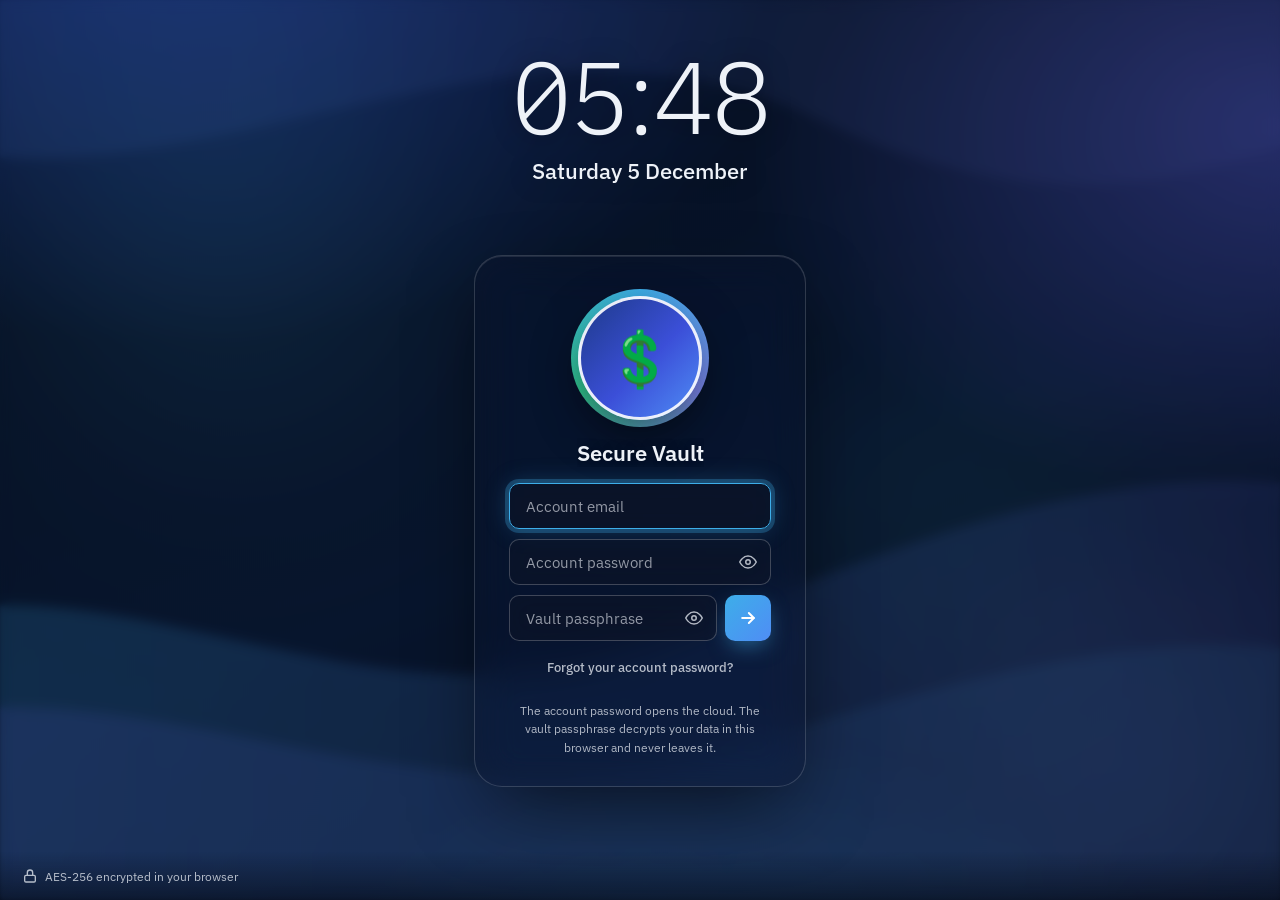
<file: index.html>
<!DOCTYPE html>
<html lang="en" data-build="2026-11-27-financial-audit-2">
<head>
    <meta charset="UTF-8">
    <meta name="viewport" content="width=device-width, initial-scale=1.0">
    <title>Financial Movement Dashboard</title>
    <script>try { if (localStorage.getItem('dashboard_fx') === 'off') document.documentElement.classList.add('fx-off'); } catch (e) { /* storage unavailable */ }</script>
    <link rel="icon" href="data:image/svg+xml,<svg xmlns=%22http://www.w3.org/2000/svg%22 viewBox=%220 0 100 100%22><text y=%22.9em%22 font-size=%2290%22>💲</text></svg>">
    <!-- Supabase is pinned to one exact version (2.119.2) so an update by its makers can never change your site without you knowing. To update it on purpose, change the number below. -->
    <!-- libs:start -->
    <!-- The two outside libraries. If supabase.js and crypto-js.min.js sit in this folder they are used (works even if the internet host is down); if not, the same versions are loaded from the internet. -->
    <script src="supabase.js"></script>
    <script>window.__libSrc = window.__libSrc || {}; if (window.supabase && window.supabase.createClient) { window.__libSrc.supabase = 'folder'; } else { window.__libSrc.supabase = 'online'; document.write('<script src="https://cdn.jsdelivr.net/npm/@supabase/supabase-js@2.119.2"><\/script>'); }</script>
    <script src="crypto-js.min.js"></script>
    <script>if (window.CryptoJS && window.CryptoJS.AES) { window.__libSrc.crypto = 'folder'; } else { window.__libSrc.crypto = 'online'; document.write('<script src="https://cdnjs.cloudflare.com/ajax/libs/crypto-js/4.1.1/crypto-js.min.js"><\/script>'); }</script>
    <!-- libs:end -->
    <link rel="stylesheet" href="style.css" onerror="(window.__missingFiles=window.__missingFiles||[]).push('style.css')">
    <link href="https://fonts.googleapis.com/css2?family=IBM+Plex+Sans:wght@300;400;500;600;700&display=swap" rel="stylesheet">
    
    



</head>
<body class="locked">




<!-- SECURE LOGIN SCREEN (aurora + glass card + avatar ring + stagger + shimmer + greeting) -->
<div id="login-overlay" class="plasma-lock">
    <div class="pl-wallpaper" aria-hidden="true">
        <div class="aurora a1"></div>
        <div class="aurora a2"></div>
        <div class="aurora a3"></div>
        <svg viewBox="0 0 1600 900" preserveAspectRatio="xMidYMid slice" xmlns="http://www.w3.org/2000/svg">
            <defs>
                <linearGradient id="plw1" x1="0" y1="0" x2="1" y2="0"><stop offset="0" stop-color="#3daee9" stop-opacity="0.30"/><stop offset="1" stop-color="#6366f1" stop-opacity="0.16"/></linearGradient>
                <linearGradient id="plw2" x1="0" y1="0" x2="1" y2="0"><stop offset="0" stop-color="#6366f1" stop-opacity="0.24"/><stop offset="1" stop-color="#3daee9" stop-opacity="0.12"/></linearGradient>
                <linearGradient id="plw3" x1="0" y1="0" x2="1" y2="0"><stop offset="0" stop-color="#4f8df5" stop-opacity="0.20"/><stop offset="1" stop-color="#818cf8" stop-opacity="0.08"/></linearGradient>
            </defs>
            <path d="M0,120 C320,260 640,-40 980,120 C1250,250 1450,160 1600,60 L1600,0 L0,0 Z" fill="url(#plw3)"/>
            <path d="M0,640 C260,520 520,760 820,640 C1100,530 1340,420 1600,520 L1600,900 L0,900 Z" fill="url(#plw1)"/>
            <path d="M0,730 C300,640 560,850 900,745 C1180,660 1400,600 1600,690 L1600,900 L0,900 Z" fill="url(#plw2)"/>
        </svg>
    </div>
    <div class="pl-clock">
        <div id="pl-time" class="pl-anim d1">--:--</div>
        <div id="pl-date" class="pl-anim d2">&nbsp;</div>
    </div>
    <main class="pl-center">
        <div class="pl-glass pl-anim d3">
            <div class="pl-avatar-wrap">
                <div class="pl-avatar-glow" aria-hidden="true"></div>
                <div class="pl-avatar-ring" aria-hidden="true"></div>
                <div class="pl-avatar" aria-hidden="true">💲</div>
            </div>
            <div class="pl-user pl-anim d5">Secure Vault</div>
            <div id="login-panel" class="pl-anim d6">
                <div class="pl-stack" id="pl-form">
                    <div class="pl-field"><input type="email" id="acct-email" placeholder="Account email" aria-label="Account email" autocomplete="username" style="padding-right:16px" onkeydown="if(event.key==='Enter') initSession()"></div>
                    <div class="pl-field"><input type="password" id="acct-pwd" placeholder="Account password" aria-label="Account password" autocomplete="current-password" onkeydown="capsCheck(event); if(event.key==='Enter') initSession()" onkeyup="capsCheck(event)"><button type="button" class="toggle-password-btn" onclick="togglePasswordVisibility('acct-pwd')" title="Show/Hide" aria-label="Show or hide Account password" tabindex="-1"><svg xmlns="http://www.w3.org/2000/svg" width="18" height="18" viewBox="0 0 24 24" fill="none" stroke="currentColor" stroke-width="2" stroke-linecap="round" stroke-linejoin="round"><path d="M1 12s4-8 11-8 11 8 11 8-4 8-11 8-11-8-11-8z"></path><circle cx="12" cy="12" r="3"></circle></svg></button></div>
                    <div class="pl-form">
                        <div class="pl-field"><input type="password" id="master-pwd" placeholder="Vault passphrase" aria-label="Vault passphrase" autocomplete="off" onkeydown="capsCheck(event); if(event.key==='Enter') initSession()" onkeyup="capsCheck(event)"><button type="button" class="toggle-password-btn" onclick="togglePasswordVisibility('master-pwd')" title="Show/Hide" aria-label="Show or hide Vault passphrase" tabindex="-1"><svg xmlns="http://www.w3.org/2000/svg" width="18" height="18" viewBox="0 0 24 24" fill="none" stroke="currentColor" stroke-width="2" stroke-linecap="round" stroke-linejoin="round"><path d="M1 12s4-8 11-8 11 8 11 8-4 8-11 8-11-8-11-8z"></path><circle cx="12" cy="12" r="3"></circle></svg></button></div>
                        <button type="button" id="unlock-btn" class="pl-go" onclick="initSession()" aria-label="Unlock" title="Unlock">
                            <svg xmlns="http://www.w3.org/2000/svg" width="20" height="20" viewBox="0 0 24 24" fill="none" stroke="currentColor" stroke-width="2.4" stroke-linecap="round" stroke-linejoin="round"><path d="M5 12h14"></path><path d="m13 6 6 6-6 6"></path></svg>
                        </button>
                    </div>
                </div>
                <button type="button" class="pl-linkbtn" onclick="showLoginPanel('forgot')">Forgot your account password?</button>
            </div>
            <div id="forgot-panel" class="pl-panel" hidden>
                <p class="pl-panel-note">Enter your account email and we will send you a link to choose a new password.</p>
                <div class="pl-stack">
                    <div class="pl-field"><input type="email" id="reset-email" placeholder="Account email" aria-label="Account email" autocomplete="email" style="padding-right:16px" onkeydown="if(event.key==='Enter') sendResetLink()"></div>
                    <button type="button" id="reset-btn" class="pl-wide" onclick="sendResetLink()">Send reset link</button>
                </div>
                <button type="button" class="pl-linkbtn" onclick="showLoginPanel('login')">← Back to sign in</button>
            </div>
            <div id="recovery-panel" class="pl-panel" hidden>
                <p class="pl-panel-note">Choose a new account password (8+ characters). Your vault passphrase does not change.</p>
                <div class="pl-stack">
                    <div class="pl-field"><input type="password" id="new-pwd" placeholder="New password" aria-label="New password" autocomplete="new-password"><button type="button" class="toggle-password-btn" onclick="togglePasswordVisibility('new-pwd')" title="Show/Hide" aria-label="Show or hide New password" tabindex="-1"><svg xmlns="http://www.w3.org/2000/svg" width="18" height="18" viewBox="0 0 24 24" fill="none" stroke="currentColor" stroke-width="2" stroke-linecap="round" stroke-linejoin="round"><path d="M1 12s4-8 11-8 11 8 11 8-4 8-11 8-11-8-11-8z"></path><circle cx="12" cy="12" r="3"></circle></svg></button></div>
                    <div class="pl-field"><input type="password" id="new-pwd2" placeholder="Repeat new password" aria-label="Repeat new password" autocomplete="new-password" onkeydown="if(event.key==='Enter') submitNewPassword()"></div>
                    <button type="button" id="recovery-btn" class="pl-wide" onclick="submitNewPassword()">Save new password</button>
                </div>
            </div>
            <div id="pl-caps" class="pl-caps">Caps Lock is on</div>
            <div id="login-error" class="login-error" role="alert"></div>
            <div id="login-info" class="login-error login-info" role="status"></div>
            <p class="pl-hint">The account password opens the cloud. The vault passphrase decrypts your data in this browser and never leaves it.</p>
        </div>
    </main>
    <footer class="pl-bar">
        <span class="pl-note">
            <svg viewBox="0 0 24 24" fill="none" stroke="currentColor" stroke-width="2" stroke-linecap="round" stroke-linejoin="round" aria-hidden="true"><rect x="4" y="11" width="16" height="10" rx="2"></rect><path d="M8 11V7a4 4 0 0 1 8 0v4"></path></svg>
            <span>AES-256 encrypted in your browser</span>
        </span>
    </footer>
</div>

<!-- RECURRING TEMPLATES MODAL -->
<div id="recurring-modal" class="modal-overlay" onclick="if(event.target===this) closeRecurringModal()">
    <div class="modal-card">
        <div class="card-header" style="margin-bottom: 16px;">
            <h2><span class="h-ico"><svg viewBox="0 0 24 24" fill="none" stroke="currentColor" stroke-width="2" stroke-linecap="round" stroke-linejoin="round" aria-hidden="true"><path d="m17 2 4 4-4 4"></path><path d="M3 11v-1a4 4 0 0 1 4-4h14"></path><path d="m7 22-4-4 4-4"></path><path d="M21 13v1a4 4 0 0 1-4 4H3"></path></svg></span>Manage Recurring Templates</h2>
            <button class="btn-secondary" onclick="closeRecurringModal()">✕ Close</button>
        </div>
        <p style="font-size: 0.82rem; color: var(--text-muted); margin-bottom: 16px;">
            Configure monthly fixed bills or salary entries here. Click <strong>"⚡ Apply to Current Month"</strong> to instantly inject them into your active month's ledger.
        </p>
        <div style="display: grid; grid-template-columns: 1.4fr 1.2fr 1fr 74px auto; gap: 8px; margin-bottom: 16px;">
            <input type="text" id="rec-desc" placeholder="Description (e.g. Rent)">
            <select id="rec-cat">
                <option value="">-- Expense Cat --</option>
            </select>
            <input type="number" step="0.01" id="rec-amount" placeholder="Amount ($)">
            <input type="number" id="rec-day" min="1" max="31" placeholder="Day" aria-label="Day of the month it is due">
            <button class="btn" onclick="addRecurringTemplate()">+ Add</button>
        </div>
        <div class="table-container-clean" style="margin-bottom: 16px;">
            <table>
                <thead><tr><th>Description</th><th>Category</th><th style="width: 60px; text-align: center;">Day</th><th class="col-num">Amount ($)</th><th style="width: 70px; text-align: center;">Action</th></tr></thead>
                <tbody id="recurring-tbody"></tbody>
            </table>
        </div>
        <label class="rec-auto"><input type="checkbox" id="rec-auto" onchange="toggleAutoRecurring(this.checked)">
            <span><strong>Auto-add each month</strong><br>When you unlock the app, bills whose day has arrived are added to the current month as Pending. A line you delete is not added again.</span>
        </label>
        <div style="display: flex; justify-content: flex-end; gap: 10px;">
            <button class="btn" onclick="applyRecurringToActiveMonth()">⚡ Apply Templates to Active Month</button>
        </div>
    </div>
</div>

<!-- NEW TRANSACTION MODAL -->
<div id="link-modal" class="modal-overlay" onclick="if(event.target===this) cancelTransferLink()">
    <div class="modal-card modal-sm" role="dialog" aria-modal="true" aria-labelledby="link-modal-title">
        <div class="modal-head"><h3 id="link-modal-title">Send to another account?</h3></div>
        <p id="link-modal-text" class="modal-note"></p>
        <div class="form-field" id="link-modal-pick" style="display:none">
            <label for="link-modal-select">Send to account</label>
            <select id="link-modal-select"></select>
        </div>
        <div class="modal-actions" style="display:flex;gap:8px;flex-wrap:wrap;justify-content:flex-end">
            <button type="button" class="btn btn-secondary" id="link-modal-no" onclick="answerTransferLink(false)">No, keep it only here</button>
            <button type="button" class="btn" id="link-modal-yes" onclick="answerTransferLink(true)">Yes</button>
        </div>
    </div>
</div>

<div id="txn-modal" class="modal-overlay" onclick="if(event.target===this) closeTransactionModal()">
    <div class="modal-card modal-sm" role="dialog" aria-modal="true" aria-labelledby="txn-modal-title">
        <div class="modal-head">
            <h3 id="txn-modal-title">New Transaction</h3>
            <button type="button" class="modal-close" onclick="closeTransactionModal()" aria-label="Close">✕</button>
        </div>
        <div class="form-field">
            <label for="tm-desc">Description</label>
            <input type="text" id="tm-desc" placeholder="e.g. Whole Foods Market" autocomplete="off" oninput="onTxnDescInput()" onkeydown="if(event.key==='Enter') saveTransactionFromModal()">
        </div>
        <div class="form-row">
            <div class="form-field">
                <label for="tm-amount">Amount ($)</label>
                <input type="number" id="tm-amount" step="0.01" min="0" inputmode="decimal" placeholder="45.00" onkeydown="if(event.key==='Enter') saveTransactionFromModal()">
            </div>
            <div class="form-field">
                <label for="tm-type">Type</label>
                <select id="tm-type" onchange="onTxnTypeChange()">
                    <option value="expense">Expense</option>
                    <option value="credit">Credit</option>
                    <option value="transfer">Transfer to another account</option>
                </select>
            </div>
        </div>
        <div class="form-row">
            <div class="form-field" id="tm-dest-wrap" style="display:none">
                <label for="tm-dest">Send to account</label>
                <select id="tm-dest"></select>
            </div>
            <div class="form-field" id="tm-cat-wrap">
                <label for="tm-cat">Category</label>
                <select id="tm-cat" onchange="txmCatTouched = true"></select>
            </div>
            <div class="form-field">
                <label for="tm-date">Date</label>
                <input type="date" id="tm-date" onchange="updateTxnModalSummary()" oninput="updateTxnModalSummary()" onkeydown="if(event.key==='Enter') saveTransactionFromModal()">
            </div>
        </div>
        <div class="form-row">
            <div class="form-field">
                <label for="tm-repeat">Repeat (adds to Schedules)</label>
                <select id="tm-repeat">
                    <option value="once" selected>Does not repeat</option>
                    <option value="weekly">Weekly</option>
                    <option value="fortnightly">Fortnightly</option>
                    <option value="monthly">Monthly</option>
                    <option value="quarterly">Quarterly</option>
                    <option value="yearly">Yearly</option>
                </select>
            </div>
        </div>
        <div class="tm-paid-row">
            <div class="paid-toggle" title="Switch on if this line is already paid / received">
                <input type="checkbox" id="tm-paid" role="switch" aria-label="Mark as paid">
                <span class="pt-track"><span class="pt-knob"></span></span>
            </div>
            <label for="tm-paid" class="tm-paid-label"><strong>Mark as paid</strong><small>Off = Pending. On = already paid (or received).</small></label>
        </div>
        <div class="tm-summary">
            <div class="tm-sum-head"><span>Period Summary (Cleared)</span><span id="tm-sum-month">--</span></div>
            <div class="tm-sum-grid">
                <div><small>Credits Received</small><b id="tm-sum-cr" class="text-success">$0.00</b></div>
                <div><small>Debits Paid</small><b id="tm-sum-db" class="text-danger">$0.00</b></div>
                <div><small>Debits to Pay</small><b id="tm-sum-topay">$0.00</b></div>
                <div><small>Current Balance</small><b id="tm-sum-bal">$0.00</b></div>
            </div>
            <p class="tm-sum-note">Pending lines count here once they are marked Paid (use the switch above or the ledger).</p>
        </div>
        <div class="modal-actions">
            <label class="tm-again"><input type="checkbox" id="tm-again"> Add another</label>
            <button type="button" class="btn-secondary" onclick="closeTransactionModal()">Cancel</button>
            <button type="button" class="btn" onclick="saveTransactionFromModal()">Save Transaction</button>
        </div>
    </div>
</div>

<!-- SCHEDULE MODAL -->
<div id="sched-modal" class="modal-overlay" onclick="if(event.target===this) closeScheduleModal()">
    <div class="modal-card modal-sm" role="dialog" aria-modal="true" aria-labelledby="sched-modal-title">
        <div class="modal-head">
            <h3 id="sched-modal-title">New Schedule</h3>
            <button type="button" class="modal-close" onclick="closeScheduleModal()" aria-label="Close">✕</button>
        </div>
        <div class="form-row">
            <div class="form-field">
                <label for="sm-name">Name</label>
                <input type="text" id="sm-name" placeholder="e.g. Internet bill" autocomplete="off" onkeydown="if(event.key==='Enter') saveSchedule()">
            </div>
            <div class="form-field">
                <label for="sm-payee">Payee (optional)</label>
                <input type="text" id="sm-payee" placeholder="e.g. Fast Internet" autocomplete="off" onkeydown="if(event.key==='Enter') saveSchedule()">
            </div>
        </div>
        <div class="form-row">
            <div class="form-field">
                <label for="sm-amount">Amount ($)</label>
                <input type="number" id="sm-amount" step="0.01" min="0" inputmode="decimal" placeholder="140.00" onkeydown="if(event.key==='Enter') saveSchedule()">
            </div>
            <div class="form-field">
                <label for="sm-kind">Type</label>
                <select id="sm-kind" onchange="onSchedKindChange()">
                    <option value="out">Expense (money out)</option>
                    <option value="in">Credit (money in)</option>
                    <option value="transfer">Transfer to another account</option>
                </select>
            </div>
        </div>
        <div class="form-row">
            <div class="form-field" id="sm-dest-wrap" style="display:none">
                <label for="sm-dest">Send to account</label>
                <select id="sm-dest"></select>
            </div>
            <div class="form-field" id="sm-cat-wrap">
                <label for="sm-cat">Category</label>
                <select id="sm-cat"></select>
            </div>
        </div>
        <div class="form-row">
            <div class="form-field">
                <label for="sm-date">Next date</label>
                <input type="date" id="sm-date" oninput="if (schedFromTx) schedFromTx.dateTouched = true" onkeydown="if(event.key==='Enter') saveSchedule()">
            </div>
            <div class="form-field">
                <label for="sm-cycle">Repeats</label>
                <select id="sm-cycle" onchange="onSchedCycleChange()">
                    <option value="once">Does not repeat</option>
                    <option value="weekly">Weekly</option>
                    <option value="fortnightly">Fortnightly</option>
                    <option value="monthly" selected>Monthly</option>
                    <option value="quarterly">Quarterly</option>
                    <option value="yearly">Yearly</option>
                </select>
            </div>
        </div>
        <p id="sm-fromtx-note" class="hint" style="display:none;margin:4px 0 10px;font-size:0.82rem;color:var(--text-muted)"></p>
        <div class="modal-actions">
            <button type="button" class="btn-secondary" onclick="closeScheduleModal()">Cancel</button>
            <button type="button" class="btn" id="sm-save" onclick="saveSchedule()">Save Schedule</button>
        </div>
    </div>
</div>

<!-- NEW / EDIT BUDGET MODAL (with 3-month average suggestion) -->
<div id="budget-modal" class="modal-overlay" onclick="if(event.target===this) closeBudgetModal()">
    <div class="modal-card modal-sm" role="dialog" aria-modal="true" aria-labelledby="budget-modal-title">
        <div class="modal-head">
            <h3 id="budget-modal-title">New Budget</h3>
            <button type="button" class="modal-close" onclick="closeBudgetModal()" aria-label="Close">✕</button>
        </div>
        <div class="form-field">
            <label for="bm-cat">Category</label>
            <select id="bm-cat" onchange="onBudgetCatChange()"></select>
        </div>
        <div class="form-field">
            <label for="bm-limit">Budget limit ($)</label>
            <input type="number" id="bm-limit" step="10" min="0" inputmode="decimal" placeholder="e.g. 600.00" onkeydown="if(event.key==='Enter') saveBudgetFromModal()">
        </div>
        <p class="modal-note" id="bm-note"></p>
        <div class="bm-hint" id="bm-avg-hint" style="display: none;">
            <span>You spent an average of <strong id="bm-avg-val">$0</strong> per month here over the last 3 months.</span>
            <button type="button" class="btn" style="height: 30px; padding: 0 12px; font-size: 0.76rem; border-radius: 8px;" onclick="useAvgAsBudget()">Use average</button>
        </div>
        <div class="modal-actions">
            <button type="button" class="btn-secondary" onclick="closeBudgetModal()">Cancel</button>
            <button type="button" class="btn" onclick="saveBudgetFromModal()">Save Budget</button>
        </div>
    </div>
</div>

<!-- SECURITY MODAL: change vault passphrase / account password -->
<div id="security-modal" class="modal-overlay" onclick="if(event.target===this) closeSecurityModal()">
    <div class="modal-card modal-sm" role="dialog" aria-modal="true" aria-labelledby="security-modal-title">
        <div class="modal-head">
            <h3 id="security-modal-title">Security</h3>
            <button type="button" class="modal-close" onclick="closeSecurityModal()" aria-label="Close">✕</button>
        </div>
        <div class="sec-section">
            <h4>Change vault passphrase</h4>
            <p class="modal-note">Re-encrypts all your data with a new passphrase. Write the new one down: if it is lost, nobody can recover your data.</p>
            <div class="form-field"><label for="sp-old">Current passphrase</label><input type="password" id="sp-old" autocomplete="off"></div>
            <div class="form-field"><label for="sp-new">New passphrase (10+ characters)</label><input type="password" id="sp-new" autocomplete="new-password"></div>
            <div class="form-field"><label for="sp-new2">Repeat new passphrase</label><input type="password" id="sp-new2" autocomplete="new-password" onkeydown="if(event.key==='Enter') changeVaultPassphrase()"></div>
            <label class="sec-check"><input type="checkbox" id="sp-backup" checked> Download a backup file first (recommended)</label>
            <div id="sp-msg" class="sec-msg" role="status"></div>
            <div class="modal-actions"><button type="button" class="btn" id="sp-btn" onclick="changeVaultPassphrase()">Change passphrase</button></div>
        </div>
        <div class="sec-section">
            <h4>Change account password</h4>
            <p class="modal-note">The password you use to sign in to the cloud account. Your vault passphrase is not affected.</p>
            <div class="form-field"><label for="ap-old">Current account password</label><input type="password" id="ap-old" autocomplete="current-password"></div>
            <div class="form-field"><label for="ap-new">New account password (8+ characters)</label><input type="password" id="ap-new" autocomplete="new-password"></div>
            <div class="form-field"><label for="ap-new2">Repeat new account password</label><input type="password" id="ap-new2" autocomplete="new-password" onkeydown="if(event.key==='Enter') changeAccountPassword()"></div>
            <div id="ap-msg" class="sec-msg" role="status"></div>
            <div class="modal-actions"><button type="button" class="btn" id="ap-btn" onclick="changeAccountPassword()">Change account password</button></div>
        </div>
    </div>
</div>

<!-- MAIN APP -->
<div class="container" id="main-app" style="display: none;">
<div id="backup-bar" class="backup-bar" role="status" style="display:none"></div>
    <div class="app-shell">
    <div id="sidebar-backdrop" class="sidebar-backdrop" onclick="closeSidebar()"></div>
    <aside class="sidebar" id="sidebar" aria-label="Main navigation">
        <div class="nav-brand"><span class="nav-brand-logo" aria-hidden="true">💲</span><div><strong>Secure Vault</strong><small>Financial Dashboard</small></div></div>
        <nav class="nav">
            <button type="button" class="nav-item active" data-view="dashboard" onclick="showView('dashboard')" aria-current="page">
                <svg class="nav-icon" viewBox="0 0 24 24" fill="none" stroke="currentColor" stroke-width="2" stroke-linecap="round" stroke-linejoin="round" aria-hidden="true"><path d="M3 10.5 12 3l9 7.5"></path><path d="M5 9v12h14V9"></path><path d="M10 21v-6h4v6"></path></svg>
                <span>Dashboard</span>
                <span class="nav-badge" id="nav-due-dash" hidden></span>
            </button>
            <button type="button" class="nav-item" data-view="transactions" onclick="showView('transactions')">
                <svg class="nav-icon" viewBox="0 0 24 24" fill="none" stroke="currentColor" stroke-width="2" stroke-linecap="round" stroke-linejoin="round" aria-hidden="true"><path d="M19 7V4a1 1 0 0 0-1-1H5a2 2 0 0 0 0 4h15a1 1 0 0 1 1 1v4h-3a2 2 0 0 0 0 4h3a1 1 0 0 0 1-1v-2a1 1 0 0 0-1-1"></path><path d="M3 5v14a2 2 0 0 0 2 2h15a1 1 0 0 0 1-1v-4"></path></svg>
                <span>Transactions</span>
                <span class="nav-badge" id="nav-due-tx" hidden></span>
            </button>
            <div class="nav-group">
                <button type="button" class="nav-item nav-parent" aria-expanded="false" onclick="toggleNavGroup(this)">
                    <svg class="nav-icon" viewBox="0 0 24 24" fill="none" stroke="currentColor" stroke-width="2" stroke-linecap="round" stroke-linejoin="round" aria-hidden="true"><path d="M3 3v16a2 2 0 0 0 2 2h16"></path><path d="m19 9-5 5-4-4-3 3"></path></svg>
                    <span>Analytics</span>
                    <svg class="nav-chevron" viewBox="0 0 24 24" fill="none" stroke="currentColor" stroke-width="2.2" stroke-linecap="round" stroke-linejoin="round" aria-hidden="true"><path d="m6 9 6 6 6-6"></path></svg>
                </button>
                <div class="nav-sub-list"><div class="nav-sub-inner">
                    <button type="button" class="nav-sub" data-view="annual" onclick="showView('annual')">Annual Summary</button>
                    <button type="button" class="nav-sub" data-view="review" onclick="showView('review')">Year in Review</button>
                    <button type="button" class="nav-sub" data-view="multiyear" onclick="showView('multiyear')">Multi-Year Comparison</button>
                    <button type="button" class="nav-sub" data-view="trend" onclick="showView('trend')">Month vs Last Month</button>
                </div></div>
            </div>
            <button type="button" class="nav-item" data-view="budgets" onclick="showView('budgets')">
                <svg class="nav-icon" viewBox="0 0 24 24" fill="none" stroke="currentColor" stroke-width="2" stroke-linecap="round" stroke-linejoin="round" aria-hidden="true"><circle cx="12" cy="12" r="10"></circle><circle cx="12" cy="12" r="6"></circle><circle cx="12" cy="12" r="2"></circle></svg>
                <span>Budgets</span>
            </button>
            <div class="nav-group">
                <button type="button" class="nav-item nav-parent" aria-expanded="false" onclick="toggleNavGroup(this)">
                    <svg class="nav-icon" viewBox="0 0 24 24" fill="none" stroke="currentColor" stroke-width="2" stroke-linecap="round" stroke-linejoin="round" aria-hidden="true"><rect x="3" y="4" width="18" height="18" rx="2"></rect><path d="M16 2v4M8 2v4M3 10h18"></path></svg>
                    <span>Planning</span>
                    <svg class="nav-chevron" viewBox="0 0 24 24" fill="none" stroke="currentColor" stroke-width="2.2" stroke-linecap="round" stroke-linejoin="round" aria-hidden="true"><path d="m6 9 6 6 6-6"></path></svg>
                </button>
                <div class="nav-sub-list"><div class="nav-sub-inner">
                    <button type="button" class="nav-sub" data-view="forecast" onclick="showView('forecast')">Cash-Flow Forecast</button>
                    <button type="button" class="nav-sub" data-view="schedules" onclick="showView('schedules')">Schedules <span class="nav-badge" id="nav-due-sched" hidden></span></button>
                    <button type="button" class="nav-sub" data-view="subscriptions" onclick="showView('subscriptions')">Subscriptions &amp; Bills</button>
                </div></div>
            </div>
            <div class="nav-group">
                <button type="button" class="nav-item nav-parent" aria-expanded="false" onclick="toggleNavGroup(this)">
                    <svg class="nav-icon" viewBox="0 0 24 24" fill="none" stroke="currentColor" stroke-width="2" stroke-linecap="round" stroke-linejoin="round" aria-hidden="true"><path d="M12 2v20M17 5H9.5a3.5 3.5 0 0 0 0 7h5a3.5 3.5 0 0 1 0 7H6"></path></svg>
                    <span>Savings &amp; Investments</span>
                    <svg class="nav-chevron" viewBox="0 0 24 24" fill="none" stroke="currentColor" stroke-width="2.2" stroke-linecap="round" stroke-linejoin="round" aria-hidden="true"><path d="m6 9 6 6 6-6"></path></svg>
                </button>
                <div class="nav-sub-list"><div class="nav-sub-inner">
                    <button type="button" class="nav-sub" data-view="accounts" onclick="showView('accounts')">All Accounts</button>
                    <button type="button" class="nav-sub" data-view="networth" onclick="showView('networth')">Net Worth</button>
                    <button type="button" class="nav-sub" data-view="goals" onclick="showView('goals')">Savings Goals</button>
                    <button type="button" class="nav-sub" data-view="investments" onclick="showView('investments')">Investments</button>
                    <button type="button" class="nav-sub" data-view="interest" onclick="showView('interest')">Interest</button>
                </div></div>
            </div>
        </nav>
        <div class="side-accts" id="side-accts"></div>
        <div class="nav-footer">
            <div class="build-tag" title="If something looks wrong, tell me this version">Version 2026-11-27-financial-audit-2</div>
            <button type="button" class="nav-item" onclick="lockVault()">
                <svg class="nav-icon" viewBox="0 0 24 24" fill="none" stroke="currentColor" stroke-width="2" stroke-linecap="round" stroke-linejoin="round" aria-hidden="true"><rect x="4" y="11" width="16" height="10" rx="2"></rect><path d="M8 11V7a4 4 0 0 1 8 0v4"></path></svg>
                <span>Lock vault</span>
            </button>
        </div>
    </aside>
    <div class="app-main">
    <header>
        <div class="header-top-row">
            <div class="header-left">
            <button type="button" class="icon-btn-tooltip menu-toggle" onclick="toggleSidebar()" aria-label="Menu"><svg xmlns="http://www.w3.org/2000/svg" width="18" height="18" viewBox="0 0 24 24" fill="none" stroke="currentColor" stroke-width="2" stroke-linecap="round" stroke-linejoin="round"><path d="M4 6h16M4 12h16M4 18h16"></path></svg></button>
            <div class="dropdown">
                <button class="btn btn-secondary" style="padding: 8px 12px;" onclick="toggleDropdown(event)">⚙️ Options ▾</button>
                <div id="options-dropdown" class="dropdown-content">
                    <button onclick="closeOptionsDropdown(); openRecurringModal()">🔄 Recurring Templates</button>
                    <button id="due-days-btn" onclick="closeOptionsDropdown(); cycleDueDays()">⏰ Due-soon alert: 5 days</button>
                    <button onclick="closeOptionsDropdown(); sortTransactionsByDateManual()">📅 Sort by Date</button>
                    <button onclick="closeOptionsDropdown(); copyFromPreviousMonth('fixed')">📋 Copy Last Month's Fixed Lines</button>
                    <button onclick="closeOptionsDropdown(); copyFromPreviousMonth('all')">📋 Copy All of Last Month</button>
                    <button onclick="closeOptionsDropdown(); exportEncryptedBackup()">🔐 Encrypted Backup (zip, recommended)</button>
                    <button onclick="closeOptionsDropdown(); exportJSON()" title="This file is not encrypted: anyone who gets it can read your finances">💾 Backup JSON (not encrypted)</button>
                    <button onclick="closeOptionsDropdown(); exportCSV()">📄 Export Month (CSV)</button>
                    <button onclick="closeOptionsDropdown(); printReport()">🖨️ Print / Save Report (PDF)</button>
                    <label style="cursor: pointer;">
                        📂 Import JSON <input type="file" id="import-file" style="display: none;" accept=".json,.enc,.txt,.zip" onchange="closeOptionsDropdown(); importJSON(event)">
                    </label>
                    <button onclick="closeOptionsDropdown(); openSecurityModal()">🔑 Security (passwords)</button>
                    <button onclick="closeOptionsDropdown(); resetMonthData()">🔄 Reset Month</button>
                    <button onclick="closeOptionsDropdown(); renameAccount(activeAccountId)">✏️ Rename this account</button>
                    <button onclick="closeOptionsDropdown(); deleteAccount(activeAccountId)">🗑️ Delete this account</button>
                </div>
            </div>
            </div>
            <div class="header-title" style="flex: 1; text-align: center;">
                <h1 id="app-title-header">Financial Movement Dashboard</h1>
                <div class="header-sub">🔒 Encrypted · Synced to cloud</div>
            </div>
            <div class="header-controls-row">
                <div class="sync-wrap">
                    <button class="icon-btn-tooltip" id="sync-btn" onclick="refreshFromCloud()" aria-label="Sync">🔄</button>
                    <span class="sync-status" id="sync-status"></span>
                </div>
                <div class="sync-wrap">
                    <button class="icon-btn-tooltip" id="backup-btn" onclick="exportEncryptedBackup()" aria-label="Backup" title="Backup">💾</button>
                    <span class="sync-status backup-dot" id="backup-dot"></span>
                </div>
                <button class="icon-btn-tooltip" onclick="testDatabaseConnection()" aria-label="Test DB">
                    <svg xmlns="http://www.w3.org/2000/svg" width="16" height="16" viewBox="0 0 24 24" fill="none" stroke="currentColor" stroke-width="2" stroke-linecap="round" stroke-linejoin="round"><ellipse cx="12" cy="5" rx="9" ry="3"></ellipse><path d="M21 12c0 1.66-4 3-9 3s-9-1.34-9-3"></path><path d="M3 5v14c0 1.66 4 3 9 3s9-1.34 9-3V5"></path></svg>
                </button>
                <button class="icon-btn-tooltip" id="theme-toggle-btn" onclick="toggleTheme()" aria-label="Toggle Theme">☀</button>
                <button class="icon-btn-tooltip" id="privacy-btn" onclick="togglePrivacy()" aria-label="Enable privacy mode" aria-pressed="false">
                    <svg class="pv-eye" xmlns="http://www.w3.org/2000/svg" width="17" height="17" viewBox="0 0 24 24" fill="none" stroke="currentColor" stroke-width="2" stroke-linecap="round" stroke-linejoin="round" aria-hidden="true"><path d="M2 12s3.6-7 10-7 10 7 10 7-3.6 7-10 7S2 12 2 12z"/><circle cx="12" cy="12" r="3"/></svg>
                    <svg class="pv-eye-off" xmlns="http://www.w3.org/2000/svg" width="17" height="17" viewBox="0 0 24 24" fill="none" stroke="currentColor" stroke-width="2" stroke-linecap="round" stroke-linejoin="round" aria-hidden="true"><path d="M17.94 17.94A10.5 10.5 0 0 1 12 19c-6.4 0-10-7-10-7a18.6 18.6 0 0 1 5.06-5.94M9.9 4.24A9.8 9.8 0 0 1 12 4c6.4 0 10 7 10 7a18.5 18.5 0 0 1-2.16 3.19M14.12 14.12a3 3 0 1 1-4.24-4.24"/><path d="M1 1l22 22"/></svg>
                </button>
                <button class="icon-btn-tooltip" onclick="lockVault()" aria-label="Lock">🔒</button>
                <label class="fx-toggle" title="Glass effects: blur, moving glow and hover lift. Turn off for a lighter, faster page.">
                    <input type="checkbox" id="fx-toggle" role="switch" aria-label="Glass effects" checked onchange="setFx(this.checked)">
                    <span class="fx-track"><span class="fx-knob"></span></span>
                    <span class="fx-text">Glass</span>
                </label>
            </div>
        </div>
        <div class="header-actions">
            <select id="account-dropdown" class="select-picker" style="width: 250px;" onchange="onAccountDropdown(this.value)" aria-label="Account"></select>
            <select id="year-dropdown" class="select-picker" style="width: 140px;" onchange="switchYear(this.value)">
                <option value="2025">🗓️ 2025</option>
                <option value="2026" selected>🗓️ 2026</option>
                <option value="2027">🗓️ 2027</option>
                <option value="2028">🗓️ 2028</option>
                <option value="2029">🗓️ 2029</option>
                <option value="2030">🗓️ 2030</option>
            </select>
            <div id="month-nav" class="month-nav">
            <button class="icon-btn-tooltip" onclick="changeMonth(-1)" aria-label="Previous month">‹</button>
            <select id="month-dropdown" class="select-picker" style="width: 250px;" onchange="switchMonth(this.value)">
                <option value="january">📅 January</option>
                <option value="february">📅 February</option>
                <option value="march">📅 March</option>
                <option value="april">📅 April</option>
                <option value="may">📅 May</option>
                <option value="june">📅 June</option>
                <option value="july">📅 July</option>
                <option value="august">📅 August</option>
                <option value="september" selected>📅 September</option>
                <option value="october">📅 October</option>
                <option value="november">📅 November</option>
                <option value="december">📅 December</option>
            </select>
            <button class="icon-btn-tooltip" onclick="changeMonth(1)" aria-label="Next month">›</button>
            </div>
        </div>
    </header>

    <!-- MONTHLY TREND VIEW -->
    <div id="monthly-trend-view" class="view-pane" style="display: none;">
        <div class="mv-head">
            <div>
                <h2 class="mv-title" id="mv-title">Month vs Last Month</h2>
                <div class="mv-sub" id="mv-sub">&nbsp;</div>
            </div>
            <div class="seg-pills" id="mv-mode" role="group" aria-label="Comparison basis" style="display: none;">
                <button type="button" class="pill active" data-mode="same" onclick="setMvMode('same')">Same point of month</button>
                <button type="button" class="pill" data-mode="full" onclick="setMvMode('full')">Full previous month</button>
            </div>
        </div>
        <div id="mv-body"></div>
    </div>

    <!-- YEAR IN REVIEW VIEW -->
    <div id="review-view" class="view-pane" style="display: none;">
        <div class="mv-head">
            <div>
                <h2 class="mv-title" id="yr-title">Year in Review</h2>
                <div class="mv-sub" id="yr-sub">&nbsp;</div>
            </div>
        </div>
        <div id="yr-body"></div>
    </div>

    <!-- ALL ACCOUNTS VIEW -->
    <div id="accounts-view" class="view-pane" style="display: none;">
        <div class="mv-head">
            <div>
                <h2 class="mv-title">All Accounts</h2>
                <div class="mv-sub" id="acct-sub">&nbsp;</div>
            </div>
        </div>
        <div id="acct-body"></div>
    </div>

    <!-- INTEREST VIEW -->
    <div id="interest-view" class="view-pane" style="display: none;">
        <div class="mv-head">
            <div>
                <h2 class="mv-title">Interest</h2>
                <div class="mv-sub" id="int-sub">&nbsp;</div>
            </div>
            <button type="button" class="btn" onclick="openInterestEntry()">+ Add interest payment</button>
        </div>
        <div id="int-body"></div>
    </div>

    <!-- NET WORTH VIEW -->
    <div id="networth-view" class="view-pane" style="display: none;">
        <div class="mv-head">
            <div>
                <h2 class="mv-title">Net Worth</h2>
                <div class="mv-sub" id="nw-sub">&nbsp;</div>
            </div>
        </div>
        <div id="nw-body"></div>
    </div>

    <!-- INVESTMENTS VIEW -->
    <div id="invest-view" class="view-pane" style="display: none;">
        <div class="mv-head">
            <div>
                <h2 class="mv-title">Investments</h2>
                <div class="mv-sub" id="iv-sub">&nbsp;</div>
            </div>
        </div>
        <div id="iv-body"></div>
    </div>

    <!-- MULTI-YEAR VIEW -->
    <div id="multi-year-view" class="view-pane" style="display: none;">
        <div class="chart-container">
            <div class="chart-header">
                <h3>Multi-Year Financial Trend (2025 - 2030)</h3>
                <span style="font-size: 0.8rem; color: var(--text-muted);">Comparing Annual Income vs Spends vs Net Savings</span>
            </div>
            <div id="multi-year-bar-chart" class="multi-year-bar-grid"></div>
            <div class="chart-legend">
                <div class="legend-item"><div class="legend-dot" style="background: var(--success);"></div> Annual Income</div>
                <div class="legend-item"><div class="legend-dot" style="background: var(--danger);"></div> Annual Spends</div>
                <div class="legend-item"><div class="legend-dot" style="background: var(--accent);"></div> Net Savings</div>
            </div>
        </div>
        <div class="card">
            <div class="card-header">
                <h2><span class="h-ico"><svg viewBox="0 0 24 24" fill="none" stroke="currentColor" stroke-width="2" stroke-linecap="round" stroke-linejoin="round" aria-hidden="true"><rect x="3" y="3" width="18" height="18" rx="2"></rect><path d="M3 9h18M3 15h18M9 3v18"></path></svg></span>Multi-Year Summary Table</h2>
            </div>
            <div class="table-container-clean">
                <table>
                    <thead><tr><th>Year</th><th class="col-num">Total Income ($)</th><th class="col-num">Total Spends ($)</th><th class="col-num">Net Savings ($)</th><th class="col-num">Avg Monthly Spend ($)</th></tr></thead>
                    <tbody id="multi-year-tbody"></tbody>
                </table>
            </div>
        </div>
    </div>

    <!-- FORECAST VIEW -->
    <div id="forecast-view" class="view-pane" style="display: none;">
        <div class="annual-grid">
            <div class="stat-card">
                <span class="stat-card-title">Balance Today</span>
                <span id="fc-today" class="stat-card-value">$0.00</span>
                <span class="stat-card-sub">Cleared money this month</span>
            </div>
            <div class="stat-card">
                <span class="stat-card-title" id="fc-end-title">Balance in 30 Days</span>
                <span id="fc-end" class="stat-card-value">$0.00</span>
                <span class="stat-card-sub" id="fc-end-sub">&nbsp;</span>
            </div>
            <div class="stat-card">
                <span class="stat-card-title">Lowest Point</span>
                <span id="fc-low" class="stat-card-value">$0.00</span>
                <span class="stat-card-sub" id="fc-low-date">--</span>
            </div>
            <div class="stat-card">
                <span class="stat-card-title">Safe to Spend Now</span>
                <span id="fc-safe" class="stat-card-value" style="color: var(--accent);">$0.00</span>
                <span class="stat-card-sub">Without dipping below $0 in this window</span>
            </div>
        </div>
        <div class="card">
            <div class="card-header">
                <h2><span class="h-ico"><svg viewBox="0 0 24 24" fill="none" stroke="currentColor" stroke-width="2" stroke-linecap="round" stroke-linejoin="round" aria-hidden="true"><path d="m22 7-8.5 8.5-5-5L2 17"></path><path d="M16 7h6v6"></path></svg></span>Cash-Flow Forecast</h2>
                <div class="seg-pills" id="fc-pills">
                    <div class="pill" data-days="14" onclick="setForecastDays(14)">14 days</div>
                    <div class="pill active" data-days="30" onclick="setForecastDays(30)">30 days</div>
                    <div class="pill" data-days="60" onclick="setForecastDays(60)">60 days</div>
                    <div class="pill" data-days="90" onclick="setForecastDays(90)">90 days</div>
                </div>
            </div>
            <div id="fc-banner" class="fc-banner ok"></div>
            <div id="forecast-chart" class="fc-chart-wrap"></div>
            <div class="chart-legend">
                <div class="legend-item"><div class="legend-dot" style="background: var(--accent);"></div> Projected balance</div>
                <div class="legend-item"><div class="legend-dot" style="background: var(--success);"></div> Money in</div>
                <div class="legend-item"><div class="legend-dot" style="background: var(--danger);"></div> Money out</div>
            </div>
        </div>
        <div class="card">
            <div class="card-header">
                <h2><span class="h-ico"><svg viewBox="0 0 24 24" fill="none" stroke="currentColor" stroke-width="2" stroke-linecap="round" stroke-linejoin="round" aria-hidden="true"><rect x="3" y="4" width="18" height="18" rx="2"></rect><path d="M16 2v4M8 2v4M3 10h18"></path></svg></span>Upcoming Money Movements</h2>
                <span id="fc-count" class="chip">0 items</span>
            </div>
            <div class="table-container-scrollable" style="max-height: 440px;">
                <table class="data-table-auto">
                    <thead><tr><th>Date</th><th>What</th><th>Source</th><th class="col-num">Amount</th><th class="col-num">Balance After</th></tr></thead>
                    <tbody id="forecast-tbody"></tbody>
                </table>
            </div>
        </div>
    </div>

    <!-- SUBSCRIPTIONS VIEW (toggle replaces Pause/Resume) -->
    <div id="subs-view" class="view-pane" style="display: none;">
        <div class="annual-grid">
            <div class="stat-card">
                <span class="stat-card-title">Monthly Cost</span>
                <span id="subs-monthly" class="stat-card-value">$0.00</span>
                <span class="stat-card-sub">Active subscriptions &amp; bills</span>
            </div>
            <div class="stat-card">
                <span class="stat-card-title">Yearly Cost</span>
                <span id="subs-yearly" class="stat-card-value" style="color: var(--accent);">$0.00</span>
                <span class="stat-card-sub" id="subs-yearly-sub">&nbsp;</span>
            </div>
            <div class="stat-card">
                <span class="stat-card-title">Active</span>
                <span id="subs-count" class="stat-card-value">0</span>
                <span class="stat-card-sub" id="subs-paused">&nbsp;</span>
            </div>
            <div class="stat-card">
                <span class="stat-card-title">Next Due</span>
                <span id="subs-next" class="stat-card-value" style="font-size: 1.25rem;">--</span>
                <span class="stat-card-sub" id="subs-next-date">&nbsp;</span>
            </div>
        </div>
        <div class="card">
            <div class="card-header">
                <h2><span class="h-ico"><svg viewBox="0 0 24 24" fill="none" stroke="currentColor" stroke-width="2" stroke-linecap="round" stroke-linejoin="round" aria-hidden="true"><path d="M12 5v14M5 12h14"></path></svg></span>Add a Subscription or Recurring Bill</h2>
            </div>
            <div class="subs-form">
                <input type="text" id="sub-name" placeholder="Name (e.g. Netflix)" aria-label="Name" onkeydown="if(event.key==='Enter') addSubscription()">
                <input type="number" step="0.01" id="sub-amount" placeholder="Amount ($)" aria-label="Amount">
                <select id="sub-cycle" aria-label="Billing cycle">
                    <option value="monthly">Monthly</option>
                    <option value="weekly">Weekly</option>
                    <option value="fortnightly">Fortnightly</option>
                    <option value="quarterly">Quarterly</option>
                    <option value="yearly">Yearly</option>
                </select>
                <input type="date" id="sub-next" title="Next (or any past) due date" aria-label="Next due date">
                <select id="sub-cat" aria-label="Expense category"></select>
                <button class="btn" onclick="addSubscription()">+ Add</button>
            </div>
        </div>
        <div class="card">
            <div class="card-header">
                <h2><span class="h-ico"><svg viewBox="0 0 24 24" fill="none" stroke="currentColor" stroke-width="2" stroke-linecap="round" stroke-linejoin="round" aria-hidden="true"><path d="m17 2 4 4-4 4"></path><path d="M3 11v-1a4 4 0 0 1 4-4h14"></path><path d="m7 22-4-4 4-4"></path><path d="M21 13v1a4 4 0 0 1-4 4H3"></path></svg></span>Tracked Subscriptions</h2>
            </div>
            <div class="table-container-clean">
                <table class="data-table-auto">
                    <thead><tr><th>Name</th><th>Category</th><th>Cycle</th><th class="col-num">Amount</th><th class="col-num">Per Month</th><th class="col-num">Per Year</th><th>Next Due</th><th style="text-align: center;">Actions</th></tr></thead>
                    <tbody id="subs-tbody"></tbody>
                </table>
            </div>
        </div>
        <div class="card">
            <div class="card-header">
                <h2><span class="h-ico"><svg viewBox="0 0 24 24" fill="none" stroke="currentColor" stroke-width="2" stroke-linecap="round" stroke-linejoin="round" aria-hidden="true"><circle cx="11" cy="11" r="8"></circle><path d="m21 21-4.3-4.3"></path></svg></span>Detected in Your Ledger</h2>
                <span class="chip">Repeating charges you are not tracking yet</span>
            </div>
            <div id="subs-suggestions" class="suggest-list"></div>
        </div>
    </div>

    <!-- SCHEDULES VIEW -->
    <div id="sched-view" class="view-pane" style="display: none;">
        <div class="page-head">
            <div class="page-head-title">
                <h2>Schedules</h2>
                <span class="chip" id="sched-chip">--</span>
            </div>
            <div class="sched-head-actions">
                <button type="button" class="btn-secondary" id="sched-postall" onclick="postAllDueSchedules()">Post all due</button>
                <button type="button" class="btn" onclick="openScheduleModal()">+ Add Schedule</button>
            </div>
        </div>
        <label class="rec-auto sched-auto-row"><input type="checkbox" id="sched-auto" onchange="toggleAutoPostSchedules(this.checked)">
            <span><strong>Add due schedules automatically</strong><br>When you open the app (or switch to this account), every schedule whose date has arrived is added to your Transactions as Pending, and the schedule moves on to its next date. You still mark each one Paid yourself.</span>
        </label>
        <div class="card sched-card">
            <div class="sched-filter-row">
                <input type="search" id="sched-filter" class="sched-filter" placeholder="Filter schedules..." aria-label="Filter schedules" oninput="renderSchedules()">
            </div>
            <div class="table-container-clean">
                <table class="data-table-auto sched-table">
                    <thead><tr><th>Name</th><th>Payee</th><th>Account</th><th>Next date</th><th>Status</th><th class="col-num">Amount</th><th style="text-align:center;">Recurring</th><th></th></tr></thead>
                    <tbody id="sched-tbody"></tbody>
                </table>
            </div>
            <p class="sched-note">A schedule is a payment you expect: it shows as <b>Missed</b> once its date has passed, <b>Due</b> on the day, and <b>Upcoming</b> in the next 7 days. <b>Post</b> adds it to your Transactions and moves it to its next date. <b>Skip</b> moves it on without adding anything.</p>
        </div>
    </div>

    <!-- SAVINGS GOALS VIEW -->
    <div id="goals-view" class="view-pane" style="display: none;">
        <div class="annual-grid">
            <div class="stat-card">
                <span class="stat-card-title">Total Saved</span>
                <span id="goals-total-saved" class="stat-card-value text-success">$0.00</span>
            </div>
            <div class="stat-card">
                <span class="stat-card-title">Total Target</span>
                <span id="goals-total-target" class="stat-card-value">$0.00</span>
            </div>
            <div class="stat-card">
                <span class="stat-card-title">Needed Per Month</span>
                <span id="goals-needed" class="stat-card-value" style="color: var(--accent);">$0.00</span>
            </div>
            <div class="stat-card">
                <span class="stat-card-title" id="goals-avg-title">Avg Net Savings / Month</span>
                <span id="goals-avg" class="stat-card-value">$0.00</span>
            </div>
        </div>
        <div class="card">
            <div class="card-header">
                <h2><span class="h-ico"><svg viewBox="0 0 24 24" fill="none" stroke="currentColor" stroke-width="2" stroke-linecap="round" stroke-linejoin="round" aria-hidden="true"><path d="M4 15s1-1 4-1 5 2 8 2 4-1 4-1V3s-1 1-4 1-5-2-8-2-4 1-4 1z"></path><path d="M4 22v-7"></path></svg></span>Add a Goal</h2>
                <span id="goals-status" class="chip">No goals yet</span>
            </div>
            <div class="goal-form">
                <input type="text" id="goal-name" placeholder="Goal name (e.g. Emergency fund)" aria-label="Goal name" onkeydown="if(event.key==='Enter') addGoal()">
                <input type="number" step="0.01" id="goal-target" placeholder="Target ($)" aria-label="Target amount">
                <input type="number" step="0.01" id="goal-saved" placeholder="Saved so far ($)" aria-label="Already saved">
                <input type="date" id="goal-deadline" title="Target date (optional)" aria-label="Target date">
                <button class="btn" onclick="addGoal()">+ Add Goal</button>
            </div>
        </div>
        <div id="goals-list" class="goals-grid"></div>
    </div>

    <!-- ANNUAL SUMMARY VIEW -->
    <div id="annual-view" class="view-pane" style="display: none;">
        <div class="annual-grid">
            <div class="stat-card">
                <span class="stat-card-title">Total Annual Income</span>
                <span id="ann-total-income" class="stat-card-value text-success">$0.00</span>
            </div>
            <div class="stat-card">
                <span class="stat-card-title">Total Annual Spends</span>
                <span id="ann-total-spends" class="stat-card-value text-danger">$0.00</span>
            </div>
            <div class="stat-card">
                <span class="stat-card-title">Net Annual Savings</span>
                <span id="ann-net-savings" class="stat-card-value">$0.00</span>
            </div>
            <div class="stat-card">
                <span class="stat-card-title" title="Total spends divided by the months that have entries (empty months are skipped)">Monthly Average Spend</span>
                <span id="ann-avg-spend" class="stat-card-value" style="color: var(--accent);">$0.00</span>
            </div>
        </div>
        <div class="chart-container">
            <div class="chart-header">
                <h3 id="annual-chart-title">Monthly Income vs Spends Performance</h3>
                <span style="font-size: 0.8rem; color: var(--text-muted);">Hover bars for exact figures</span>
            </div>
            <div id="annual-bar-chart" class="bar-chart-grid"></div>
            <div class="chart-legend">
                <div class="legend-item"><div class="legend-dot" style="background: var(--success);"></div> Income / Credits</div>
                <div class="legend-item"><div class="legend-dot" style="background: var(--danger);"></div> Expenses / Spends</div>
            </div>
        </div>
        <div class="breakdowns-grid">
            <div class="card" style="margin-bottom: 0;">
                <div class="card-header">
                    <h2><span class="h-ico"><svg viewBox="0 0 24 24" fill="none" stroke="currentColor" stroke-width="2" stroke-linecap="round" stroke-linejoin="round" aria-hidden="true"><path d="M8 6h13M8 12h13M8 18h13"></path><path d="M3 6h.01M3 12h.01M3 18h.01"></path></svg></span>Top 20 Expense Categories</h2>
                </div>
                <div class="table-container-annual-cats">
                    <table>
                        <thead><tr><th>Category</th><th class="col-num">Total Spent ($)</th><th style="padding-left: 12px;">Share</th></tr></thead>
                        <tbody id="annual-categories-tbody"></tbody>
                    </table>
                </div>
            </div>
            <div class="card" style="margin-bottom: 0;">
                <div class="card-header">
                    <h2><span class="h-ico"><svg viewBox="0 0 24 24" fill="none" stroke="currentColor" stroke-width="2" stroke-linecap="round" stroke-linejoin="round" aria-hidden="true"><rect x="3" y="4" width="18" height="18" rx="2"></rect><path d="M16 2v4M8 2v4M3 10h18"></path></svg></span>Annual Breakdown by Month</h2>
                </div>
                <div class="table-container-clean">
                    <table>
                        <thead><tr><th>Month</th><th class="col-num">Income ($)</th><th class="col-num">Spent ($)</th><th class="col-num">Net Diff ($)</th></tr></thead>
                        <tbody id="annual-months-tbody"></tbody>
                    </table>
                </div>
            </div>
        </div>
    </div>

    <!-- DASHBOARD VIEW (YTD upgrade + swapped breakdown cards) -->
    <div id="dashboard-view" class="view-pane" style="display: none;">
        <div class="page-head">
            <div class="page-head-title">
                <h2><span class="h-ico"><svg viewBox="0 0 24 24" fill="none" stroke="currentColor" stroke-width="2" stroke-linecap="round" stroke-linejoin="round" aria-hidden="true"><rect x="3" y="3" width="7" height="9" rx="1"></rect><rect x="14" y="3" width="7" height="5" rx="1"></rect><rect x="14" y="12" width="7" height="9" rx="1"></rect><rect x="3" y="16" width="7" height="5" rx="1"></rect></svg></span>Dashboard Overview</h2>
                <span class="chip" id="ov-month">--</span>
            </div>
            <button type="button" class="btn" onclick="openTransactionModal()">+ Add Transaction</button>
        </div>
        <div id="ov-savings"></div>
        <div id="ov-due"></div>
        <div class="ov-alerts" id="ov-alerts"></div>
        <div class="ov-stats">
            <div class="stat-card">
                <div class="ov-stat-top">
                    <span class="stat-card-title">Total Balance<button type="button" class="help" data-help="The money you have right now. It only counts lines marked Paid, starting from last month's closing balance." aria-label="What is Total Balance?">?</button></span>
                    <span class="ov-ico ov-ico-blue"><svg viewBox="0 0 24 24" fill="none" stroke="currentColor" stroke-width="2" stroke-linecap="round" stroke-linejoin="round" aria-hidden="true"><path d="M19 7V4a1 1 0 0 0-1-1H5a2 2 0 0 0 0 4h15a1 1 0 0 1 1 1v4h-3a2 2 0 0 0 0 4h3a1 1 0 0 0 1-1v-2a1 1 0 0 0-1-1"></path><path d="M3 5v14a2 2 0 0 0 2 2h15a1 1 0 0 0 1-1v-4"></path></svg></span>
                </div>
                <div class="stat-card-value" id="ov-balance">$0.00</div>
                <div class="ov-trend" id="ov-balance-trend"></div>
            </div>
            <div class="stat-card">
                <div class="ov-stat-top">
                    <span class="stat-card-title">Monthly Income<button type="button" class="help" data-help="Everything you earn this month (wages and other credits), including income that has not arrived yet." aria-label="What is Monthly Income?">?</button></span>
                    <span class="ov-ico ov-ico-green"><svg viewBox="0 0 24 24" fill="none" stroke="currentColor" stroke-width="2.2" stroke-linecap="round" stroke-linejoin="round" aria-hidden="true"><path d="M12 5v14"></path><path d="m19 12-7 7-7-7"></path></svg></span>
                </div>
                <div class="stat-card-value" id="ov-income">$0.00</div>
                <div class="ov-trend" id="ov-income-trend"></div>
            </div>
            <div class="stat-card">
                <div class="ov-stat-top">
                    <span class="stat-card-title">Monthly Expenses<button type="button" class="help" data-help="Everything you spend this month, paid or not yet paid. Green means you are spending less than last month, red means more." aria-label="What is Monthly Expenses?">?</button></span>
                    <span class="ov-ico ov-ico-red"><svg viewBox="0 0 24 24" fill="none" stroke="currentColor" stroke-width="2.2" stroke-linecap="round" stroke-linejoin="round" aria-hidden="true"><path d="M12 19V5"></path><path d="m5 12 7-7 7 7"></path></svg></span>
                </div>
                <div class="stat-card-value" id="ov-expenses">$0.00</div>
                <div class="ov-trend" id="ov-expenses-trend"></div>
            </div>
            <div class="stat-card">
                <div class="ov-stat-top">
                    <span class="stat-card-title">Projected Balance<button type="button" class="help" data-help="Where your balance should end up once every Pending line is settled: your balance now, plus income still to arrive, minus bills still to pay." aria-label="What is Projected Balance?">?</button></span>
                    <span class="ov-ico ov-ico-violet"><svg viewBox="0 0 24 24" fill="none" stroke="currentColor" stroke-width="2.2" stroke-linecap="round" stroke-linejoin="round" aria-hidden="true"><path d="m22 7-8.5 8.5-5-5L2 17"></path><path d="M16 7h6v6"></path></svg></span>
                </div>
                <div class="stat-card-value" id="ov-proj">$0.00</div>
                <div class="ov-trend" id="ov-proj-trend"></div>
            </div>
        </div>
        <div class="card ov-ytd-card ov-month-card">
            <div class="card-header">
                <h2><span class="h-ico"><svg viewBox="0 0 24 24" fill="none" stroke="currentColor" stroke-width="2" stroke-linecap="round" stroke-linejoin="round" aria-hidden="true"><rect x="3" y="4" width="18" height="18" rx="2"></rect><path d="M16 2v4M8 2v4M3 10h18"></path><path d="m9 15 2 2 4-4"></path></svg></span>This Month<button type="button" class="help" data-help="How the month you are viewing is going. Earned and Spent include lines still marked Pending." aria-label="What is This Month?">?</button></h2>
                <span class="chip" id="mo-month">--</span>
            </div>
            <div class="ov-ytd">
                <div class="ov-ytd-item"><span class="lbl">Earned<button type="button" class="help" data-help="All the income for this month: money you have already received plus money you are still expecting." aria-label="What is Earned?">?</button></span><b id="mo-earned">$0.00</b><small id="mo-earned-sub"></small></div>
                <div class="ov-ytd-item"><span class="lbl">Spent<button type="button" class="help" data-help="All the spending for this month: bills you have already paid plus bills still waiting to be paid." aria-label="What is Spent?">?</button></span><b id="mo-spent">$0.00</b><small id="mo-spent-sub"></small></div>
                <div class="ov-ytd-item"><span class="lbl">Left Over<button type="button" class="help" data-help="What is left after spending: Earned minus Spent. Green means you are ahead. Red means you have spent more than you earn." aria-label="What is Left Over?">?</button></span><b id="mo-left">$0.00</b><small id="mo-left-sub"></small></div>
                <div class="ov-ytd-item"><span class="lbl">Savings Rate<button type="button" class="help" data-help="The share of this month's income that you keep: Left Over divided by Earned. 20% or more is great." aria-label="What is Savings Rate?">?</button></span><b id="mo-rate">--</b><small id="mo-rate-sub"></small></div>
            </div>
            <div class="mo-summary" id="mo-summary"></div>
            <div class="mo-bar">
                <div class="mo-bar-top"><span>Share of your income spent</span><span id="mo-bar-pct">--</span></div>
                <div class="progress-bar-bg"><div class="progress-bar-fill" id="mo-bar-fill" style="width: 0%"></div></div>
            </div>
            <p class="mo-note" id="mo-note"></p>
        </div>
        <div class="card ov-ytd-card">
            <div class="card-header">
                <h2><span class="h-ico"><svg viewBox="0 0 24 24" fill="none" stroke="currentColor" stroke-width="2" stroke-linecap="round" stroke-linejoin="round" aria-hidden="true"><path d="m22 7-8.5 8.5-5-5L2 17"></path><path d="M16 7h6v6"></path></svg></span>Year to Date<button type="button" class="help" data-help="Everything you have entered for the year shown, from January until now. Months with nothing entered are skipped, so they do not pull the numbers down." aria-label="What is Year to Date?">?</button></h2>
                <span class="chip" id="ytd-year">--</span>
            </div>
            <div class="ov-ytd">
                <div class="ov-ytd-item"><span class="lbl">Earned<button type="button" class="help" data-help="All the income you have entered this year, including income still marked Pending. Opening balances carried over from the year before are not counted." aria-label="What is Earned this year?">?</button></span><b id="ytd-income">$0.00</b><small id="ytd-income-sub"></small></div>
                <div class="ov-ytd-item"><span class="lbl">Spent<button type="button" class="help" data-help="All the spending you have entered this year, paid or not yet paid." aria-label="What is Spent this year?">?</button></span><b id="ytd-expenses">$0.00</b><small id="ytd-expenses-sub"></small></div>
                <div class="ov-ytd-item"><span class="lbl">Left Over<button type="button" class="help" data-help="Earned minus Spent for the year. Green means you are ahead for the year. Red means you have spent more than you earned." aria-label="What is Left Over this year?">?</button></span><b id="ytd-net">$0.00</b><small id="ytd-net-sub"></small></div>
                <div class="ov-ytd-item"><span class="lbl">Savings Rate<button type="button" class="help" data-help="The share of this year's income that you kept: Left Over divided by Earned. 20% or more is great, 10 to 20% is healthy, under 10% is low, and below 0% means you are overspending." aria-label="What is Savings Rate this year?">?</button></span><b id="ytd-rate">--</b><small id="ytd-rate-sub"></small></div>
            </div>
            <div class="mo-summary" id="ytd-summary"></div>
            <div class="mo-bar">
                <div class="mo-bar-top"><span>Share of your income spent</span><span id="ytd-bar-pct">--</span></div>
                <div class="progress-bar-bg"><div class="progress-bar-fill" id="ytd-bar-fill" style="width: 0%"></div></div>
            </div>
            <p class="mo-note" id="ytd-note"></p>
        </div>
        <div class="ov-charts">
            <div class="card">
                <div class="card-header">
                    <h2><span class="h-ico"><svg viewBox="0 0 24 24" fill="none" stroke="currentColor" stroke-width="2" stroke-linecap="round" stroke-linejoin="round" aria-hidden="true"><path d="M3 3v18h18"></path><path d="M18 17V9"></path><path d="M13 17V5"></path><path d="M8 17v-3"></path></svg></span>Cash Flow Overview<button type="button" class="help" data-help="Income (green) and expenses (red) for each of the last few months. Hover a bar to see the exact amounts." aria-label="What is Cash Flow Overview?">?</button></h2>
                    <select id="cf-range" class="ov-select" onchange="renderOverview()" aria-label="Cash flow period">
                        <option value="3">Last 3 Months</option>
                        <option value="6" selected>Last 6 Months</option>
                        <option value="12">Last 12 Months</option>
                    </select>
                </div>
                <div class="cf-chart">
                    <div class="cf-axis" id="cf-axis"></div>
                    <div class="cf-area">
                        <div class="cf-grid" id="cf-grid"></div>
                        <div class="cf-cols" id="cf-cols"></div>
                    </div>
                    <div></div>
                    <div class="cf-labels" id="cf-labels"></div>
                </div>
                <div class="cf-legend">
                    <span class="keys">
                        <span class="key"><i class="inc"></i>Income</span>
                        <span class="key"><i class="exp"></i>Expenses</span>
                    </span>
                    <span id="cf-net"></span>
                </div>
            </div>
            <div class="card">
                <div class="card-header">
                    <h2><span class="h-ico"><svg viewBox="0 0 24 24" fill="none" stroke="currentColor" stroke-width="2" stroke-linecap="round" stroke-linejoin="round" aria-hidden="true"><path d="M21.21 15.89A10 10 0 1 1 8 2.83"></path><path d="M22 12A10 10 0 0 0 12 2v10z"></path></svg></span>Expenses by Category<button type="button" class="help" data-help="Where this month's spending went: your five biggest categories, with the rest grouped as Other." aria-label="What is Expenses by Category?">?</button></h2>
                </div>
                <div class="dn-wrap">
                    <div class="dn-ring" id="dn-ring" role="img" aria-label="Expenses by category">
                        <div class="dn-hole"><strong id="dn-total">$0.00</strong><span>Total spent</span></div>
                    </div>
                    <ul class="dn-legend" id="dn-legend"></ul>
                </div>
            </div>
        </div>
        <div class="ov-bottom">
        <div class="card">
            <div class="card-header">
                <h2><span class="h-ico"><svg viewBox="0 0 24 24" fill="none" stroke="currentColor" stroke-width="2" stroke-linecap="round" stroke-linejoin="round" aria-hidden="true"><path d="M4 2v20l2-1 2 1 2-1 2 1 2-1 2 1 2-1 2 1V2l-2 1-2-1-2 1-2-1-2 1-2-1-2 1Z"></path><path d="M16 8h-6a2 2 0 1 0 0 4h4a2 2 0 1 1 0 4H8"></path><path d="M12 17.5v-11"></path></svg></span>Recent Transactions<button type="button" class="help" data-help="The latest lines of the month that have already happened. Click Paid or Pending to switch a line. Upcoming bills are in the warning and Next 7 Days." aria-label="What is Recent Transactions?">?</button></h2>
                <button type="button" class="ov-link" onclick="showView('transactions')">View All <svg viewBox="0 0 24 24" fill="none" stroke="currentColor" stroke-width="2.2" stroke-linecap="round" stroke-linejoin="round" aria-hidden="true"><path d="M5 12h14"></path><path d="m13 6 6 6-6 6"></path></svg></button>
            </div>
            <div class="table-container-clean">
                <table class="ov-table">
                    <thead><tr><th>Description</th><th class="hide-sm">Category</th><th class="hide-sm">Date</th><th class="hide-sm">Status</th><th class="col-num">Amount</th></tr></thead>
                    <tbody id="ov-recent-tbody"></tbody>
                </table>
            </div>
        </div>
        <div class="ov-side">
            <div class="card">
                <div class="card-header">
                    <h2><span class="h-ico"><svg viewBox="0 0 24 24" fill="none" stroke="currentColor" stroke-width="2" stroke-linecap="round" stroke-linejoin="round" aria-hidden="true"><rect x="3" y="4" width="18" height="18" rx="2"></rect><path d="M16 2v4M8 2v4M3 10h18"></path><path d="M8 14h.01M12 14h.01M16 14h.01"></path></svg></span>Next 7 Days<button type="button" class="help" data-help="Bills and income due in the next week, taken from your Pending lines and your subscriptions. Overdue items come first." aria-label="What is Next 7 Days?">?</button></h2>
                    <button type="button" class="ov-link" onclick="showView('forecast')">Forecast</button>
                </div>
                <div id="ov-upcoming"></div>
                <div class="ov-up-foot" id="ov-upcoming-foot"></div>
            </div>
            <div class="card">
                <div class="card-header">
                    <h2><span class="h-ico"><svg viewBox="0 0 24 24" fill="none" stroke="currentColor" stroke-width="2" stroke-linecap="round" stroke-linejoin="round" aria-hidden="true"><path d="M4 15s1-1 4-1 5 2 8 2 4-1 4-1V3s-1 1-4 1-5-2-8-2-4 1-4 1z"></path><path d="M4 22v-7"></path></svg></span>Savings Goals<button type="button" class="help" data-help="Progress towards the goals you set on the Savings Goals page." aria-label="What is Savings Goals?">?</button></h2>
                    <button type="button" class="ov-link" onclick="showView('goals')">View All</button>
                </div>
                <div id="ov-goals"></div>
            </div>
        </div>
        </div>
        <div class="section-label"><svg viewBox="0 0 24 24" fill="none" stroke="currentColor" stroke-width="2" stroke-linecap="round" stroke-linejoin="round" aria-hidden="true"><path d="m12 2 10 5-10 5L2 7z"></path><path d="m2 17 10 5 10-5"></path><path d="m2 12 10 5 10-5"></path></svg>Monthly Details</div>
        <div class="dashboard-grid">
        <div>
            <div class="breakdowns-grid">
                <div class="card" style="margin-bottom: 0;">
                    <div class="card-header">
                        <h2><span class="h-ico"><svg viewBox="0 0 24 24" fill="none" stroke="currentColor" stroke-width="2" stroke-linecap="round" stroke-linejoin="round" aria-hidden="true"><path d="M21.21 15.89A10 10 0 1 1 8 2.83"></path><path d="M22 12A10 10 0 0 0 12 2v10z"></path></svg></span>Cost Breakdown</h2>
                    </div>
                    <div class="table-container-clean">
                        <table>
                            <thead><tr><th>Category</th><th class="col-num">Spent ($)</th><th style="padding-left: 12px;">Budget / Share</th></tr></thead>
                            <tbody id="category-tbody"></tbody>
                            <tfoot id="category-tfoot"></tfoot>
                        </table>
                    </div>
                </div>
                <div class="card" style="margin-bottom: 0;">
                    <div class="card-header">
                        <h2><span class="h-ico"><svg viewBox="0 0 24 24" fill="none" stroke="currentColor" stroke-width="2" stroke-linecap="round" stroke-linejoin="round" aria-hidden="true"><path d="M3 3v18h18"></path><path d="M18 17V9"></path><path d="M13 17V5"></path><path d="M8 17v-3"></path></svg></span>Spending vs 3-Month Average</h2>
                    </div>
                    <div id="cmp-body"></div>
                </div>
            </div>
            <div class="breakdowns-grid">
                <div class="card" style="margin-bottom: 0;">
                    <div class="card-header">
                        <h2><span class="h-ico"><svg viewBox="0 0 24 24" fill="none" stroke="currentColor" stroke-width="2" stroke-linecap="round" stroke-linejoin="round" aria-hidden="true"><path d="M12 5v14"></path><path d="m19 12-7 7-7-7"></path></svg></span>Credits Breakdown</h2>
                    </div>
                    <div class="table-container-clean">
                        <table>
                            <thead><tr><th>Category</th><th class="col-num">Received ($)</th><th style="padding-left: 12px;">Share</th></tr></thead>
                            <tbody id="credits-breakdown-tbody"></tbody>
                            <tfoot id="credits-breakdown-tfoot"></tfoot>
                        </table>
                    </div>
                </div>
                <div class="card" style="margin-bottom: 0;">
                    <div class="card-header">
                        <h2><span class="h-ico"><svg viewBox="0 0 24 24" fill="none" stroke="currentColor" stroke-width="2" stroke-linecap="round" stroke-linejoin="round" aria-hidden="true"><rect x="2" y="5" width="20" height="14" rx="2"></rect><path d="M2 10h20"></path></svg></span>Payment Methods</h2>
                    </div>
                    <div class="table-container-clean">
                        <table>
                            <thead><tr><th>Method</th><th class="col-num">Total ($)</th><th style="padding-left: 12px;">Share</th></tr></thead>
                            <tbody id="methods-tbody"></tbody>
                        </table>
                    </div>
                </div>
            </div>
        </div>

        <div>
        <div class="card">
            <div class="card-header">
                <h2><span class="h-ico"><svg viewBox="0 0 24 24" fill="none" stroke="currentColor" stroke-width="2" stroke-linecap="round" stroke-linejoin="round" aria-hidden="true"><rect x="3" y="4" width="18" height="18" rx="2"></rect><path d="M16 2v4M8 2v4M3 10h18"></path><path d="m9 16 2 2 4-4"></path></svg></span>Period Summary (Cleared)<button type="button" class="help" data-help="Only lines marked Paid count here (cleared). Debits to Pay are Pending bills still waiting to be paid." aria-label="What is Period Summary?">?</button></h2>
            </div>
            <div class="metric-group">
                <div class="metric-row"><span>Credits Received:</span> <span id="lbl-credits-rcvd" class="text-success">$0.00</span></div>
                <div class="metric-row"><span>Debits Paid:</span> <span id="lbl-debits-paid" class="text-danger">$0.00</span></div>
                <div class="metric-row"><span>Debits to Pay:</span> <span id="lbl-ps-debits-topay">$0.00</span></div>
                <div class="highlight-box">
                    <div class="metric-row"><span>Current Balance:</span><span id="lbl-curr-bal">$0.00</span></div>
                </div>
            </div>
        </div>
        <div class="card">
            <div class="card-header">
                <h2><span class="h-ico"><svg viewBox="0 0 24 24" fill="none" stroke="currentColor" stroke-width="2" stroke-linecap="round" stroke-linejoin="round" aria-hidden="true"><circle cx="12" cy="12" r="10"></circle><path d="M12 6v6l4 2"></path></svg></span>Pending &amp; Projected<button type="button" class="help" data-help="What is still waiting: Pending income, Pending bills, and the balance you should end up with once they are all settled." aria-label="What is Pending &amp; Projected?">?</button></h2>
            </div>
            <div class="metric-group">
                <div class="metric-row"><span>Credits to Receive:</span> <span id="lbl-credits-recv">$0.00</span></div>
                <div class="metric-row"><span>Debits to Pay:</span> <span id="lbl-debits-pay">$0.00</span></div>
                <div class="highlight-box">
                    <div class="metric-row" id="row-carried" style="display:none" title="Unpaid lines from earlier months. Mark them Paid (or delete them) once they are settled."><span>Includes unpaid from earlier months:</span><span id="lbl-carried">$0.00</span></div>
                    <div class="metric-row"><span>Projected Balance:</span><span id="lbl-proj-bal">$0.00</span></div>
                </div>
            </div>
        </div>
        <div class="card">
            <div class="card-header">
                <h2><span class="h-ico"><svg viewBox="0 0 24 24" fill="none" stroke="currentColor" stroke-width="2" stroke-linecap="round" stroke-linejoin="round" aria-hidden="true"><circle cx="12" cy="12" r="10"></circle><circle cx="12" cy="12" r="6"></circle><circle cx="12" cy="12" r="2"></circle></svg></span>Budget Health</h2>
            </div>
            <div class="metric-group">
                <div class="metric-row"><span>Budget limits (total):</span> <span id="bh-budget">$0.00</span></div>
                <div class="metric-row"><span>Spent in budgeted categories:</span> <span id="bh-spent">$0.00</span></div>
                <div class="metric-row"><span>Left in budgets:</span> <span id="bh-left">$0.00</span></div>
                <div class="divider"></div>
                <div class="metric-row"><span>Savings rate (month):</span> <span id="bh-rate">--</span></div>
                <div class="metric-row"><span>Days left in month:</span> <span id="bh-days">--</span></div>
                <div class="metric-row"><span>Safe to spend per day:</span> <span id="bh-daily">--</span></div>
                <div class="metric-row"><span>Bills due in next 7 days:</span> <span id="bh-due7">--</span></div>
                <div class="divider"></div>
                <div id="bh-alerts" class="alert-list"></div>
            </div>
        </div>
        <div class="card">
            <div class="card-header">
                <h2><span class="h-ico"><svg viewBox="0 0 24 24" fill="none" stroke="currentColor" stroke-width="2" stroke-linecap="round" stroke-linejoin="round" aria-hidden="true"><path d="m12 2 10 5-10 5L2 7z"></path><path d="m2 17 10 5 10-5"></path><path d="m2 12 10 5 10-5"></path></svg></span>Fixed vs Variable Expenses</h2>
            </div>
            <div class="metric-group">
                <div class="metric-row"><span>Fixed Total:</span> <span id="lbl-fixed">$0.00</span> <span id="lbl-fixed-pct" style="color:var(--text-muted);">(0.0%)</span></div>
                <div class="metric-row"><span>Variable Total:</span> <span id="lbl-variable">$0.00</span> <span id="lbl-variable-pct" style="color:var(--text-muted);">(0.0%)</span></div>
                <div class="divider"></div>
                <div class="metric-row"><span>Total Debits:</span> <span id="lbl-total-debits">$0.00</span></div>
            </div>
        </div>
                </div>
        </div>
    </div>

    <!-- TRANSACTIONS VIEW (with the Paid toggle switch) -->
    <div id="transactions-view" class="view-pane" style="display: none;">
        <div class="tx-hero" id="tx-hero">
            <div class="tx-hero-top">
                <div>
                    <div class="tx-hero-eyebrow" id="tx-hero-kind">Account</div>
                    <h2 class="tx-hero-title" id="tx-hero-title">--</h2>
                </div>
                <span class="chip" id="tx-hero-month">--</span>
            </div>
            <div class="tx-hero-row">
                <div class="tx-hero-bal" id="tx-hero-bal">$0.00</div>
                <span class="tx-pill" id="tx-hero-cleared">Cleared total: $0.00</span>
                <span class="tx-pill" id="tx-hero-uncleared">Uncleared total: $0.00</span>
            </div>
        </div>
        <div id="tx-due"></div>
        <div class="card ps-inline">
            <div class="card-header">
                <h2><span class="h-ico"><svg viewBox="0 0 24 24" fill="none" stroke="currentColor" stroke-width="2" stroke-linecap="round" stroke-linejoin="round" aria-hidden="true"><rect x="3" y="4" width="18" height="18" rx="2"></rect><path d="M16 2v4M8 2v4M3 10h18"></path><path d="m9 16 2 2 4-4"></path></svg></span>Period Summary (Cleared)<button type="button" class="help" data-help="Only lines marked Paid count here (cleared)." aria-label="What is Period Summary?">?</button></h2>
                <span class="chip" id="tx-ps-month">--</span>
            </div>
            <div class="metric-group">
                <div class="metric-row"><span>Credits Received:</span> <span id="tx-credits-rcvd" class="text-success">$0.00</span></div>
                <div class="metric-row"><span>Debits Paid:</span> <span id="tx-debits-paid" class="text-danger">$0.00</span></div>
                <div class="metric-row"><span>Debits to Pay:</span> <span id="tx-debits-topay">$0.00</span></div>
                <div class="highlight-box">
                    <div class="metric-row"><span>Current Balance:</span><span id="tx-curr-bal">$0.00</span></div>
                </div>
            </div>
        </div>
        <div class="card">
            <div class="card-header">
                <h2><span class="h-ico"><svg viewBox="0 0 24 24" fill="none" stroke="currentColor" stroke-width="2" stroke-linecap="round" stroke-linejoin="round" aria-hidden="true"><path d="M4 2v20l2-1 2 1 2-1 2 1 2-1 2 1 2-1 2 1V2l-2 1-2-1-2 1-2-1-2 1-2-1-2 1Z"></path><path d="M16 8h-6a2 2 0 1 0 0 4h4a2 2 0 1 1 0 4H8"></path><path d="M12 17.5v-11"></path></svg></span>Transactions Ledger</h2>
                <button class="btn" onclick="openTransactionModal()">+ Add Transaction</button>
            </div>
            <div class="toolbar">
                <div class="search-box">
                    <span class="search-icon">🔍</span>
                    <input type="text" id="search-input" placeholder="Search description or category..." oninput="renderTransactions()">
                </div>
                <label class="all-months" title="Search every month, not just this one"><input type="checkbox" id="search-all" onchange="renderTransactions()"> All months</label>
                <button type="button" class="cat-chip" id="cat-chip" style="display:none" onclick="clearCategoryFilter()" title="Show every line again"></button>
                <div class="filter-pills">
                    <div class="pill active" onclick="setFilter('all', this)">All</div>
                    <div class="pill" onclick="setFilter('cleared', this)">Cleared</div>
                    <div class="pill" onclick="setFilter('pending', this)">Pending</div>
                    <div class="pill" onclick="setFilter('credits', this)">Credits</div>
                    <div class="pill" onclick="setFilter('debits', this)">Debits</div>
                </div>
                <div class="toolbar-actions">
                    <button type="button" class="btn-secondary" onclick="markDueAsPaid()" title="Mark every pending line dated today or earlier as paid">✓ Mark due as paid</button>
                </div>
            </div>
            <div id="global-results" class="global-results" style="display: none;"></div>
            <div id="sel-bar" class="sel-bar" hidden>
                <span class="sel-count" id="sel-count">0 selected</span>
                <span class="sel-sum" id="sel-sum"></span>
                <span class="sel-actions">
                    <button type="button" class="btn" onclick="copySelectedToNextMonth()" title="Copy the ticked lines to the next month as Pending">➡️ Copy to next month</button>
                    <button type="button" class="btn-secondary" onclick="clearSelection()">Clear</button>
                </span>
            </div>
            <div class="table-container">
                <table class="ledger-table">
                    <thead>
                        <tr>
                            <th class="col-sel"><input type="checkbox" id="sel-all" aria-label="Select all lines" title="Select all lines shown" onchange="toggleSelectAll(this.checked)"></th>
                            <th class="col-date">Date</th>
                            <th class="col-desc">Description</th>
                            <th class="col-cat">Expense Cat</th>
                            <th class="col-cat">Credit Cat</th>
                            <th class="col-type">Type</th>
                            <th class="col-num">Credit ($)</th>
                            <th class="col-num">Debit ($)</th>
                            <th class="col-method">Method</th>
                            <th class="col-paid">Paid</th>
                            <th class="col-action">Actions</th>
                        </tr>
                    </thead>
                    <tbody id="txn-tbody"></tbody>
                    <tfoot id="txn-tfoot"></tfoot>
                </table>
            </div>
        </div>
    </div>

    <!-- BUDGETS VIEW (upgraded) -->
    <div id="budgets-view" class="view-pane" style="display: none;">
        <div class="page-head">
            <div class="page-head-title">
                <h2><span class="h-ico"><svg viewBox="0 0 24 24" fill="none" stroke="currentColor" stroke-width="2" stroke-linecap="round" stroke-linejoin="round" aria-hidden="true"><circle cx="12" cy="12" r="10"></circle><circle cx="12" cy="12" r="6"></circle><circle cx="12" cy="12" r="2"></circle></svg></span>Budgets</h2>
                <span class="chip" id="budgets-month">--</span>
            </div>
            <button type="button" class="btn" onclick="openBudgetModal()">+ New Budget</button>
        </div>

        <div class="bg-summary" id="bg-summary">
            <div class="bg-sum-item"><span class="lbl">Total Limits</span><b id="bg-sum-limits">$0.00</b><small id="bg-sum-count">0 budgets</small></div>
            <div class="bg-sum-item"><span class="lbl">Spent So Far</span><b id="bg-sum-spent" class="text-danger">$0.00</b><small id="bg-sum-days"></small></div>
            <div class="bg-sum-item"><span class="lbl">Left Overall</span><b id="bg-sum-left" class="text-success">$0.00</b><small id="bg-sum-daily"></small></div>
            <div class="bg-sum-item"><span class="lbl">Over Budget</span><b id="bg-sum-over">None 🎉</b><small id="bg-sum-pace"></small></div>
        </div>

        <div class="bg-sort-row" id="bg-sort-row">
            <span style="font-size: 0.7rem; font-weight: 700; letter-spacing: 0.06em; text-transform: uppercase; color: var(--text-muted);">Sort:</span>
            <div class="seg-pills" id="bg-sort-pills">
                <div class="pill active" data-sort="risk" onclick="setBudgetSort('risk')">Risk first</div>
                <div class="pill" data-sort="name" onclick="setBudgetSort('name')">A–Z</div>
                <div class="pill" data-sort="size" onclick="setBudgetSort('size')">Biggest</div>
            </div>
            <span id="bg-pace-note" style="font-size: 0.74rem; color: var(--text-muted);"></span>
        </div>

        <div id="budgets-grid" class="budgets-grid"></div>

        <div class="card" style="margin-bottom: 0;">
            <div class="card-header">
                <h2><span class="h-ico"><svg viewBox="0 0 24 24" fill="none" stroke="currentColor" stroke-width="2" stroke-linecap="round" stroke-linejoin="round" aria-hidden="true"><path d="M20.59 13.41 13.42 20.58a2 2 0 0 1-2.83 0L2 12V2h10l8.59 8.59a2 2 0 0 1 0 2.82z"></path><path d="M7 7h.01"></path></svg></span>Manage Categories</h2>
                <label style="font-size: 0.75rem; color: var(--text-muted); cursor: pointer; display: flex; align-items: center; gap: 6px;">
                    <input type="checkbox" id="budget-rollover-toggle" onchange="toggleBudgetRollover(this.checked)">
                    🔄 Auto-Rollover Unused Budget
                </label>
            </div>
            <div style="display: flex; gap: 6px; margin-bottom: 8px;">
                <button type="button" class="pill active" id="type-pill-expense" onclick="setCategoryCreationType('expense')" style="flex:1; text-align:center;">Expense</button>
                <button type="button" class="pill" id="type-pill-credit" onclick="setCategoryCreationType('credit')" style="flex:1; text-align:center;">Credit</button>
            </div>
            <div style="display: flex; gap: 8px; margin-bottom: 10px;">
                <input type="text" id="new-category-input" placeholder="New category name..." onkeydown="if(event.key==='Enter') addNewCategory()">
                <button class="btn" style="padding: 6px 10px;" onclick="addNewCategory()">+ Add</button>
            </div>
            <div class="table-container-scrollable">
                <table>
                    <thead><tr><th>Category Name</th><th style="width: 70px; text-align: center;">Type</th><th class="col-num" title="Budget limit for this month">Limit ($)</th><th style="width: 75px; text-align: right; padding-right: 8px;">Actions</th></tr></thead>
                    <tbody id="manage-categories-tbody"></tbody>
                </table>
            </div>
        </div>
    </div>

    </div><!-- /.app-main -->
    </div><!-- /.app-shell -->
    <button type="button" id="fab-add" class="fab" onclick="openTransactionModal()" aria-label="Add transaction (N)" title="Add transaction (N)"><svg viewBox="0 0 24 24" fill="none" stroke="currentColor" stroke-width="2.4" stroke-linecap="round" stroke-linejoin="round" aria-hidden="true"><path d="M12 5v14M5 12h14"></path></svg></button>
</div>

<div id="help-bubble" role="tooltip"></div>
<div id="mobile-month-bar">
    <button type="button" onclick="changeMonth(-1)" aria-label="Previous month">‹</button>
    <span id="mobile-month-label" onclick="showView('transactions')" title="Open the ledger">September 2026</span>
    <button type="button" onclick="changeMonth(1)" aria-label="Next month">›</button>
</div>
<div id="toast">Synced with Supabase securely</div>
<div id="print-report"></div>

<script src="state.js" onerror="(window.__missingFiles=window.__missingFiles||[]).push('state.js')"></script>
<script src="helpers.js" onerror="(window.__missingFiles=window.__missingFiles||[]).push('helpers.js')"></script>
<script src="accounts.js" onerror="(window.__missingFiles=window.__missingFiles||[]).push('accounts.js')"></script>
    <script src="vault.js" onerror="(window.__missingFiles=window.__missingFiles||[]).push('vault.js')"></script>
<script src="ledger.js" onerror="(window.__missingFiles=window.__missingFiles||[]).push('ledger.js')"></script>
<script src="budgets.js" onerror="(window.__missingFiles=window.__missingFiles||[]).push('budgets.js')"></script>
<script src="planning.js" onerror="(window.__missingFiles=window.__missingFiles||[]).push('planning.js')"></script>
<script src="views.js" onerror="(window.__missingFiles=window.__missingFiles||[]).push('views.js')"></script>
<script src="startup.js" onerror="(window.__missingFiles=window.__missingFiles||[]).push('startup.js')"></script>
<script>
/* File check: shows a red message at the top only when a file is missing or did not load. */
window.addEventListener('load', function () {
    var bt = document.querySelector('.build-tag');
    if (bt && window.__libSrc) bt.textContent += ' · libraries: ' + (window.__libSrc.supabase === 'folder' && window.__libSrc.crypto === 'folder' ? 'from this folder' : 'from the internet');
    var missing = (window.__missingFiles || []).slice();
    var box = document.getElementById('login-overlay');
    var styled = box && getComputedStyle(box).position === 'fixed';
    if (!styled && missing.indexOf('style.css') < 0) missing.push('style.css');
    var BUILD = '2026-11-27-financial-audit-2', JS = ['state.js','helpers.js','accounts.js','vault.js','ledger.js','budgets.js','planning.js','views.js','startup.js'];
    if (document.documentElement.getAttribute('data-build') !== BUILD) missing.push('index.html (old version)');
    JS.forEach(function (f) { if (missing.indexOf(f) < 0 && (window.__build || {})[f] !== BUILD) missing.push(f + ' (old version - replace it with the one from the latest zip)'); });
    var need = ['showView', 'renderApp', 'switchAccount', 'saveToSupabase', 'renderInvestments', 'renderNetWorth', 'renderYearReview', 'openCategoryInLedger'];
    var broken = need.filter(function (f) { return typeof window[f] !== 'function'; });
    if (!missing.length && !broken.length) return;
    if (broken.length && !missing.length) missing.push('one of the .js files (it loaded but is incomplete or old)');
    var b = document.createElement('div');
    b.setAttribute('role', 'alert');
    b.style.cssText = 'position:fixed;left:0;right:0;top:0;z-index:99999;background:#b91c1c;color:#fff;padding:14px 18px;font:15px/1.5 system-ui,Arial,sans-serif;box-shadow:0 4px 16px rgba(0,0,0,.4)';
    b.innerHTML = '<strong>The dashboard could not load all of its files.</strong><br>Missing or not loading: <strong>' + missing.join(', ') + '</strong>.<br>' +
        'All 12 files (plus supabase.js and crypto-js.min.js if you added them) must sit together in the same folder as index.html: index.html, style.css, state.js, helpers.js, accounts.js, vault.js, ledger.js, budgets.js, planning.js, views.js, startup.js, README.md. ' +
        'Extract the whole zip first (do not open index.html from inside the zip), then open index.html from that folder and press Ctrl + Shift + R.';
    document.body.appendChild(b);
});
</script>
</body>
</html>
</file>
<file: style.css>
/* Styles for the Financial Movement Dashboard (all style blocks, original order kept) */
        :root {
            --bg-main: #070a12;
            --surface: #0f172a;
            --surface-card: #1e293b;
            --primary: #f8fafc;
            --accent: #2563eb;
            --accent-hover: #1d4ed8;
            --accent-glow: rgba(37, 99, 235, 0.3);
            --success: #10b981;
            --danger: #ef4444;
            --text-main: #f1f5f9;
            --text-muted: #94a3b8;
            --border: #334155;
            --border-focus: #60a5fa;
            --radius: 14px;
            --header-gradient: linear-gradient(135deg, #0f172a 0%, #1e1b4b 50%, #1e3a8a 100%);
            --table-th-bg: #131d31;
            --table-tr-hover: #162238;
            --table-tfoot-bg: #111c30;
            --input-bg: #090e18;
            --highlight-bg: linear-gradient(135deg, #131d31 0%, #1e293b 100%);
            --pill-bg: #1e293b;
            --pill-hover: #334155;
        }

        [data-theme="light"] {
            --bg-main: #f1f5f9;
            --surface: #ffffff;
            --surface-card: #ffffff;
            --primary: #0f172a;
            --accent: #2563eb;
            --accent-hover: #1d4ed8;
            --accent-glow: rgba(37, 99, 235, 0.2);
            --success: #059669;
            --danger: #dc2626;
            --text-main: #0f172a;
            --text-muted: #64748b;
            --border: #cbd5e1;
            --border-focus: #2563eb;
            --radius: 14px;
            --header-gradient: linear-gradient(135deg, #1e3a8a 0%, #2563eb 50%, #3b82f6 100%);
            --table-th-bg: #e2e8f0;
            --table-tr-hover: #f8fafc;
            --table-tfoot-bg: #e2e8f0;
            --input-bg: #f8fafc;
            --highlight-bg: linear-gradient(135deg, #eff6ff 0%, #dbeafe 100%);
            --pill-bg: #e2e8f0;
            --pill-hover: #cbd5e1;
        }

        * { box-sizing: border-box; margin: 0; padding: 0; font-family: 'IBM Plex Sans', sans-serif; }
        body { 
            background-color: var(--bg-main); 
            color: var(--text-main); 
            padding: 20px 12px; 
            display: flex; 
            justify-content: center; 
            align-items: flex-start;
            min-height: 100vh; 
            overflow-x: hidden;
            transition: background-color 0.2s, color 0.2s;
        }
        .container { width: 100%; max-width: 1700px; }

        header {
            background: var(--header-gradient);
            color: white;
            padding: 24px 28px;
            border-radius: var(--radius);
            display: flex;
            flex-direction: column;
            align-items: center;
            text-align: center;
            box-shadow: 0 20px 40px -15px rgba(30, 58, 138, 0.3);
            margin-bottom: 20px;
            border: 1px solid rgba(255, 255, 255, 0.1);
            gap: 14px;
            position: relative;
        }
        .header-top-row {
            display: flex;
            justify-content: space-between;
            align-items: center;
            width: 100%;
        }
        header h1 { font-size: 1.7rem; font-weight: 800; letter-spacing: -0.03em; background: linear-gradient(to right, #ffffff, #93c5fd); -webkit-background-clip: text; -webkit-text-fill-color: transparent; }
        
        .header-actions { 
            display: flex; 
            justify-content: center; 
            align-items: center; 
            width: 100%; 
            gap: 12px;
        }
        .header-controls-row { display: flex; gap: 8px; align-items: center; }

        .icon-btn-tooltip {
            position: relative;
            background: var(--surface-card);
            border: 1px solid var(--border);
            color: var(--text-main);
            width: 36px;
            height: 36px;
            border-radius: 8px;
            display: flex;
            align-items: center;
            justify-content: center;
            cursor: pointer;
            font-size: 1rem;
            transition: all 0.2s;
        }
        .icon-btn-tooltip:hover {
            background: var(--border);
            border-color: var(--text-muted);
        }
        .icon-btn-tooltip::after {
            content: attr(aria-label);
            position: absolute;
            bottom: -32px;
            left: 50%;
            transform: translateX(-50%);
            background: #020617;
            color: #f1f5f9;
            padding: 4px 8px;
            font-size: 0.7rem;
            font-weight: 600;
            white-space: nowrap;
            border-radius: 6px;
            border: 1px solid var(--border);
            box-shadow: 0 4px 10px rgba(0,0,0,0.3);
            opacity: 0;
            pointer-events: none;
            transition: opacity 0.2s ease, transform 0.2s ease;
            z-index: 101;
        }
        .icon-btn-tooltip:hover::after {
            opacity: 1;
            transform: translateX(-50%) translateY(2px);
        }

        /* ==========================================================
           LIQUID GLASS THEME — translucent frosted surfaces across the whole dashboard
           1. Translucent surface palette  2. Drifting liquid glow behind the app
           3. Frosted blur on every panel  4. See-through table rows
           5. Floating glass header        6. Glassy small controls
           ========================================================== */

        /* 1. Translucent surface palette (overrides the solid ones; used by cards, sidebar, modals, inputs, pills) */
        :root:not([data-theme="light"]) {
            --surface: rgba(13, 21, 39, 0.55);
            --surface-card: rgba(23, 33, 58, 0.55);
            --table-th-bg: rgba(16, 26, 48, 0.45);
            --table-tfoot-bg: rgba(15, 24, 48, 0.5);
            --input-bg: rgba(9, 16, 31, 0.45);
            --pill-bg: rgba(19, 28, 50, 0.5);
            --pill-hover: rgba(30, 42, 71, 0.6);
            --border: rgba(40, 53, 82, 0.65);
            --border-soft: rgba(148, 163, 184, 0.16);
            --shadow-card: inset 0 1px 0 rgba(255, 255, 255, 0.08), 0 18px 40px -22px rgba(0, 0, 0, 0.55);
        }
        [data-theme="light"] {
            --surface: rgba(255, 255, 255, 0.6);
            --surface-card: rgba(255, 255, 255, 0.62);
            --table-th-bg: rgba(241, 245, 251, 0.55);
            --table-tfoot-bg: rgba(241, 245, 251, 0.62);
            --input-bg: rgba(248, 250, 253, 0.55);
            --pill-bg: rgba(232, 237, 246, 0.6);
            --pill-hover: rgba(219, 227, 241, 0.7);
            --border: rgba(213, 220, 234, 0.75);
            --border-soft: rgba(15, 23, 42, 0.08);
            --shadow-card: inset 0 1px 0 rgba(255, 255, 255, 0.5), 0 14px 32px -18px rgba(15, 23, 42, 0.25);
        }

        /* 2. Drifting liquid glow behind everything, so the glass has colour to refract */
        body::before {
            content: ""; position: fixed; inset: 0; z-index: -1; pointer-events: none;
            background:
                radial-gradient(52% 42% at 10% 6%, rgba(59, 130, 246, 0.26), transparent 62%),
                radial-gradient(46% 40% at 92% 0%, rgba(99, 102, 241, 0.22), transparent 62%),
                radial-gradient(50% 44% at 74% 96%, rgba(45, 212, 191, 0.15), transparent 62%),
                radial-gradient(44% 38% at 6% 88%, rgba(139, 92, 246, 0.16), transparent 62%);
            background-size: 200% 200%;
            animation: liquidDrift 24s ease-in-out infinite alternate;
        }
        [data-theme="light"] body::before {
            background:
                radial-gradient(52% 42% at 10% 6%, rgba(59, 130, 246, 0.18), transparent 62%),
                radial-gradient(46% 40% at 92% 0%, rgba(99, 102, 241, 0.14), transparent 62%),
                radial-gradient(50% 44% at 74% 96%, rgba(45, 212, 191, 0.12), transparent 62%);
            background-size: 200% 200%;
        }
        @keyframes liquidDrift { from { background-position: 0% 0%; } to { background-position: 100% 100%; } }

        /* 3. Frosted blur + light-catching edge on every glass panel */
        .card, .stat-card, .chart-container, .budget-card, .goal-card, .sidebar,
        .modal-card, #help-bubble, #mobile-month-bar, .dn-hole, .sel-bar, .dropdown-content {
            backdrop-filter: blur(16px) saturate(1.35);
            -webkit-backdrop-filter: blur(16px) saturate(1.35);
        }

        /* inner surfaces get a lighter frost so panels stack nicely */
        .table-container, .table-container-clean, .table-container-scrollable, .table-container-annual-cats,
        .bg-sum-item, .ov-ytd-item, .tm-summary, .cmp-summary, .suggest-item, .bm-hint {
            background-color: var(--table-th-bg);
            backdrop-filter: blur(10px) saturate(1.2);
            -webkit-backdrop-filter: blur(10px) saturate(1.2);
        }

        /* 4. See-through table rows and headers, so the glass panel shows through them */
        td { background-color: transparent; }
        tr:hover td { background-color: transparent; background-image: linear-gradient(var(--table-tr-hover), var(--table-tr-hover)); }
        th { background-color: var(--table-th-bg); backdrop-filter: blur(8px); -webkit-backdrop-filter: blur(8px); }
        tfoot td { background-color: var(--table-tfoot-bg); }

        /* 5. The header becomes a floating glass bar */
        header {
            background: linear-gradient(135deg, rgba(11, 18, 38, 0.68) 0%, rgba(27, 31, 94, 0.58) 55%, rgba(35, 71, 184, 0.46) 100%);
            backdrop-filter: blur(20px) saturate(1.4);
            -webkit-backdrop-filter: blur(20px) saturate(1.4);
            border: 1px solid rgba(255, 255, 255, 0.16);
        }
        [data-theme="light"] header {
            background: linear-gradient(135deg, rgba(30, 58, 138, 0.72) 0%, rgba(59, 79, 216, 0.6) 55%, rgba(79, 141, 245, 0.5) 100%);
        }

        /* 6. Glassy small controls */
        input[type="text"], input[type="number"], input[type="password"], input[type="date"], select,
        #toast, .due-paid {
            backdrop-filter: blur(10px) saturate(1.2);
            -webkit-backdrop-filter: blur(10px) saturate(1.2);
        }

        /* calm mode: keep the glass, stop the drift */
        @media (prefers-reduced-motion: reduce) {
            body::before { animation: none !important; }
        }

        .dropdown {
            position: relative;
            display: inline-block;
        }
        .dropdown-content {
            display: none;
            position: absolute;
            left: 0;
            top: calc(100% + 6px);
            background-color: var(--surface);
            min-width: 190px;
            box-shadow: 0 10px 25px rgba(0,0,0,0.2);
            border: 1px solid var(--border);
            border-radius: 10px;
            z-index: 100;
            overflow: hidden;
            padding: 4px;
        }
        .dropdown-content.show {
            display: block;
        }
        .dropdown-content button, .dropdown-content label {
            width: 100%;
            background: none;
            border: none;
            color: var(--text-main);
            padding: 10px 14px;
            text-align: left;
            font-size: 0.82rem;
            font-weight: 500;
            cursor: pointer;
            border-radius: 6px;
            display: flex;
            align-items: center;
            gap: 8px;
            transition: background 0.2s, color 0.2s;
            margin-bottom: 2px;
        }
        .dropdown-content button:hover, .dropdown-content label:hover {
            background-color: var(--border);
            color: var(--accent);
        }

        .select-picker {
            background: var(--input-bg);
            border: 1px solid var(--border);
            color: var(--text-main);
            padding: 8px 14px;
            border-radius: 8px;
            font-weight: 600;
            font-size: 0.9rem;
            cursor: pointer;
        }
        .select-picker:focus { outline: none; border-color: var(--border-focus); }

        .dashboard-grid { display: grid; grid-template-columns: 1fr 410px; gap: 20px; }
        @media (max-width: 1450px) { .dashboard-grid { grid-template-columns: 1fr; } }

        .breakdowns-grid {
            display: grid;
            grid-template-columns: 1fr 1fr;
            gap: 20px;
            margin-bottom: 20px;
        }
        @media (max-width: 1200px) {
            .breakdowns-grid { grid-template-columns: 1fr; }
        }

        .card { background: var(--surface); border-radius: var(--radius); border: 1px solid var(--border); padding: 18px; box-shadow: 0 10px 25px -5px rgba(0, 0, 0, 0.08); margin-bottom: 20px; transition: border-color 0.2s, background-color 0.2s; }
        .card:hover { border-color: var(--text-muted); }
        .card-header { display: flex; justify-content: space-between; align-items: center; margin-bottom: 14px; border-bottom: 1px solid var(--border); padding-bottom: 10px; }
        .card-header h2 { font-size: 1.05rem; font-weight: 700; color: var(--text-main); letter-spacing: -0.01em; }

        .toolbar { display: flex; gap: 10px; align-items: center; margin-bottom: 14px; flex-wrap: wrap; justify-content: space-between; }
        .search-box { flex: 1; min-width: 200px; position: relative; }
        .search-box input { padding-left: 36px; }
        .search-icon { position: absolute; left: 12px; top: 50%; transform: translateY(-50%); color: var(--text-muted); font-size: 0.9rem; }

        .filter-pills { display: flex; gap: 6px; flex-wrap: wrap; }
        .pill { background: var(--pill-bg); border: 1px solid var(--border); color: var(--text-muted); padding: 6px 12px; border-radius: 20px; font-size: 0.75rem; font-weight: 600; cursor: pointer; transition: all 0.2s; }
        .pill:hover { background: var(--pill-hover); color: var(--text-main); }
        .pill.active { background: var(--accent); border-color: var(--accent); color: white; box-shadow: 0 0 12px var(--accent-glow); }

        .table-container { width: 100%; overflow: hidden; border-radius: 10px; border: 1px solid var(--border); }
        .table-container-clean { width: 100%; border-radius: 10px; border: 1px solid var(--border); overflow: hidden; }
        
        .table-container-scrollable { 
            width: 100%; 
            max-height: 280px; 
            overflow-y: auto; 
            border-radius: 10px; 
            border: 1px solid var(--border); 
        }
        .table-container-annual-cats {
            width: 100%;
            max-height: 480px;
            overflow-y: auto;
            border-radius: 10px;
            border: 1px solid var(--border);
        }

        table { width: 100%; border-collapse: collapse; font-size: 0.82rem; text-align: left; table-layout: fixed; }
        .ledger-table { width: 100%; min-width: auto; }

        th { background-color: var(--table-th-bg); color: var(--text-muted); font-weight: 600; padding: 10px 6px; border-bottom: 2px solid var(--border); white-space: nowrap; letter-spacing: 0.02em; overflow: hidden; text-overflow: ellipsis; }
        td { padding: 7px 6px; border-bottom: 1px solid var(--border); color: var(--text-main); vertical-align: middle; background-color: var(--surface); overflow: hidden; text-overflow: ellipsis; }
        tr:hover td { background-color: var(--table-tr-hover); }
        tfoot td { background-color: var(--table-tfoot-bg); font-weight: 700; border-top: 2px solid var(--border); border-bottom: none; }

        input[type="text"], input[type="number"], input[type="password"], input[type="date"], select {
            width: 100%;
            padding: 6px 8px;
            border: 1px solid var(--border);
            border-radius: 6px;
            font-size: 0.8rem;
            background: var(--input-bg);
            color: var(--text-main);
            height: 34px;
            transition: all 0.2s ease;
        }
        input[type="number"]::-webkit-inner-spin-button,
        input[type="number"]::-webkit-outer-spin-button { -webkit-appearance: none; margin: 0; }
        input[type="date"]::-webkit-calendar-picker-indicator { cursor: pointer; }

        input:hover, select:hover { border-color: var(--text-muted); }
        input:focus, select:focus { outline: none; border-color: var(--border-focus); box-shadow: 0 0 0 3px var(--accent-glow); background: var(--surface); }

        .col-paid { width: 72px; text-align: center; font-weight: 700; height: 30px !important; padding: 2px 4px !important; font-size: 0.75rem !important; }
        .col-paid.status-yes { background-color: rgba(16, 185, 129, 0.15) !important; color: var(--success) !important; border-color: rgba(16, 185, 129, 0.4) !important; }
        .col-paid.status-no { background-color: rgba(239, 68, 68, 0.15) !important; color: var(--danger) !important; border-color: rgba(239, 68, 68, 0.4) !important; }

        /* [PAID TOGGLE] switch that replaces the Yes/NO dropdown in the ledger's Paid column */
        .paid-toggle { position: relative; display: inline-block; width: 46px; height: 24px; cursor: pointer; vertical-align: middle; }
        .paid-toggle input { position: absolute; inset: 0; width: 100%; height: 100%; margin: 0; opacity: 0; cursor: pointer; }
        .paid-toggle .pt-track { position: absolute; inset: 0; border-radius: 999px; background: rgba(239, 68, 68, 0.22); border: 1px solid rgba(239, 68, 68, 0.45); transition: background-color 0.2s, border-color 0.2s; pointer-events: none; }
        .paid-toggle .pt-knob { position: absolute; top: 3px; left: 3px; width: 16px; height: 16px; border-radius: 50%; background: #ef4444; box-shadow: 0 1px 3px rgba(0, 0, 0, 0.4); transition: transform 0.2s, background-color 0.2s; }
        .paid-toggle input:checked ~ .pt-track { background: rgba(16, 185, 129, 0.22); border-color: rgba(16, 185, 129, 0.5); }
        .paid-toggle input:checked ~ .pt-track .pt-knob { transform: translateX(22px); background: #10b981; }
        .paid-toggle input:focus-visible ~ .pt-track { outline: 2px solid var(--border-focus); outline-offset: 2px; }

        /* [SUB TOGGLE] switch that replaces the Pause/Resume button in Subscriptions & Bills */
        .sub-toggle { position: relative; display: inline-flex; align-items: center; gap: 8px; cursor: pointer; vertical-align: middle; }
        .sub-toggle input { position: absolute; opacity: 0; width: 46px; height: 24px; margin: 0; cursor: pointer; }
        .sub-toggle .st-track { position: relative; width: 46px; height: 24px; border-radius: 999px; background: rgba(148, 163, 184, 0.25); border: 1px solid var(--border); transition: background-color 0.2s, border-color 0.2s; flex: none; }
        .sub-toggle .st-knob { position: absolute; top: 3px; left: 3px; width: 16px; height: 16px; border-radius: 50%; background: var(--text-muted); box-shadow: 0 1px 3px rgba(0, 0, 0, 0.4); transition: transform 0.2s, background-color 0.2s; }
        .sub-toggle input:checked + .st-track { background: rgba(16, 185, 129, 0.22); border-color: rgba(16, 185, 129, 0.5); }
        .sub-toggle input:checked + .st-track .st-knob { transform: translateX(22px); background: #10b981; }
        .sub-toggle input:focus-visible + .st-track { outline: 2px solid var(--border-focus); outline-offset: 2px; }
        .sub-toggle .st-label { font-size: 0.74rem; font-weight: 700; color: var(--text-muted); white-space: nowrap; }
        .sub-toggle input:checked ~ .st-label { color: var(--success); }

        .col-date { width: 110px; text-align: center; }
        .col-desc { width: 140px; }
        .col-cat { width: 120px; }
        .col-type { width: 85px; }
        .col-num { width: 115px; text-align: right; font-variant-numeric: tabular-nums; font-weight: 600; padding-right: 12px !important; }
        .col-method { width: 95px; }
        .col-action { width: 100px; text-align: center; white-space: nowrap; }

        .metric-group { display: flex; flex-direction: column; gap: 10px; }
        .metric-row { display: flex; justify-content: space-between; align-items: center; font-size: 0.88rem; }
        .metric-row span:first-child { color: var(--text-muted); font-weight: 500; }
        .metric-row span:last-child { font-weight: 700; color: var(--text-main); font-variant-numeric: tabular-nums; }
        .divider { height: 1px; background-color: var(--border); margin: 4px 0; }

        .highlight-box { background: var(--highlight-bg); border-radius: 10px; padding: 14px; border: 1px solid rgba(59, 130, 246, 0.3); margin-top: 4px; box-shadow: inset 0 1px 0 rgba(255,255,255,0.05); }
        .highlight-box .metric-row span:first-child { color: var(--accent); font-weight: 600; }
        .highlight-box .metric-row span:last-child { font-size: 1.2rem; color: var(--accent); text-shadow: 0 0 12px var(--accent-glow); }

        .btn { background: var(--accent); color: white; border: none; padding: 7px 14px; border-radius: 8px; font-weight: 600; font-size: 0.82rem; cursor: pointer; transition: all 0.2s; display: inline-flex; align-items: center; gap: 6px; box-shadow: 0 4px 12px var(--accent-glow); }
        .btn:hover { background: var(--accent-hover); transform: translateY(-1px); box-shadow: 0 6px 16px var(--accent-glow); }
        .btn-secondary { background: var(--surface-card); color: var(--text-main); border: 1px solid var(--border); box-shadow: none; font-size: 0.8rem; padding: 6px 10px; border-radius: 8px; cursor: pointer; display: inline-flex; align-items: center; gap: 6px; }
        .btn-secondary:hover { background: var(--border); }
        
        .btn-action-row { display: inline-flex; gap: 4px; align-items: center; justify-content: center; }
        .btn-transfer { background-color: rgba(59, 130, 246, 0.15); color: #60a5fa; padding: 5px 8px; font-size: 0.8rem; border-radius: 6px; font-weight: 600; border: 1px solid rgba(59, 130, 246, 0.3); cursor: pointer; transition: all 0.2s; }
        .btn-transfer:hover { background-color: rgba(59, 130, 246, 0.3); color: #ffffff; }

        .btn-copy { background-color: rgba(16, 185, 129, 0.15); color: #34d399; padding: 5px 8px; font-size: 0.8rem; border-radius: 6px; font-weight: 600; border: 1px solid rgba(16, 185, 129, 0.3); cursor: pointer; transition: all 0.2s; }
        .btn-copy:hover { background-color: rgba(16, 185, 129, 0.3); color: #ffffff; }

        .btn-danger { background-color: rgba(239, 68, 68, 0.15); color: var(--danger); padding: 5px 8px; font-size: 0.8rem; border-radius: 6px; font-weight: 600; border: 1px solid rgba(239, 68, 68, 0.3); cursor: pointer; transition: all 0.2s; }
        .btn-danger:hover { background-color: rgba(239, 68, 68, 0.3); color: #ffffff; }

        .progress-cell { display: flex; align-items: center; gap: 6px; }
        .progress-bar-bg { flex: 1; height: 5px; background: var(--border); border-radius: 3px; overflow: hidden; min-width: 40px; }
        .progress-bar-fill { height: 100%; background: var(--accent); border-radius: 3px; }
        .progress-bar-fill.over-budget { background: var(--danger); }
        .progress-bar-fill.success-fill { background: var(--success); }

        .text-success { color: var(--success) !important; text-shadow: 0 0 8px rgba(16, 185, 129, 0.15); }
        .text-danger { color: var(--danger) !important; text-shadow: 0 0 8px rgba(239, 68, 68, 0.15); }

        .annual-grid {
            display: grid;
            grid-template-columns: repeat(4, 1fr);
            gap: 16px;
            margin-bottom: 20px;
        }
        @media (max-width: 1400px) { .annual-grid { grid-template-columns: repeat(2, 1fr); } }
        @media (max-width: 768px) { .annual-grid { grid-template-columns: 1fr; } }

        .stat-card {
            background: var(--surface);
            border: 1px solid var(--border);
            border-radius: var(--radius);
            padding: 20px;
            display: flex;
            flex-direction: column;
            gap: 8px;
            box-shadow: 0 10px 25px -5px rgba(0, 0, 0, 0.08);
        }
        .stat-card-title { font-size: 0.8rem; font-weight: 600; color: var(--text-muted); text-transform: uppercase; letter-spacing: 0.05em; }
        .stat-card-value { font-size: 1.6rem; font-weight: 800; color: var(--text-main); font-variant-numeric: tabular-nums; }

        .chart-container {
            background: var(--surface);
            border: 1px solid var(--border);
            border-radius: var(--radius);
            padding: 24px;
            margin-bottom: 20px;
            box-shadow: 0 10px 25px -5px rgba(0, 0, 0, 0.08);
        }
        .chart-header {
            display: flex;
            justify-content: space-between;
            align-items: center;
            margin-bottom: 20px;
            border-bottom: 1px solid var(--border);
            padding-bottom: 12px;
        }
        .chart-header h3 { font-size: 1.1rem; font-weight: 700; color: var(--text-main); }
        
        .bar-chart-grid {
            display: grid;
            grid-template-columns: repeat(12, 1fr);
            gap: 12px;
            height: 240px;
            align-items: flex-end;
            padding-top: 30px;
            padding-bottom: 10px;
            border-bottom: 2px solid var(--border);
        }
        .multi-year-bar-grid {
            display: grid;
            grid-template-columns: repeat(6, 1fr);
            gap: 16px;
            height: 240px;
            align-items: flex-end;
            padding-top: 30px;
            padding-bottom: 10px;
            border-bottom: 2px solid var(--border);
        }
        .trend-chart-grid {
            display: grid;
            grid-template-columns: repeat(31, 1fr);
            gap: 4px;
            height: 220px;
            align-items: flex-end;
            padding-top: 30px;
            padding-bottom: 10px;
            border-bottom: 2px solid var(--border);
        }
        @media (max-width: 900px) {
            .bar-chart-grid, .multi-year-bar-grid, .trend-chart-grid { overflow-x: auto; min-width: 700px; padding-bottom: 20px; }
        }

        .bar-column {
            display: flex;
            flex-direction: column;
            align-items: center;
            height: 100%;
            justify-content: flex-end;
            position: relative;
        }
        .bar-group-flex {
            display: flex;
            gap: 4px;
            width: 100%;
            height: 100%;
            align-items: flex-end;
            justify-content: center;
        }
        .bar-bar {
            width: 30%;
            border-radius: 4px 4px 0 0;
            transition: height 0.4s ease;
            position: relative;
            min-height: 4px;
        }
        .bar-income { background: var(--success); box-shadow: 0 0 12px rgba(16, 185, 129, 0.25); }
        .bar-spend { background: var(--danger); box-shadow: 0 0 12px rgba(239, 68, 68, 0.25); }
        .bar-savings { background: var(--accent); box-shadow: 0 0 12px var(--accent-glow); }
        .bar-trend { background: var(--accent); width: 60%; border-radius: 3px 3px 0 0; }
        
        .bar-label {
            margin-top: 10px;
            font-size: 0.65rem;
            font-weight: 600;
            color: var(--text-muted);
            text-align: center;
            white-space: nowrap;
        }
        .bar-tooltip {
            position: absolute;
            bottom: 105%;
            background: #020617;
            color: #f1f5f9;
            padding: 6px 10px;
            font-size: 0.7rem;
            border-radius: 6px;
            border: 1px solid var(--border);
            white-space: nowrap;
            opacity: 0;
            pointer-events: none;
            transition: opacity 0.2s;
            z-index: 10;
            box-shadow: 0 4px 12px rgba(0,0,0,0.4);
        }
        .bar-column:hover .bar-tooltip { opacity: 1; }

        .chart-legend {
            display: flex;
            gap: 20px;
            justify-content: center;
            margin-top: 16px;
            font-size: 0.8rem;
            font-weight: 600;
        }
        .legend-item { display: flex; align-items: center; gap: 6px; color: var(--text-muted); }
        .legend-dot { width: 10px; height: 10px; border-radius: 50%; }

        .modal-overlay {
            position: fixed;
            top: 0; left: 0; width: 100%; height: 100%;
            background: rgba(2, 6, 23, 0.8);
            display: none;
            align-items: center;
            justify-content: center;
            z-index: 1000;
            padding: 20px;
        }
        .modal-card {
            background: var(--surface);
            border: 1px solid var(--border);
            border-radius: var(--radius);
            width: 100%;
            max-width: 650px;
            padding: 24px;
            box-shadow: 0 25px 50px -12px rgba(0, 0, 0, 0.5);
            max-height: 90vh;
            overflow-y: auto;
        }

        #toast { position: fixed; bottom: 24px; right: 24px; background: #10b981; color: white; padding: 12px 20px; border-radius: 10px; font-weight: 600; font-size: 0.85rem; box-shadow: 0 10px 25px rgba(0,0,0,0.2); opacity: 0; transition: opacity 0.3s ease; pointer-events: none; z-index: 1000; }
        #toast.show { opacity: 1; }

        html { scroll-behavior: smooth; }
        ::-webkit-scrollbar { width: 10px; height: 10px; }
        ::-webkit-scrollbar-thumb { background: var(--border); border-radius: 8px; }
        ::-webkit-scrollbar-thumb:hover { background: var(--text-muted); }
        ::-webkit-scrollbar-track { background: transparent; }
        :focus-visible { outline: 2px solid var(--border-focus); outline-offset: 2px; }
        input:focus-visible, select:focus-visible { outline: none; }
        body.locked { align-items: center; }

        .table-container { overflow-x: auto; }
        .ledger-table { min-width: 1068px; }
        .empty-state td { text-align: center; color: var(--text-muted); padding: 26px 8px !important; font-style: italic; }
        .btn:disabled { opacity: 0.6; cursor: wait; transform: none; }
        .btn:active, .btn-secondary:active { transform: translateY(0); }
        .icon-btn-tooltip { font-size: 1.1rem; line-height: 1; }
        .icon-btn-tooltip:focus-visible { border-color: var(--border-focus); }
        tbody tr { transition: background-color 0.15s; }
        .stat-card, .card, .chart-container { transition: border-color 0.2s, transform 0.2s; }
        .stat-card:hover { border-color: var(--text-muted); transform: translateY(-1px); }

        .progress-bar-fill.warn { background: #f59e0b; }
        .alert-list { display: flex; flex-direction: column; gap: 6px; margin-top: 4px; }
        .alert-item { display: flex; justify-content: space-between; align-items: center; gap: 8px; font-size: 0.78rem; padding: 7px 10px; border-radius: 8px; border-left: 3px solid #f59e0b; background: rgba(245, 158, 11, 0.1); }
        .alert-item.over { border-left-color: var(--danger); background: rgba(239, 68, 68, 0.1); }
        .alert-item.ok { border-left-color: var(--success); background: rgba(16, 185, 129, 0.1); }
        .alert-item strong { font-weight: 700; }

        .goal-form { display: grid; grid-template-columns: 2fr 1fr 1fr 1fr auto; gap: 8px; }
        .goals-grid { display: grid; grid-template-columns: repeat(auto-fill, minmax(310px, 1fr)); gap: 16px; margin-bottom: 20px; }
        .goal-card { background: var(--surface); border: 1px solid var(--border); border-radius: var(--radius); padding: 18px; display: flex; flex-direction: column; gap: 10px; box-shadow: 0 10px 25px -5px rgba(0, 0, 0, 0.08); }
        .goal-card:hover { border-color: var(--text-muted); }
        .goal-top { display: flex; justify-content: space-between; align-items: center; gap: 8px; }
        .goal-name { font-weight: 700; font-size: 1rem; }
        .goal-pct { font-weight: 800; font-size: 1.1rem; color: var(--accent); font-variant-numeric: tabular-nums; }
        .goal-card .progress-bar-bg { height: 8px; }
        .goal-amounts { display: flex; justify-content: space-between; font-size: 0.82rem; color: var(--text-muted); font-variant-numeric: tabular-nums; }
        .goal-meta { display: flex; flex-wrap: wrap; gap: 6px; align-items: center; font-size: 0.75rem; color: var(--text-muted); }
        .chip { background: var(--pill-bg); border: 1px solid var(--border); border-radius: 20px; padding: 3px 10px; font-size: 0.72rem; font-weight: 600; color: var(--text-main); }
        .chip-ok { background: rgba(16, 185, 129, 0.15); border-color: rgba(16, 185, 129, 0.4); color: var(--success); }
        .chip-bad { background: rgba(239, 68, 68, 0.15); border-color: rgba(239, 68, 68, 0.4); color: var(--danger); }
        .goal-actions { display: flex; gap: 6px; margin-top: 4px; }
        .empty-goals { grid-column: 1 / -1; text-align: center; color: var(--text-muted); font-style: italic; padding: 30px 10px; background: var(--surface); border: 1px dashed var(--border); border-radius: var(--radius); }
        @media (max-width: 900px) { .goal-form { grid-template-columns: 1fr 1fr; } }

        @media (max-width: 700px) {
            header { padding: 18px 14px; }
            .header-top-row { flex-wrap: wrap; gap: 10px; justify-content: center; }
            .header-actions { flex-wrap: wrap; }
            #month-dropdown { width: 100% !important; }
        }
        @media print {
            header, .toolbar, .btn, .btn-secondary, .btn-action-row, #toast, .dropdown { display: none !important; }
            body { background: #fff; color: #000; padding: 0; }
            .card, .stat-card, .chart-container { box-shadow: none; break-inside: avoid; }
        }

        :root:not([data-theme="light"]) {
            --bg-main: #060912;
            --surface: rgba(13, 21, 39, 0.55);
            --surface-card: rgba(23, 33, 58, 0.55);
            --border: rgba(40, 53, 82, 0.65);
            --border-soft: rgba(148, 163, 184, 0.16);
            --accent: #3b82f6;
            --accent-hover: #2563eb;
            --accent-2: #6366f1;
            --accent-grad: linear-gradient(135deg, #3b82f6 0%, #6366f1 100%);
            --accent-glow: rgba(59, 130, 246, 0.32);
            --radius: 16px;
            --shadow-card: 0 1px 0 rgba(255, 255, 255, 0.06) inset, 0 18px 40px -22px rgba(0, 0, 0, 0.65);
            --table-th-bg: rgba(16, 26, 48, 0.45);
            --table-tr-hover: rgba(59, 130, 246, 0.08);
            --table-tfoot-bg: rgba(15, 24, 48, 0.5);
            --input-bg: rgba(9, 16, 31, 0.45);
            --pill-bg: rgba(19, 28, 50, 0.5);
            --pill-hover: rgba(30, 42, 71, 0.6);
            --header-gradient: linear-gradient(135deg, rgba(11, 18, 38, 0.68) 0%, rgba(27, 31, 94, 0.58) 55%, rgba(35, 71, 184, 0.46) 100%);
        }
        [data-theme="light"] {
            --bg-main: #eef2f9;
            --surface: rgba(255, 255, 255, 0.6);
            --surface-card: rgba(255, 255, 255, 0.62);
            --border: rgba(213, 220, 234, 0.75);
            --border-soft: rgba(15, 23, 42, 0.08);
            --accent: #2563eb;
            --accent-hover: #1d4ed8;
            --accent-2: #4f46e5;
            --accent-grad: linear-gradient(135deg, #2563eb 0%, #4f46e5 100%);
            --accent-glow: rgba(37, 99, 235, 0.24);
            --radius: 16px;
            --shadow-card: inset 0 1px 0 rgba(255, 255, 255, 0.5), 0 14px 32px -18px rgba(15, 23, 42, 0.25);
            --table-th-bg: rgba(241, 245, 251, 0.55);
            --table-tr-hover: rgba(37, 99, 235, 0.05);
            --table-tfoot-bg: rgba(241, 245, 251, 0.62);
            --input-bg: rgba(248, 250, 253, 0.55);
            --pill-bg: rgba(232, 237, 246, 0.6);
            --pill-hover: rgba(219, 227, 241, 0.7);
            --header-gradient: linear-gradient(135deg, rgba(30, 58, 138, 0.72) 0%, rgba(59, 79, 216, 0.6) 55%, rgba(79, 141, 245, 0.5) 100%);
        }

        body { background: var(--bg-main); padding: 24px 16px 56px; -webkit-font-smoothing: antialiased; font-feature-settings: "cv11", "ss03"; }
        body::before {
            content: ""; position: fixed; inset: 0; z-index: -1; pointer-events: none;
            background:
                radial-gradient(52% 42% at 10% 6%, rgba(59, 130, 246, 0.26), transparent 62%),
                radial-gradient(46% 40% at 92% 0%, rgba(99, 102, 241, 0.22), transparent 62%),
                radial-gradient(50% 44% at 74% 96%, rgba(45, 212, 191, 0.15), transparent 62%),
                radial-gradient(44% 38% at 6% 88%, rgba(139, 92, 246, 0.16), transparent 62%);
            background-size: 200% 200%;
            animation: liquidDrift 24s ease-in-out infinite alternate;
        }
        @keyframes liquidDrift { from { background-position: 0% 0%; } to { background-position: 100% 100%; } }
        [data-theme="light"] body::before {
            background:
                radial-gradient(52% 42% at 10% 6%, rgba(59, 130, 246, 0.18), transparent 62%),
                radial-gradient(46% 40% at 92% 0%, rgba(99, 102, 241, 0.14), transparent 62%),
                radial-gradient(50% 44% at 74% 96%, rgba(45, 212, 191, 0.12), transparent 62%);
            background-size: 200% 200%;
        }

        header { border-radius: 22px; padding: 28px 32px; border: 1px solid rgba(255, 255, 255, 0.16); box-shadow: 0 34px 60px -30px rgba(35, 71, 184, 0.7); margin-bottom: 22px; backdrop-filter: blur(20px) saturate(1.4); -webkit-backdrop-filter: blur(20px) saturate(1.4); }
        header::before {
            content: ""; position: absolute; inset: 0; border-radius: inherit; pointer-events: none; z-index: 0;
            background:
                radial-gradient(460px 260px at 100% 0%, rgba(255, 255, 255, 0.16), transparent 70%),
                radial-gradient(380px 240px at 0% 100%, rgba(129, 140, 248, 0.45), transparent 70%);
        }
        header > * { position: relative; z-index: 1; }
        header > .header-top-row { z-index: 5; }
        header h1 { font-size: 1.9rem; letter-spacing: -0.035em; }
        .header-sub { margin-top: 4px; font-size: 0.7rem; font-weight: 600; letter-spacing: 0.14em; text-transform: uppercase; color: rgba(255, 255, 255, 0.72); }
        header .icon-btn-tooltip, header .select-picker {
            background: rgba(255, 255, 255, 0.11); border: 1px solid rgba(255, 255, 255, 0.2); color: #fff;
            backdrop-filter: blur(10px); -webkit-backdrop-filter: blur(10px); border-radius: 12px; height: 38px;
        }
        header .icon-btn-tooltip { width: 38px; }
        header .icon-btn-tooltip:hover, header .select-picker:hover { background: rgba(255, 255, 255, 0.22); border-color: rgba(255, 255, 255, 0.38); }
        header .select-picker option { background: #ffffff; color: #0f172a; }
        .dropdown-content { border-radius: 14px; padding: 6px; box-shadow: 0 24px 50px -12px rgba(0, 0, 0, 0.5); }
        .dropdown-content button, .dropdown-content label { border-radius: 9px; }

        .card, .stat-card, .chart-container { border: 1px solid var(--border-soft); box-shadow: var(--shadow-card); border-radius: var(--radius); }
        .card { padding: 20px; margin-bottom: 20px; backdrop-filter: blur(16px) saturate(1.35); -webkit-backdrop-filter: blur(16px) saturate(1.35); }
        .card:hover { border-color: rgba(96, 165, 250, 0.28); }
        .card-header { border-bottom: 1px solid var(--border-soft); padding-bottom: 12px; margin-bottom: 16px; gap: 10px; flex-wrap: wrap; }
        .card-header h2, .chart-header h3 { display: flex; align-items: center; gap: 10px; font-size: 1rem; letter-spacing: -0.01em; }
        .card-header h2::before, .chart-header h3::before { content: ""; width: 4px; height: 16px; border-radius: 4px; background: var(--accent-grad); flex: none; }
        .chart-header { border-bottom: 1px solid var(--border-soft); }

        .stat-card { position: relative; overflow: hidden; padding: 20px 22px; gap: 6px; backdrop-filter: blur(16px) saturate(1.35); -webkit-backdrop-filter: blur(16px) saturate(1.35); }
        .stat-card::before { content: ""; position: absolute; left: 0; top: 0; bottom: 0; width: 3px; background: var(--accent-grad); }
        .stat-card::after { content: ""; position: absolute; right: -34px; top: -34px; width: 120px; height: 120px; border-radius: 50%; background: radial-gradient(circle, var(--accent-glow), transparent 70%); opacity: 0.55; pointer-events: none; }
        .stat-card-title { font-size: 0.72rem; letter-spacing: 0.08em; }
        .stat-card-value { font-size: 1.75rem; letter-spacing: -0.02em; }
        .stat-card-sub { font-size: 0.75rem; color: var(--text-muted); font-weight: 500; min-height: 1em; }

        .table-container, .table-container-clean, .table-container-scrollable, .table-container-annual-cats { border: 1px solid var(--border-soft); border-radius: 12px; backdrop-filter: blur(10px) saturate(1.2); -webkit-backdrop-filter: blur(10px) saturate(1.2); }
        th { font-size: 0.68rem; text-transform: uppercase; letter-spacing: 0.07em; font-weight: 700; padding: 12px 8px; border-bottom: 1px solid var(--border); backdrop-filter: blur(8px); -webkit-backdrop-filter: blur(8px); }
        td { padding: 9px 8px; border-bottom: 1px solid var(--border-soft); background-color: transparent; }
        tbody tr:last-child td { border-bottom: none; }
        tr:hover td { background-color: transparent; background-image: linear-gradient(var(--table-tr-hover), var(--table-tr-hover)); }
        tfoot td { border-top: 1px solid var(--border); background-color: var(--table-tfoot-bg); }
        .table-container-scrollable th, .table-container-annual-cats th { position: sticky; top: 0; z-index: 2; }
        .data-table-auto { table-layout: auto; }

        .ledger-table td { padding: 5px 4px; }
        .ledger-table input, .ledger-table select { background: transparent; border-color: transparent; height: 34px; border-radius: 8px; }
        .ledger-table input:hover, .ledger-table select:hover { background: var(--input-bg); border-color: var(--border); }
        .ledger-table input:focus, .ledger-table select:focus { background: var(--surface); border-color: var(--border-focus); }
        .ledger-table tbody td:nth-child(7) input { color: var(--success); font-weight: 600; }
        .ledger-table tbody td:nth-child(8) input { color: var(--danger); font-weight: 600; }

        input[type="text"], input[type="number"], input[type="password"], input[type="date"], select { height: 36px; border-radius: 10px; padding: 6px 10px; font-size: 0.82rem; backdrop-filter: blur(10px) saturate(1.2); -webkit-backdrop-filter: blur(10px) saturate(1.2); }
        .btn { background: var(--accent-grad); border-radius: 10px; padding: 8px 16px; letter-spacing: 0.01em; box-shadow: 0 10px 22px -10px var(--accent-glow), 0 1px 0 rgba(255, 255, 255, 0.22) inset; }
        .btn:hover { background: var(--accent-grad); filter: brightness(1.08); box-shadow: 0 14px 26px -10px var(--accent-glow), 0 1px 0 rgba(255, 255, 255, 0.22) inset; }
        .btn-secondary { background: transparent; border-radius: 10px; }
        .btn-secondary:hover { background: var(--pill-bg); }
        .btn-transfer, .btn-copy, .btn-danger { border-radius: 8px; }

        .filter-pills, .seg-pills { display: flex; background: var(--pill-bg); border: 1px solid var(--border-soft); padding: 4px; border-radius: 12px; gap: 2px; flex-wrap: wrap; backdrop-filter: blur(8px); -webkit-backdrop-filter: blur(8px); }
        .filter-pills .pill, .seg-pills .pill { background: transparent; border: none; border-radius: 9px; padding: 6px 14px; }
        .filter-pills .pill:hover, .seg-pills .pill:hover { background: var(--pill-hover); }
        .pill.active, .filter-pills .pill.active, .seg-pills .pill.active, .filter-pills .pill.active:hover, .seg-pills .pill.active:hover { background: var(--accent-grad); color: #fff; box-shadow: 0 8px 16px -8px var(--accent-glow); }

        .progress-bar-bg { height: 6px; border-radius: 6px; background: var(--border); }
        .progress-bar-fill { background: var(--accent-grad); border-radius: 6px; transition: width 0.5s cubic-bezier(0.2, 0.8, 0.2, 1); }
        .progress-bar-fill.over-budget { background: linear-gradient(90deg, #f87171, #ef4444); }
        .progress-bar-fill.success-fill { background: linear-gradient(90deg, #34d399, #10b981); }
        .progress-bar-fill.warn { background: linear-gradient(90deg, #fbbf24, #f59e0b); }
        .bar-bar { border-radius: 7px 7px 0 0; }
        .bar-income { background: linear-gradient(180deg, #34d399, #059669); }
        .bar-spend { background: linear-gradient(180deg, #f87171, #dc2626); }
        .bar-savings, .bar-trend { background: linear-gradient(180deg, #60a5fa, #4f46e5); }
        .bar-chart-grid, .multi-year-bar-grid, .trend-chart-grid { border-bottom: 1px solid var(--border); }
        .highlight-box { border-radius: 12px; backdrop-filter: blur(8px); -webkit-backdrop-filter: blur(8px); }

        .modal-overlay { background: rgba(3, 7, 18, 0.62); backdrop-filter: blur(6px); -webkit-backdrop-filter: blur(6px); }
        .modal-card { border-radius: 20px; border: 1px solid var(--border-soft); box-shadow: 0 40px 80px -24px rgba(0, 0, 0, 0.65); animation: modalIn 0.22s cubic-bezier(0.2, 0.8, 0.2, 1) both; backdrop-filter: blur(20px) saturate(1.35); -webkit-backdrop-filter: blur(20px) saturate(1.35); }
        #toast { left: 50%; right: auto; bottom: 28px; transform: translate(-50%, 12px); border-radius: 999px; padding: 11px 22px; border: 1px solid rgba(255, 255, 255, 0.2); box-shadow: 0 18px 40px -12px rgba(0, 0, 0, 0.5); transition: opacity 0.25s ease, transform 0.25s ease; white-space: nowrap; max-width: 92vw; overflow: hidden; text-overflow: ellipsis; backdrop-filter: blur(10px); -webkit-backdrop-filter: blur(10px); }
        #toast.show { transform: translate(-50%, 0); }

        @keyframes viewIn { from { opacity: 0; transform: translateY(10px); } to { opacity: 1; transform: none; } }
        @keyframes modalIn { from { opacity: 0; transform: translateY(12px) scale(0.98); } to { opacity: 1; transform: none; } }
        #monthly-view, #annual-view, #multi-year-view, #monthly-trend-view, #goals-view, #forecast-view, #subs-view { animation: viewIn 0.38s cubic-bezier(0.2, 0.8, 0.2, 1) both; }
        @media (prefers-reduced-motion: reduce) {
            *, *::before, *::after { animation-duration: 0.01ms !important; transition-duration: 0.01ms !important; scroll-behavior: auto !important; }
            body::before { animation: none !important; }
        }

        .fc-banner { display: flex; align-items: center; gap: 10px; padding: 12px 14px; border-radius: 12px; font-size: 0.85rem; font-weight: 600; margin-bottom: 14px; border: 1px solid; line-height: 1.45; backdrop-filter: blur(8px); -webkit-backdrop-filter: blur(8px); }
        .fc-banner.ok { background: rgba(16, 185, 129, 0.1); border-color: rgba(16, 185, 129, 0.3); color: var(--success); }
        .fc-banner.warn { background: rgba(245, 158, 11, 0.1); border-color: rgba(245, 158, 11, 0.35); color: #f59e0b; }
        .fc-banner.bad { background: rgba(239, 68, 68, 0.1); border-color: rgba(239, 68, 68, 0.35); color: var(--danger); }
        .fc-chart-wrap svg { width: 100%; height: auto; display: block; overflow: visible; }
        .fc-grid-line { stroke: var(--border); stroke-dasharray: 3 5; opacity: 0.8; }
        .fc-zero-line { stroke: var(--danger); stroke-dasharray: 6 4; opacity: 0.75; }
        .fc-axis-text { fill: var(--text-muted); font-size: 11px; font-weight: 500; font-family: inherit; }
        .fc-line { fill: none; stroke-width: 2.5; stroke-linejoin: round; stroke-linecap: round; }
        .fc-line.pos { stroke: var(--accent); }
        .fc-line.neg { stroke: var(--danger); }
        .fc-dot { stroke: var(--surface); stroke-width: 2; }
        .fc-dot.in { fill: var(--success); }
        .fc-dot.out { fill: var(--danger); }
        .fc-low-ring { fill: none; stroke: #f59e0b; stroke-width: 2; }
        .fc-low-label { fill: #f59e0b; font-size: 11px; font-weight: 700; font-family: inherit; }

        .tag { display: inline-block; font-size: 0.68rem; font-weight: 700; padding: 2px 9px; border-radius: 20px; background: var(--pill-bg); border: 1px solid var(--border-soft); color: var(--text-muted); letter-spacing: 0.02em; }
        .tag-sub { background: rgba(99, 102, 241, 0.15); border-color: rgba(99, 102, 241, 0.4); color: #818cf8; }
        .tag-bad { background: rgba(239, 68, 68, 0.15); border-color: rgba(239, 68, 68, 0.4); color: var(--danger); }
        .tag-ok { background: rgba(16, 185, 129, 0.15); border-color: rgba(16, 185, 129, 0.4); color: var(--success); }
        .tag-paused { opacity: 0.7; }

        .subs-form { display: grid; grid-template-columns: 2fr 1fr 1fr 1.1fr 1.4fr auto; gap: 8px; }
        @media (max-width: 1100px) { .subs-form { grid-template-columns: 1fr 1fr; } }
        .sub-row-paused td { opacity: 0.55; }
        .suggest-list { display: flex; flex-direction: column; gap: 8px; }
        .suggest-item { display: flex; justify-content: space-between; align-items: center; gap: 12px; padding: 10px 14px; border: 1px solid var(--border-soft); border-radius: 12px; background: var(--table-th-bg); font-size: 0.85rem; backdrop-filter: blur(10px) saturate(1.2); -webkit-backdrop-filter: blur(10px) saturate(1.2); }
        .suggest-item small { display: block; color: var(--text-muted); font-size: 0.74rem; margin-top: 2px; }
        .empty-note { text-align: center; color: var(--text-muted); font-style: italic; padding: 18px 10px; font-size: 0.85rem; }

        .cmp-summary { display: flex; justify-content: space-between; align-items: center; gap: 8px; font-size: 0.84rem; margin-bottom: 14px; padding: 10px 12px; border-radius: 12px; background: var(--table-th-bg); border: 1px solid var(--border-soft); backdrop-filter: blur(10px) saturate(1.2); -webkit-backdrop-filter: blur(10px) saturate(1.2); }
        .cmp-list { display: flex; flex-direction: column; gap: 14px; }
        .cmp-row { display: flex; flex-direction: column; gap: 6px; }
        .cmp-top { display: flex; justify-content: space-between; align-items: center; gap: 8px; font-size: 0.83rem; }
        .cmp-name { font-weight: 600; }
        .cmp-delta { font-size: 0.7rem; font-weight: 700; padding: 2px 9px; border-radius: 20px; white-space: nowrap; }
        .cmp-delta.up { background: rgba(239, 68, 68, 0.14); color: var(--danger); }
        .cmp-delta.down { background: rgba(16, 185, 129, 0.14); color: var(--success); }
        .cmp-delta.new { background: rgba(99, 102, 241, 0.16); color: #818cf8; }
        .cmp-bar { position: relative; height: 6px; background: var(--border); border-radius: 6px; }
        .cmp-fill { height: 100%; border-radius: 6px; }
        .cmp-fill.up { background: linear-gradient(90deg, #f87171, #ef4444); }
        .cmp-fill.down { background: linear-gradient(90deg, #34d399, #10b981); }
        .cmp-fill.new { background: var(--accent-grad); }
        .cmp-tick { position: absolute; top: -3px; width: 2px; height: 12px; background: var(--text-main); border-radius: 2px; opacity: 0.65; }
        .cmp-sub { display: flex; justify-content: space-between; font-size: 0.72rem; color: var(--text-muted); font-variant-numeric: tabular-nums; }
        .cmp-foot { margin-top: 14px; font-size: 0.72rem; color: var(--text-muted); line-height: 1.5; }

        @media (max-width: 700px) {
            header { padding: 20px 16px; }
            header h1 { font-size: 1.4rem; }
            .stat-card-value { font-size: 1.45rem; }
        }

        .search-box input { padding-left: 38px; }
        header .btn-secondary { background: rgba(255, 255, 255, 0.11); border: 1px solid rgba(255, 255, 255, 0.2); color: #fff; border-radius: 12px; height: 38px; backdrop-filter: blur(10px); -webkit-backdrop-filter: blur(10px); }
        header .btn-secondary:hover { background: rgba(255, 255, 255, 0.22); border-color: rgba(255, 255, 255, 0.38); }
        [data-theme="light"] .stat-card::after { opacity: 0.22; }
        .fc-low-label { paint-order: stroke; stroke: var(--surface); stroke-width: 4px; stroke-linejoin: round; }

        .dashboard-grid { grid-template-columns: minmax(0, 1fr) 410px; }
        .dashboard-grid > * { min-width: 0; }
        @media (max-width: 1450px) { .dashboard-grid { grid-template-columns: minmax(0, 1fr); } }
        .ledger-table { min-width: 1150px; }
        .col-date { width: 124px; }
        .col-desc { width: 150px; }
        .col-cat { width: 128px; }
        .col-type { width: 100px; }
        .col-method { width: 100px; }
        .col-paid { width: 72px; }
        .col-action { width: 110px; }
        .ledger-table input, .ledger-table select { padding-left: 6px; padding-right: 6px; }

        @media (max-width: 700px) {
            .header-top-row { flex-wrap: wrap; justify-content: space-between; row-gap: 12px; }
            .header-top-row > .header-title { order: -1; flex: 1 0 100% !important; }
            .header-actions { flex-wrap: nowrap; gap: 8px; }
            header .select-picker { padding: 6px 4px; font-size: 0.8rem; }
            #year-dropdown { width: 100px !important; flex: none; }
            #month-dropdown { flex: 1; min-width: 0; width: auto !important; }
            .toolbar { flex-direction: column; align-items: stretch; }
            .filter-pills { justify-content: space-between; }
        }

        :root { --accent-soft: rgba(59, 130, 246, 0.15); }
        [data-theme="light"] { --accent-soft: rgba(37, 99, 235, 0.10); }

        .app-shell { display: grid; grid-template-columns: 252px minmax(0, 1fr); gap: 22px; align-items: start; }
        .app-main { min-width: 0; }
        #dashboard-view, #transactions-view, #budgets-view { animation: viewIn 0.38s cubic-bezier(0.2, 0.8, 0.2, 1) both; }

        .sidebar {
            position: sticky; top: 24px; align-self: start;
            background: var(--surface); border: 1px solid var(--border-soft); border-radius: var(--radius);
            box-shadow: var(--shadow-card); padding: 12px;
            max-height: calc(100vh - 48px); overflow-y: auto;
            backdrop-filter: blur(16px) saturate(1.35); -webkit-backdrop-filter: blur(16px) saturate(1.35);
        }
        .nav { display: flex; flex-direction: column; gap: 6px; }
        .nav-item {
            width: 100%; display: flex; align-items: center; gap: 12px; padding: 12px 14px;
            background: transparent; border: none; border-radius: 12px; color: var(--text-main);
            font-size: 0.92rem; font-weight: 600; text-align: left; cursor: pointer;
            transition: background-color 0.2s, color 0.2s;
        }
        .nav-item .nav-icon { width: 19px; height: 19px; flex: none; color: var(--text-muted); transition: color 0.2s; }
        .nav-item:hover { background: var(--pill-bg); }
        .nav-item.active { background: var(--accent-soft); color: var(--accent); }
        .nav-item.active .nav-icon, .nav-group.has-active > .nav-parent .nav-icon { color: var(--accent); }
        .nav-group.has-active > .nav-parent { color: var(--accent); }
        .nav-chevron { margin-left: auto; width: 16px; height: 16px; flex: none; color: var(--text-muted); transition: transform 0.25s ease; }
        .nav-group.open > .nav-parent .nav-chevron { transform: rotate(180deg); }

        .nav-sub-list { display: grid; grid-template-rows: 0fr; transition: grid-template-rows 0.25s ease; }
        .nav-group.open > .nav-sub-list { grid-template-rows: 1fr; }
        .nav-sub-inner {
            overflow: hidden; min-height: 0; display: flex; flex-direction: column; gap: 2px;
            margin-left: 28px; padding-left: 10px; border-left: 1px solid var(--border);
            visibility: hidden; transition: visibility 0s linear 0.25s;
        }
        .nav-group.open > .nav-sub-list > .nav-sub-inner { visibility: visible; transition-delay: 0s; }
        .nav-sub {
            width: 100%; text-align: left; background: transparent; border: none; border-radius: 10px;
            padding: 9px 12px; font-size: 0.85rem; font-weight: 500; color: var(--text-muted); cursor: pointer;
            transition: background-color 0.2s, color 0.2s;
        }
        .nav-group.open > .nav-sub-list > .nav-sub-inner > .nav-sub:first-child { margin-top: 4px; }
        .nav-group.open > .nav-sub-list > .nav-sub-inner > .nav-sub:last-child { margin-bottom: 2px; }
        .nav-sub:hover { background: var(--pill-bg); color: var(--text-main); }
        .nav-sub.active { background: var(--accent-soft); color: var(--accent); font-weight: 600; }
        .nav-item:focus-visible, .nav-sub:focus-visible { outline: 2px solid var(--border-focus); outline-offset: 1px; }

        .sidebar-backdrop { display: none; position: fixed; inset: 0; z-index: 899; background: rgba(3, 7, 18, 0.6); backdrop-filter: blur(4px); -webkit-backdrop-filter: blur(4px); }
        .sidebar-backdrop.show { display: block; }
        .menu-toggle { display: none; }
        .header-left { display: flex; align-items: center; gap: 8px; }
        .month-nav { display: contents; }
        .month-nav.hidden { display: none; }

        @media (max-width: 1560px) { .dashboard-grid { grid-template-columns: minmax(0, 1fr); } }
        @media (max-width: 1300px) { .breakdowns-grid { grid-template-columns: 1fr; } }

        @media (max-width: 1000px) {
            .app-shell { grid-template-columns: minmax(0, 1fr); }
            .sidebar {
                position: fixed; top: 0; left: 0; bottom: 0; z-index: 900; width: 285px; max-width: 86vw; max-height: none;
                border-radius: 0 var(--radius) var(--radius) 0; padding: 16px 12px;
                transform: translateX(-105%); visibility: hidden; transition: transform 0.25s ease, visibility 0s linear 0.25s;
            }
            .sidebar.open { transform: none; visibility: visible; transition-delay: 0s; }
            .menu-toggle { display: flex; }
        }

        .page-head { display: flex; align-items: center; justify-content: space-between; gap: 12px; flex-wrap: wrap; margin-bottom: 16px; }
        .page-head-title { display: flex; align-items: center; gap: 12px; flex-wrap: wrap; }
        .page-head h2 { display: flex; align-items: center; gap: 10px; font-size: 1.05rem; font-weight: 700; letter-spacing: -0.01em; color: var(--text-main); }
        .page-head h2::before { content: ""; width: 4px; height: 16px; border-radius: 4px; background: var(--accent-grad); flex: none; }

        /* BUDGETS PAGE UPGRADE */
        .bg-summary { display: grid; grid-template-columns: repeat(4, minmax(0, 1fr)); gap: 12px; margin-bottom: 16px; }
        .bg-sum-item { display: flex; flex-direction: column; gap: 2px; padding: 14px 18px; border: 1px solid var(--border-soft); border-radius: 12px; background: var(--table-th-bg); min-width: 0; backdrop-filter: blur(10px) saturate(1.2); -webkit-backdrop-filter: blur(10px) saturate(1.2); }
        .bg-sum-item .lbl { font-size: 0.68rem; font-weight: 700; text-transform: uppercase; letter-spacing: 0.07em; color: var(--text-muted); }
        .bg-sum-item b { font-size: 1.25rem; font-weight: 800; letter-spacing: -0.02em; font-variant-numeric: tabular-nums; color: var(--text-main); }
        .bg-sum-item small { font-size: 0.72rem; color: var(--text-muted); }
        .bg-sum-item b.text-success { color: var(--success); }
        .bg-sum-item b.text-danger { color: var(--danger); }
        @media (max-width: 900px) { .bg-summary { grid-template-columns: repeat(2, minmax(0, 1fr)); } }
        @media (max-width: 480px) { .bg-summary { grid-template-columns: minmax(0, 1fr); } }

        .bg-sort-row { display: flex; align-items: center; gap: 6px; flex-wrap: wrap; margin-bottom: 14px; }
        .bg-sort-row .seg-pills { padding: 3px; }
        .bg-sort-row .pill { font-size: 0.72rem; padding: 5px 12px; border-radius: 8px; }

        .budgets-grid { display: grid; grid-template-columns: repeat(auto-fill, minmax(300px, 1fr)); gap: 16px; margin-bottom: 20px; }
        .budget-card {
            background: var(--surface); border: 1px solid var(--border-soft); border-radius: var(--radius);
            box-shadow: var(--shadow-card); padding: 20px 22px; display: flex; flex-direction: column; gap: 10px;
            transition: border-color 0.2s, transform 0.2s, box-shadow 0.2s;
            backdrop-filter: blur(16px) saturate(1.35); -webkit-backdrop-filter: blur(16px) saturate(1.35);
        }
        .budget-card:hover { border-color: rgba(96, 165, 250, 0.28); }
        .budget-card.is-over { border-color: rgba(239, 68, 68, 0.45); box-shadow: 0 0 0 1px rgba(239, 68, 68, 0.15), var(--shadow-card); }
        .budget-top { display: flex; justify-content: space-between; align-items: center; gap: 10px; }
        .budget-name { font-weight: 700; font-size: 1.05rem; letter-spacing: -0.01em; color: var(--text-main); overflow: hidden; text-overflow: ellipsis; white-space: nowrap; }
        .budget-badge { flex: none; font-size: 0.72rem; font-weight: 600; padding: 4px 11px; border-radius: 20px; background: var(--accent-soft); color: var(--accent); white-space: nowrap; }
        .budget-badge.warn { background: rgba(245, 158, 11, 0.14); color: #f59e0b; }
        .budget-badge.over { background: rgba(239, 68, 68, 0.14); color: var(--danger); }
        .budget-sub { display: flex; justify-content: space-between; align-items: center; gap: 8px; min-height: 26px; }
        .budget-limit { font-size: 0.8rem; color: var(--text-muted); }
        .budget-limit strong { color: var(--text-main); font-weight: 600; font-variant-numeric: tabular-nums; }
        .budget-roll { font-size: 0.72rem; }
        .budget-amounts { display: flex; justify-content: space-between; font-size: 0.82rem; font-weight: 600; color: var(--text-main); font-variant-numeric: tabular-nums; }
        .budget-card .progress-bar-bg { height: 8px; position: relative; }

        .pace-tick { position: absolute; top: -3px; width: 2px; height: 14px; background: var(--text-main); border-radius: 2px; opacity: 0.55; pointer-events: none; }

        .pace-line { display: flex; align-items: center; gap: 7px; font-size: 0.74rem; font-weight: 600; color: var(--text-muted); }
        .pace-line .verdict { font-weight: 700; }
        .pace-line .verdict.good { color: var(--success); }
        .pace-line .verdict.warn { color: #f59e0b; }
        .pace-line .verdict.bad { color: var(--danger); }

        .budget-actions { display: inline-flex; gap: 4px; align-items: center; }
        .step-btn { width: 26px; height: 26px; border-radius: 8px; border: 1px solid var(--border); background: transparent; color: var(--text-muted); font-weight: 800; font-size: 0.85rem; cursor: pointer; display: inline-flex; align-items: center; justify-content: center; transition: all 0.15s; line-height: 1; }
        .step-btn:hover { background: var(--accent-soft); color: var(--accent); border-color: var(--accent); }
        .step-btn:active { transform: scale(0.92); }
        .step-btn:focus-visible { outline: 2px solid var(--border-focus); outline-offset: 1px; }

        .budget-empty-grid { display: grid; grid-template-columns: repeat(auto-fill, minmax(230px, 1fr)); gap: 10px; margin-top: 14px; }
        .budget-empty-item { display: flex; justify-content: space-between; align-items: center; gap: 8px; padding: 11px 14px; border: 1px dashed var(--border); border-radius: 12px; background: transparent; font-size: 0.84rem; cursor: pointer; transition: all 0.2s; }
        .budget-empty-item:hover { border-style: solid; border-color: var(--accent); background: var(--accent-soft); }
        .budget-empty-item strong { font-variant-numeric: tabular-nums; }
        .budget-empty-item small { display: block; color: var(--text-muted); font-size: 0.7rem; margin-top: 1px; }

        .bm-hint { display: flex; justify-content: space-between; align-items: center; gap: 8px; margin-top: 6px; padding: 9px 12px; border-radius: 10px; background: var(--table-th-bg); border: 1px solid var(--border-soft); font-size: 0.76rem; color: var(--text-muted); backdrop-filter: blur(10px) saturate(1.2); -webkit-backdrop-filter: blur(10px) saturate(1.2); }
        .bm-hint button { margin: 0; }
        .bm-hint strong { color: var(--text-main); font-variant-numeric: tabular-nums; }

        .modal-card.modal-sm { max-width: 480px; padding: 26px; border-radius: 22px; }
        .modal-head { display: flex; justify-content: space-between; align-items: center; margin-bottom: 20px; }
        .modal-head h3 { font-size: 1.2rem; font-weight: 700; letter-spacing: -0.02em; color: var(--text-main); }
        .modal-close { background: none; border: none; color: var(--text-muted); font-size: 1.1rem; cursor: pointer; width: 34px; height: 34px; border-radius: 10px; display: flex; align-items: center; justify-content: center; transition: background-color 0.2s, color 0.2s; }
        .modal-close:hover { background: var(--pill-bg); color: var(--text-main); }
        .form-field { display: flex; flex-direction: column; gap: 7px; margin-bottom: 16px; min-width: 0; }
        .form-field label { font-size: 0.68rem; font-weight: 700; text-transform: uppercase; letter-spacing: 0.07em; color: var(--text-muted); }
        .form-row { display: grid; grid-template-columns: 1fr 1fr; gap: 14px; }
        .modal-sm input[type="text"], .modal-sm input[type="number"], .modal-sm input[type="date"], .modal-sm select { height: 44px; border-radius: 12px; padding: 8px 14px; font-size: 0.9rem; }
        .modal-note { font-size: 0.78rem; color: var(--text-muted); margin: -6px 0 16px; }
        .modal-actions { display: flex; justify-content: flex-end; gap: 10px; margin-top: 8px; }
        .modal-actions .btn, .modal-actions .btn-secondary { height: 42px; padding: 0 20px; border-radius: 12px; justify-content: center; font-size: 0.88rem; }
        @media (max-width: 480px) { .form-row { grid-template-columns: 1fr; gap: 0; } }

        @keyframes rowFlash { from { box-shadow: inset 0 0 0 300px var(--accent-glow); } to { box-shadow: inset 0 0 0 300px transparent; } }
        .row-flash td { animation: rowFlash 2.4s ease-out 1; }

        @media print {
            .sidebar, .sidebar-backdrop, .menu-toggle { display: none !important; }
            .app-shell { display: block; }
            body::before { display: none !important; }
        }

        #login-overlay.plasma-lock {
            position: fixed; inset: 0; z-index: 1500;
            display: grid; grid-template-rows: auto 1fr auto; justify-items: center;
            width: auto; max-width: none; margin: 0; padding: 0;
            border: 0; border-radius: 0; box-shadow: none; overflow: hidden;
            background: #0a1830; color: #eef2f8; color-scheme: dark;
            transition: opacity 0.5s cubic-bezier(0.2, 0.8, 0.2, 1), transform 0.5s cubic-bezier(0.2, 0.8, 0.2, 1), filter 0.5s cubic-bezier(0.2, 0.8, 0.2, 1);
        }
        #login-overlay.plasma-lock.leaving { opacity: 0; transform: scale(1.06); filter: blur(8px); pointer-events: none; }

        .pl-wallpaper {
            position: fixed; inset: 0; z-index: 0; overflow: hidden;
            background:
                radial-gradient(1100px 700px at 14% -10%, rgba(35, 71, 184, 0.9), transparent 62%),
                radial-gradient(900px 640px at 100% 14%, rgba(99, 102, 241, 0.55), transparent 60%),
                radial-gradient(800px 600px at 58% 122%, rgba(61, 174, 233, 0.36), transparent 60%),
                linear-gradient(160deg, #071225 0%, #0b1d3d 55%, #0a1226 100%);
        }
        .pl-wallpaper svg { position: absolute; inset: 0; width: 100%; height: 100%; filter: blur(2px); }
        .aurora {
            position: absolute; border-radius: 50%; filter: blur(90px); opacity: 0.5;
            will-change: transform; mix-blend-mode: screen;
        }
        .aurora.a1 {
            width: 55vmax; height: 55vmax; top: -15%; left: -10%;
            background: radial-gradient(circle, rgba(61, 174, 233, 0.5), transparent 65%);
            animation: drift1 22s ease-in-out infinite alternate;
        }
        .aurora.a2 {
            width: 48vmax; height: 48vmax; bottom: -20%; right: -12%;
            background: radial-gradient(circle, rgba(129, 140, 248, 0.45), transparent 65%);
            animation: drift2 26s ease-in-out infinite alternate;
        }
        .aurora.a3 {
            width: 40vmax; height: 40vmax; top: 30%; left: 55%;
            background: radial-gradient(circle, rgba(45, 212, 191, 0.28), transparent 65%);
            animation: drift3 30s ease-in-out infinite alternate;
        }
        @keyframes drift1 {
            from { transform: translate3d(0, 0, 0) scale(1); }
            to { transform: translate3d(8vw, 6vh, 0) scale(1.15); }
        }
        @keyframes drift2 {
            from { transform: translate3d(0, 0, 0) scale(1.1); }
            to { transform: translate3d(-7vw, -8vh, 0) scale(0.95); }
        }
        @keyframes drift3 {
            from { transform: translate3d(0, 0, 0) scale(1); }
            to { transform: translate3d(-10vw, 7vh, 0) scale(1.2); }
        }
        .pl-wallpaper::after { content: ""; position: absolute; inset: 0; background: rgba(4, 9, 20, 0.38); backdrop-filter: blur(6px); -webkit-backdrop-filter: blur(6px); }

        .pl-clock, .pl-center, .pl-bar { position: relative; z-index: 1; }

        .pl-anim { opacity: 0; transform: translateY(18px); animation: plEnter 0.65s cubic-bezier(0.2, 0.8, 0.2, 1) forwards; }
        @keyframes plEnter { to { opacity: 1; transform: none; } }
        .pl-anim.d1 { animation-delay: 0.05s; }
        .pl-anim.d2 { animation-delay: 0.18s; }
        .pl-anim.d3 { animation-delay: 0.32s; }
        .pl-anim.d4 { animation-delay: 0.46s; }
        .pl-anim.d5 { animation-delay: 0.60s; }
        .pl-anim.d6 { animation-delay: 0.74s; }

        .pl-clock { padding-top: clamp(20px, 5vh, 56px); text-align: center; text-shadow: 0 2px 26px rgba(0, 0, 0, 0.4); }
        #pl-time { font-size: clamp(3.6rem, 9vw, 6.4rem); font-weight: 300; letter-spacing: -0.03em; line-height: 1; font-variant-numeric: tabular-nums; }
        #pl-time .sec { font-size: 0.38em; font-weight: 300; color: rgba(238, 242, 248, 0.55); margin-left: 0.25em; }
        #pl-date { margin-top: 10px; font-size: clamp(1rem, 2vw, 1.35rem); font-weight: 500; opacity: 0.92; }

        .pl-center { align-self: center; display: flex; flex-direction: column; align-items: center; width: 100%; max-width: 400px; padding: 30px 34px 26px; margin: 0 16px; }
        .pl-glass {
            width: 100%;
            display: flex; flex-direction: column; align-items: center;
            padding: 34px 34px 28px; border-radius: 28px;
            background: rgba(12, 20, 40, 0.42);
            border: 1px solid rgba(255, 255, 255, 0.16);
            box-shadow: 0 30px 80px -20px rgba(0, 0, 0, 0.65), inset 0 1px 0 rgba(255, 255, 255, 0.1);
            backdrop-filter: blur(22px) saturate(1.3); -webkit-backdrop-filter: blur(22px) saturate(1.3);
        }

        .pl-greet { margin-top: 16px; font-size: 0.78rem; font-weight: 600; letter-spacing: 0.18em; text-transform: uppercase; color: rgba(238, 242, 248, 0.6); }

        .pl-avatar-wrap { position: relative; width: 124px; height: 124px; margin-top: 6px; }
        .pl-avatar-ring {
            position: absolute; inset: -7px; border-radius: 50%;
            background: conic-gradient(from 0deg, #3daee9, #818cf8, #34d399, #3daee9);
            animation: ringSpin 6s linear infinite;
        }
        @keyframes ringSpin { to { transform: rotate(360deg); } }
        .pl-avatar-glow {
            position: absolute; inset: -14px; border-radius: 50%;
            background: radial-gradient(circle, rgba(61, 174, 233, 0.4), transparent 65%);
            animation: glowPulse 3.4s ease-in-out infinite;
        }
        @keyframes glowPulse { 0%, 100% { opacity: 0.45; transform: scale(1); } 50% { opacity: 0.9; transform: scale(1.07); } }
        .pl-avatar {
            position: absolute; inset: 0; border-radius: 50%; display: flex; align-items: center; justify-content: center; font-size: 3.4rem;
            background: linear-gradient(135deg, #1e3a8a 0%, #3b4fd8 55%, #4f8df5 100%);
            border: 3px solid rgba(255, 255, 255, 0.9);
            box-shadow: 0 16px 44px rgba(0, 0, 0, 0.5);
        }

        .pl-user { margin: 18px 0 16px; font-size: 1.4rem; font-weight: 600; text-shadow: 0 2px 14px rgba(0, 0, 0, 0.45); position: relative; overflow: hidden; }
        .pl-user::after {
            content: ""; position: absolute; top: 0; left: -80%; width: 50%; height: 100%;
            background: linear-gradient(105deg, transparent, rgba(255, 255, 255, 0.35), transparent);
            transform: skewX(-18deg);
            animation: shimmer 3.6s ease-in-out infinite;
        }
        @keyframes shimmer { 0%, 60% { left: -80%; } 100% { left: 160%; } }

        .pl-form { display: flex; gap: 8px; width: 100%; }
        .pl-field { position: relative; flex: 1; min-width: 0; }
        #login-overlay .pl-field input {
            width: 100%; height: 46px; padding: 0 48px 0 16px; font-size: 0.95rem; color: #fff;
            background: rgba(12, 20, 40, 0.5); border: 1px solid rgba(255, 255, 255, 0.22); border-radius: 10px;
            backdrop-filter: blur(12px); -webkit-backdrop-filter: blur(12px); box-shadow: none;
            transition: border-color 0.25s, box-shadow 0.25s, background-color 0.25s;
        }
        #login-overlay .pl-field input::placeholder { color: rgba(238, 242, 248, 0.6); }
        #login-overlay .pl-field input:hover { background: rgba(12, 20, 40, 0.62); border-color: rgba(255, 255, 255, 0.34); }
        #login-overlay .pl-field input:focus {
            background: rgba(12, 20, 40, 0.7); border-color: #3daee9;
            box-shadow: 0 0 0 4px rgba(61, 174, 233, 0.28), 0 0 24px rgba(61, 174, 233, 0.25);
        }
        #login-overlay input:-webkit-autofill { -webkit-text-fill-color: #fff; transition: background-color 9999s ease-out; }

        .toggle-password-btn {
            position: absolute; right: 7px; top: 50%; transform: translateY(-50%); width: 32px; height: 32px;
            display: flex; align-items: center; justify-content: center; background: none; border: none; border-radius: 6px;
            color: rgba(238, 242, 248, 0.75); cursor: pointer; transition: background-color 0.2s, color 0.2s;
        }
        .toggle-password-btn:hover { background: rgba(255, 255, 255, 0.12); color: #fff; }

        .pl-go {
            flex: none; width: 46px; height: 46px; border: none; border-radius: 10px; cursor: pointer;
            display: flex; align-items: center; justify-content: center; color: #fff;
            background: linear-gradient(135deg, #3daee9, #4f8df5);
            box-shadow: 0 8px 22px -6px rgba(61, 174, 233, 0.6);
            transition: background-color 0.2s, transform 0.2s, opacity 0.2s, box-shadow 0.25s;
        }
        .pl-go:hover { transform: translateY(-1px); box-shadow: 0 12px 28px -8px rgba(61, 174, 233, 0.75); }
        .pl-go:active { transform: scale(0.96); }
        .pl-go:disabled { opacity: 0.75; cursor: wait; }
        .pl-go.busy svg { display: none; }
        .pl-go.busy::after { content: ""; width: 18px; height: 18px; border-radius: 50%; border: 2px solid rgba(255, 255, 255, 0.4); border-top-color: #fff; animation: plSpin 0.7s linear infinite; }
        .pl-go.success { background: linear-gradient(135deg, #10b981, #34d399); box-shadow: 0 0 26px rgba(16, 185, 129, 0.55); }
        .pl-go.success::after { content: ""; display: none; }
        .pl-go.success::before { content: "✓"; font-size: 1.15rem; font-weight: 800; animation: popIn 0.3s cubic-bezier(0.2, 0.8, 0.2, 1) both; }
        @keyframes popIn { from { transform: scale(0.4); opacity: 0; } to { transform: scale(1); opacity: 1; } }
        @keyframes plSpin { to { transform: rotate(360deg); } }
        .pl-go:focus-visible, .toggle-password-btn:focus-visible, .pl-chip:focus-visible { outline: 2px solid #3daee9; outline-offset: 2px; }

        .pl-form.shake { animation: plShake 0.45s ease; }
        @keyframes plShake { 0%, 100% { transform: translateX(0); } 20% { transform: translateX(-10px); } 40% { transform: translateX(10px); } 60% { transform: translateX(-6px); } 80% { transform: translateX(6px); } }

        .login-error { display: none; width: 100%; margin-top: 12px; padding: 9px 12px; text-align: center; font-size: 0.82rem; font-weight: 500; color: #ffc2c2; background: rgba(239, 68, 68, 0.2); border: 1px solid rgba(239, 68, 68, 0.45); border-radius: 10px; backdrop-filter: blur(8px); -webkit-backdrop-filter: blur(8px); }
        .pl-caps { display: none; margin-top: 10px; font-size: 0.78rem; font-weight: 600; color: #fbbf24; }
        .pl-caps.show { display: block; }
        .pl-hint { margin-top: 20px; max-width: 320px; text-align: center; font-size: 0.75rem; line-height: 1.55; opacity: 0.72; }

        .pl-bar { width: 100%; display: flex; justify-content: space-between; align-items: center; gap: 12px; padding: 16px 22px; background: linear-gradient(to top, rgba(4, 9, 20, 0.55), transparent); }
        .pl-chip {
            display: inline-flex; align-items: center; gap: 8px; padding: 8px 14px; font-size: 0.8rem; font-weight: 600; color: #eef2f8; cursor: pointer;
            background: rgba(255, 255, 255, 0.08); border: 1px solid rgba(255, 255, 255, 0.15); border-radius: 10px;
            backdrop-filter: blur(10px); -webkit-backdrop-filter: blur(10px); transition: background-color 0.2s;
        }
        .pl-chip:hover, .pl-chip[aria-expanded="true"] { background: rgba(255, 255, 255, 0.17); }
        .pl-chip svg, .pl-note svg { width: 16px; height: 16px; flex: none; }
        .pl-note { display: inline-flex; align-items: center; gap: 7px; font-size: 0.75rem; opacity: 0.75; text-align: right; }

        .pl-account {
            display: none; position: fixed; left: 22px; bottom: 72px; z-index: 3; width: min(320px, calc(100vw - 44px)); padding: 16px;
            background: rgba(12, 20, 40, 0.8); border: 1px solid rgba(255, 255, 255, 0.18); border-radius: 14px;
            backdrop-filter: blur(18px); -webkit-backdrop-filter: blur(18px); box-shadow: 0 24px 60px rgba(0, 0, 0, 0.5);
        }
        .pl-account.show { display: block; animation: modalIn 0.2s ease both; }
        .pl-account h3 { font-size: 0.85rem; font-weight: 700; }
        .pl-account p { font-size: 0.74rem; opacity: 0.7; margin: 4px 0 4px; line-height: 1.45; }
        #login-overlay .pl-account input {
            width: 100%; height: 38px; margin-top: 8px; padding: 0 12px; font-size: 0.88rem; color: #fff;
            background: rgba(255, 255, 255, 0.08); border: 1px solid rgba(255, 255, 255, 0.2); border-radius: 8px; box-shadow: none;
        }
        #login-overlay .pl-account input::placeholder { color: rgba(238, 242, 248, 0.55); }
        #login-overlay .pl-account input:focus { background: rgba(255, 255, 255, 0.12); border-color: #3daee9; box-shadow: 0 0 0 3px rgba(61, 174, 233, 0.35); }

        @media (max-width: 560px) {
            .pl-note span { display: none; }
            .pl-avatar-wrap { width: 104px; height: 104px; }
            .pl-avatar { font-size: 2.9rem; }
            .pl-glass { padding: 26px 20px 22px; }
        }
        @media (max-height: 620px) {
            .pl-clock { padding-top: 10px; }
            .pl-avatar-wrap { width: 84px; height: 84px; }
            .pl-avatar { font-size: 2.3rem; }
            .pl-user { margin: 12px 0; font-size: 1.15rem; }
            .pl-hint { display: none; }
        }

        @media (prefers-reduced-motion: reduce) {
            .aurora, .pl-avatar-ring, .pl-avatar-glow, .pl-anim { animation: none !important; }
            .pl-anim { opacity: 1 !important; transform: none !important; }
            .pl-user::after { display: none; }
            #login-overlay.plasma-lock, #login-overlay.plasma-lock.leaving { transition: opacity 0.2s linear !important; transform: none !important; filter: none !important; }
        }

        :root:not([data-theme="light"]) { color-scheme: dark; }
        [data-theme="light"] { color-scheme: light; }

        .nav-brand { display: flex; align-items: center; gap: 12px; padding: 6px 8px 14px; margin-bottom: 8px; border-bottom: 1px solid var(--border-soft); }
        .nav-brand-logo { width: 38px; height: 38px; flex: none; border-radius: 50%; display: flex; align-items: center; justify-content: center; font-size: 1.1rem; background: var(--header-gradient); box-shadow: 0 6px 16px var(--accent-glow); }
        .nav-brand strong { display: block; font-size: 0.92rem; font-weight: 700; letter-spacing: -0.01em; color: var(--text-main); }
        .nav-brand small { display: block; margin-top: 1px; font-size: 0.7rem; font-weight: 500; color: var(--text-muted); }
        .nav-footer { margin-top: 10px; padding-top: 10px; border-top: 1px solid var(--border-soft); }
        .pl-chip.has-account::after { content: ""; width: 7px; height: 7px; border-radius: 50%; background: #34d399; box-shadow: 0 0 8px rgba(52, 211, 153, 0.7); }

        .h-ico { display: inline-flex; align-items: center; justify-content: center; flex: none; width: 28px; height: 28px; border-radius: 9px; background: var(--accent-soft); color: var(--accent); }
        .h-ico svg { width: 15px; height: 15px; }
        .card-header h2:has(.h-ico)::before, .page-head h2:has(.h-ico)::before { display: none; }

        .section-label { display: flex; align-items: center; gap: 8px; margin: 6px 2px 14px; font-size: 0.72rem; font-weight: 700; letter-spacing: 0.08em; text-transform: uppercase; color: var(--text-muted); }
        .section-label::after { content: ""; flex: 1; height: 1px; background: var(--border-soft); }

        .ov-stats { display: grid; grid-template-columns: repeat(4, minmax(0, 1fr)); gap: 16px; margin-bottom: 20px; }
        .ov-stat-top { display: flex; align-items: flex-start; justify-content: space-between; gap: 10px; }
        .ov-ico { display: inline-flex; align-items: center; justify-content: center; flex: none; width: 40px; height: 40px; border-radius: 12px; }
        .ov-ico svg { width: 19px; height: 19px; }
        .ov-ico-blue { background: var(--accent-soft); color: var(--accent); }
        .ov-ico-green { background: rgba(16, 185, 129, 0.14); color: var(--success); }
        .ov-ico-red { background: rgba(239, 68, 68, 0.14); color: var(--danger); }
        .ov-ico-violet { background: rgba(139, 92, 246, 0.16); color: #8b5cf6; }
        [data-theme="light"] .ov-ico-violet { color: #7c3aed; }
        .ov-stats .stat-card-value { margin-top: 10px; }
        .ov-trend { display: flex; align-items: center; gap: 6px; font-size: 0.74rem; font-weight: 600; color: var(--text-muted); }
        .ov-trend svg { width: 14px; height: 14px; flex: none; }
        .ov-trend.good { color: var(--success); }
        .ov-trend.bad { color: var(--danger); }

        .ov-charts { display: grid; grid-template-columns: minmax(0, 1.7fr) minmax(0, 1fr); gap: 20px; margin-bottom: 20px; }
        .ov-charts > .card { margin-bottom: 0; }
        .ov-select { height: 34px; min-width: 130px; padding: 4px 30px 4px 12px; font-size: 0.78rem; font-weight: 600; border-radius: 9px; }

        .cf-chart { display: grid; grid-template-columns: auto minmax(0, 1fr); grid-template-rows: 230px auto; column-gap: 12px; row-gap: 8px; margin-top: 6px; }
        .cf-axis { display: flex; flex-direction: column; justify-content: space-between; margin: -7px 0; text-align: right; font-size: 0.7rem; line-height: 14px; font-variant-numeric: tabular-nums; color: var(--text-muted); }
        .cf-area { position: relative; }
        .cf-grid { position: absolute; inset: 0; display: flex; flex-direction: column; justify-content: space-between; pointer-events: none; }
        .cf-grid i { display: block; height: 1px; background: var(--border-soft); }
        .cf-cols { position: absolute; inset: 0; display: grid; }
        .cf-col { display: flex; align-items: flex-end; justify-content: center; gap: 5px; height: 100%; padding: 0 12%; cursor: default; }
        .cf-bar { flex: 1; max-width: 34px; min-height: 2px; border-radius: 6px 6px 0 0; transition: height 0.5s cubic-bezier(0.2, 0.8, 0.2, 1), filter 0.2s; }
        .cf-bar.inc { background: linear-gradient(180deg, #34d399, #059669); }
        .cf-bar.exp { background: linear-gradient(180deg, #f87171, #dc2626); }
        .cf-col:hover .cf-bar { filter: brightness(1.15); }
        .cf-labels { display: grid; text-align: center; font-size: 0.72rem; color: var(--text-muted); }
        .cf-legend { display: flex; align-items: center; justify-content: space-between; flex-wrap: wrap; gap: 8px 18px; margin-top: 14px; font-size: 0.75rem; color: var(--text-muted); }
        .cf-legend .keys { display: inline-flex; gap: 16px; align-items: center; }
        .cf-legend .key { display: inline-flex; align-items: center; gap: 7px; }
        .cf-legend .key i { width: 12px; height: 12px; border-radius: 4px; }
        .cf-legend .key .inc { background: #10b981; }
        .cf-legend .key .exp { background: #ef4444; }

        .dn-wrap { display: flex; flex-direction: column; align-items: center; gap: 18px; padding-top: 4px; }
        .dn-ring { position: relative; width: min(210px, 100%); aspect-ratio: 1; border-radius: 50%; background: var(--pill-bg); transition: background 0.4s; }
        .dn-hole { position: absolute; inset: 24%; border-radius: 50%; background: var(--surface); display: flex; flex-direction: column; align-items: center; justify-content: center; text-align: center; padding: 4px; backdrop-filter: blur(16px) saturate(1.35); -webkit-backdrop-filter: blur(16px) saturate(1.35); }
        .dn-hole strong { font-size: 1.05rem; font-weight: 800; letter-spacing: -0.02em; font-variant-numeric: tabular-nums; color: var(--text-main); }
        .dn-hole span { margin-top: 2px; font-size: 0.65rem; font-weight: 600; text-transform: uppercase; letter-spacing: 0.07em; color: var(--text-muted); }
        .dn-legend { list-style: none; width: 100%; display: grid; grid-template-columns: repeat(2, minmax(0, 1fr)); gap: 8px 16px; }
        .dn-legend li { display: flex; align-items: center; gap: 8px; min-width: 0; font-size: 0.76rem; color: var(--text-main); }
        .dn-legend i { width: 11px; height: 11px; border-radius: 4px; flex: none; }
        .dn-legend .dn-name { flex: 1; min-width: 0; overflow: hidden; text-overflow: ellipsis; white-space: nowrap; }
        .dn-legend .dn-pct { color: var(--text-muted); font-weight: 600; font-variant-numeric: tabular-nums; }
        .dn-legend .dn-none { grid-column: 1 / -1; text-align: center; color: var(--text-muted); }

        .ov-link { display: inline-flex; align-items: center; gap: 6px; background: none; border: none; cursor: pointer; font-size: 0.8rem; font-weight: 700; color: var(--accent); padding: 4px 6px; border-radius: 8px; transition: background-color 0.2s; }
        .ov-link:hover { background: var(--accent-soft); }
        .ov-link svg { width: 14px; height: 14px; }
        .ov-table th:nth-child(1) { width: 38%; }
        .ov-table th:nth-child(2) { width: 20%; }
        .ov-table th:nth-child(3) { width: 14%; }
        .ov-table th:nth-child(4) { width: 14%; }
        .ov-table th:nth-child(5) { width: 14%; }
        .ov-desc { display: flex; align-items: center; gap: 12px; min-width: 0; font-weight: 600; }
        .ov-desc span.t { overflow: hidden; text-overflow: ellipsis; white-space: nowrap; }
        .ov-tx-ico { width: 30px; height: 30px; flex: none; border-radius: 50%; display: inline-flex; align-items: center; justify-content: center; }
        .ov-tx-ico svg { width: 14px; height: 14px; }
        .ov-cat { display: inline-block; max-width: 100%; overflow: hidden; text-overflow: ellipsis; white-space: nowrap; padding: 3px 10px; border-radius: 20px; font-size: 0.72rem; font-weight: 600; background: var(--pill-bg); color: var(--text-muted); }
        .ov-status { display: inline-flex; align-items: center; gap: 6px; font-size: 0.74rem; font-weight: 600; color: var(--text-muted); }
        .ov-status i { width: 7px; height: 7px; border-radius: 50%; background: var(--success); }
        .ov-status.pending i { background: #f59e0b; }
        .ov-amt { font-weight: 700; font-variant-numeric: tabular-nums; text-align: right; }

        @media (max-width: 1300px) { .ov-stats { grid-template-columns: repeat(2, minmax(0, 1fr)); } }
        @media (max-width: 1200px) { .ov-charts { grid-template-columns: minmax(0, 1fr); } }
        @media (max-width: 720px) {
            .ov-table .hide-sm { display: none; }
            .ov-table th:nth-child(1) { width: 62%; }
            .ov-table th:nth-child(5) { width: 38%; }
        }
        @media (max-width: 520px) { .ov-stats { grid-template-columns: minmax(0, 1fr); } .dn-legend { grid-template-columns: minmax(0, 1fr); } }
        .section-label svg { width: 14px; height: 14px; }

        .ps-inline { padding-bottom: 18px; }
        .ps-inline .card-header { margin-bottom: 14px; }
        .ps-inline .metric-group { flex-direction: row; flex-wrap: wrap; gap: 12px; }
        .ps-inline .metric-row { flex: 1 1 210px; min-width: 0; padding: 12px 16px; border: 1px solid var(--border-soft); border-radius: 12px; background: var(--table-th-bg); }
        .ps-inline .highlight-box { flex: 1 1 210px; min-width: 0; margin-top: 0; padding: 0; }
        .ps-inline .highlight-box .metric-row { border: none; background: transparent; }
        .tm-summary { margin: 4px 0 6px; padding: 12px 14px; border: 1px solid var(--border-soft); border-radius: 12px; background: var(--table-th-bg); backdrop-filter: blur(10px) saturate(1.2); -webkit-backdrop-filter: blur(10px) saturate(1.2); }
        .tm-sum-head { display: flex; justify-content: space-between; gap: 10px; margin-bottom: 10px; font-size: 0.68rem; font-weight: 700; text-transform: uppercase; letter-spacing: 0.07em; color: var(--text-muted); }
        .tm-sum-grid { display: grid; grid-template-columns: repeat(4, minmax(0, 1fr)); gap: 10px; }
        .tm-sum-grid small { display: block; font-size: 0.68rem; font-weight: 500; color: var(--text-muted); }
        .tm-sum-grid b { display: block; margin-top: 2px; font-size: 0.92rem; font-weight: 700; font-variant-numeric: tabular-nums; }
        .tm-sum-grid > div:last-child b { color: var(--accent); }
        .tm-sum-note { margin-top: 10px; font-size: 0.7rem; color: var(--text-muted); }
        @media (max-width: 480px) { .tm-sum-grid { grid-template-columns: repeat(2, minmax(0, 1fr)); gap: 8px; }

    
} /* closing bracket the original file was missing */

/* ===== OPTIONS MENU FIX (glass kept everywhere else) =====
   Why it broke: the header is a glass layer, which makes it its own stacking level, so the cards below it
   (also glass) were painted ON TOP of the menu and swallowed the clicks. A glass layer inside another glass
   layer also cannot blur what is behind it, so the menu text mixed with the cards underneath.
   Fix: lift the header above the page content and give the menu a frosted, nearly solid glass panel. */
header { position: relative; z-index: 60; }
.dropdown { z-index: 70; }
.dropdown-content {
    z-index: 80; min-width: 260px; max-height: min(70vh, 560px); overflow-y: auto !important;
    background: rgba(18, 25, 46, 0.94) !important;
    border: 1px solid rgba(255, 255, 255, 0.2) !important;
    box-shadow: 0 30px 70px -16px rgba(0, 0, 0, 0.8), 0 1px 0 rgba(255, 255, 255, 0.12) inset !important;
}
[data-theme="light"] .dropdown-content { background: rgba(255, 255, 255, 0.95) !important; border-color: rgba(15, 23, 42, 0.14) !important; box-shadow: 0 30px 70px -20px rgba(20, 40, 90, 0.45) !important; }
.dropdown-content button, .dropdown-content label { white-space: nowrap; }
.dropdown-content button:hover, .dropdown-content label:hover { background-color: rgba(10, 132, 255, 0.16); }
html.fx-off .dropdown-content { background: var(--surface) !important; }

/* ===== LOGIN: account sign-in required, reset flow, Security dialog ===== */
.pl-stack { display: flex; flex-direction: column; gap: 10px; width: 100%; }
.pl-stack .pl-form { gap: 8px; }
.pl-stack.shake { animation: plShake 0.45s ease; }
.pl-panel[hidden], #login-panel[hidden] { display: none; }
.pl-panel { width: 100%; }
.pl-panel-note { font-size: 0.82rem; line-height: 1.5; text-align: center; opacity: 0.8; margin: 0 4px 12px; }
.pl-linkbtn { display: block; margin: 12px auto 0; background: none; border: none; color: #eef2f8; opacity: 0.75; font-size: 0.8rem; font-weight: 500; cursor: pointer; padding: 6px; }
.pl-linkbtn:hover { opacity: 1; text-decoration: underline; }
.pl-wide { height: 46px; border: none; border-radius: 10px; color: #fff; font-weight: 600; font-size: 0.92rem; cursor: pointer; background: linear-gradient(135deg, #3daee9, #4f8df5); box-shadow: 0 10px 24px -10px rgba(61,174,233,0.8); }
.pl-wide:hover { filter: brightness(1.1); }
.pl-wide:disabled { opacity: 0.65; cursor: wait; }
.login-info { background: rgba(61,174,233,0.18) !important; border-color: rgba(125,211,252,0.45) !important; color: #e0f4ff !important; }
.sec-section { margin-top: 6px; padding-top: 14px; border-top: 1px solid var(--border-soft); }
.sec-section:first-of-type { border-top: none; padding-top: 0; margin-top: 0; }
.sec-section h4 { font-size: 0.95rem; margin-bottom: 4px; }
.sec-msg { display: none; margin: 8px 0 0; padding: 8px 12px; border-radius: 10px; font-size: 0.8rem; line-height: 1.45; }
.sec-msg.err { display: block; background: rgba(239,68,68,0.16); border: 1px solid rgba(239,68,68,0.45); color: #fca5a5; }
.sec-msg.ok { display: block; background: rgba(16,185,129,0.16); border: 1px solid rgba(16,185,129,0.45); color: #6ee7b7; }
[data-theme="light"] .sec-msg.err { color: #991b1b; } [data-theme="light"] .sec-msg.ok { color: #065f46; }
.sec-check { display: flex; gap: 8px; align-items: center; font-size: 0.82rem; margin-top: 10px; }
.sec-check input { width: auto; height: auto; }

/* ===== MONTH VS LAST MONTH ===== */
#monthly-trend-view { --mv-now: #2a78d6; --mv-prev: #eb6834; }
:root:not([data-theme="light"]) #monthly-trend-view { --mv-now: #3987e5; --mv-prev: #d95926; }
.mv-head { display: flex; justify-content: space-between; align-items: flex-end; flex-wrap: wrap; gap: 12px; margin-bottom: 16px; }
.mv-title { font-size: 1.4rem; font-weight: 700; letter-spacing: -0.02em; }
.mv-sub { font-size: 0.84rem; color: var(--text-muted); margin-top: 2px; }
.mv-hero { display: flex; align-items: center; gap: 14px; padding: 16px 20px; margin-bottom: 16px; }
.mv-hero-ic { width: 44px; height: 44px; flex: none; border-radius: 14px; display: grid; place-items: center; font-size: 1.3rem; }
.mv-hero-ic.up { background: rgba(239,68,68,0.16); color: var(--danger); }
.mv-hero-ic.down { background: rgba(16,185,129,0.16); color: var(--success); }
.mv-hero-ic.flat { background: var(--accent-soft); color: var(--accent); }
.mv-hero-text { font-size: 1.02rem; line-height: 1.5; font-weight: 500; }
.mv-hero-text strong { font-weight: 700; }
.mv-kpis { display: grid; grid-template-columns: repeat(3, minmax(0, 1fr)); gap: 16px; margin-bottom: 16px; }
.mv-kpi { padding: 18px 20px; margin-bottom: 0 !important; display: flex; flex-direction: column; gap: 8px; }
.mv-kpi-top { display: flex; justify-content: space-between; align-items: center; gap: 8px; font-size: 0.74rem; font-weight: 700; letter-spacing: 0.07em; text-transform: uppercase; color: var(--text-muted); }
.mv-kpi-val { font-size: 1.75rem; font-weight: 700; letter-spacing: -0.02em; line-height: 1.1; font-variant-numeric: tabular-nums; }
.mv-kpi-delta { display: flex; align-items: center; flex-wrap: wrap; gap: 8px; font-size: 0.82rem; font-weight: 600; font-variant-numeric: tabular-nums; }
.mv-kpi-prev { font-size: 0.78rem; color: var(--text-muted); font-variant-numeric: tabular-nums; }
.mv-pill { display: inline-flex; align-items: center; gap: 4px; padding: 3px 10px; border-radius: 20px; font-size: 0.74rem; font-weight: 700; white-space: nowrap; }
.mv-pill.bad { background: rgba(239,68,68,0.14); color: var(--danger); }
.mv-pill.good { background: rgba(16,185,129,0.14); color: var(--success); }
.mv-pill.flat { background: var(--pill-bg); color: var(--text-muted); }
.mv-pill.new { background: rgba(99,102,241,0.16); color: #818cf8; }
.mv-amt.bad { color: var(--danger); } .mv-amt.good { color: var(--success); } .mv-amt.flat { color: var(--text-muted); }
.mv-grid { display: grid; grid-template-columns: minmax(0, 1.25fr) minmax(0, 1fr); gap: 16px; align-items: start; }
.mv-grid > .card { margin-bottom: 0; min-width: 0; }
.mv-chart-wrap { position: relative; width: 100%; min-height: 280px; }
.mv-chart-wrap svg { display: block; width: 100%; height: auto; overflow: visible; }
.mv-grid-line { stroke: var(--border); stroke-width: 1; opacity: 0.6; }
.mv-axis { fill: var(--text-muted); font-size: 11px; font-weight: 500; }
.mv-line-now { fill: none; stroke: var(--mv-now); stroke-width: 2.5; stroke-linejoin: round; stroke-linecap: round; }
.mv-line-prev { fill: none; stroke: var(--mv-prev); stroke-width: 2; stroke-dasharray: 5 4; stroke-linejoin: round; opacity: 0.95; }
.mv-area-now { fill: var(--mv-now); opacity: 0.1; }
.mv-dot { stroke: var(--surface-card); stroke-width: 2; }
.mv-cross { stroke: var(--text-muted); stroke-width: 1; stroke-dasharray: 3 3; opacity: 0; }
.mv-hover-dot { opacity: 0; }
.mv-tip { position: absolute; top: 4px; left: 0; z-index: 5; min-width: 176px; pointer-events: none; background: var(--surface-card); color: var(--text-main); border: 1px solid var(--border); border-radius: 12px; padding: 10px 12px; box-shadow: 0 18px 40px -16px rgba(0,0,0,0.6); font-size: 0.78rem; opacity: 0; transition: opacity 0.12s; backdrop-filter: blur(16px); -webkit-backdrop-filter: blur(16px); }
.mv-tip.show { opacity: 1; }
.mv-tip .t-title { font-weight: 700; margin-bottom: 6px; }
.mv-tip .t-row { display: flex; justify-content: space-between; gap: 14px; padding: 2px 0; }
.mv-tip .t-key { display: inline-flex; align-items: center; gap: 8px; color: var(--text-muted); }
.mv-tip .t-sw { width: 12px; height: 3px; border-radius: 2px; display: inline-block; }
.mv-tip .t-val { font-weight: 700; font-variant-numeric: tabular-nums; }
.mv-legend { display: flex; flex-wrap: wrap; gap: 8px 18px; margin-top: 10px; font-size: 0.8rem; color: var(--text-muted); }
.mv-legend span { display: inline-flex; align-items: center; gap: 8px; }
.mv-legend i { width: 18px; height: 0; border-top: 3px solid; display: inline-block; border-radius: 2px; }
.mv-legend i.prev { border-top: 2px dashed; }
.mv-cats { display: flex; flex-direction: column; gap: 16px; }
.mv-cat-top { display: flex; justify-content: space-between; align-items: center; gap: 10px; }
.mv-cat-name { font-weight: 600; font-size: 0.86rem; min-width: 0; overflow: hidden; text-overflow: ellipsis; white-space: nowrap; }
.mv-cat-right { display: inline-flex; align-items: center; gap: 8px; flex: none; font-size: 0.78rem; font-weight: 700; font-variant-numeric: tabular-nums; }
.mv-bars { display: flex; flex-direction: column; gap: 4px; margin-top: 7px; }
.mv-bar-row { display: grid; grid-template-columns: minmax(0, 1fr) 76px; align-items: center; gap: 10px; }
.mv-track { height: 7px; border-radius: 7px; background: var(--border); opacity: 1; overflow: hidden; }
.mv-fill { height: 100%; border-radius: 7px; min-width: 2px; }
.mv-fill.now { background: var(--mv-now); } .mv-fill.prev { background: var(--mv-prev); }
.mv-bar-val { text-align: right; font-size: 0.76rem; color: var(--text-muted); font-variant-numeric: tabular-nums; }
.mv-bar-val.now { color: var(--text-main); font-weight: 600; }
.mv-insights { display: grid; grid-template-columns: repeat(auto-fit, minmax(210px, 1fr)); gap: 12px; margin-top: 16px; }
.mv-ins { display: flex; gap: 12px; align-items: center; padding: 12px 14px; border: 1px solid var(--border-soft); border-radius: 12px; background: var(--table-th-bg); min-width: 0; }
.mv-ins-ic { width: 34px; height: 34px; flex: none; border-radius: 10px; display: grid; place-items: center; font-size: 1rem; }
.mv-ins-ic.bad { background: rgba(239,68,68,0.14); color: var(--danger); } .mv-ins-ic.good { background: rgba(16,185,129,0.14); color: var(--success); } .mv-ins-ic.flat { background: var(--accent-soft); color: var(--accent); }
.mv-ins small { display: block; font-size: 0.7rem; font-weight: 700; letter-spacing: 0.06em; text-transform: uppercase; color: var(--text-muted); }
.mv-ins strong { display: block; font-size: 0.9rem; overflow: hidden; text-overflow: ellipsis; white-space: nowrap; }
.mv-ins span.s { font-size: 0.78rem; color: var(--text-muted); font-variant-numeric: tabular-nums; }
.mv-note { margin-top: 14px; font-size: 0.74rem; color: var(--text-muted); line-height: 1.5; }
@media (max-width: 1200px) { .mv-grid { grid-template-columns: minmax(0, 1fr); } }
@media (max-width: 760px) { .mv-kpis { grid-template-columns: minmax(0, 1fr); } .mv-hero-text { font-size: 0.94rem; } }

        /* continuation of the stylesheet (second block so nothing is lost) */
        @media (max-width: 480px) { .tm-sum-grid { grid-template-columns: repeat(2, minmax(0, 1fr)); gap: 8px; } }

        #toast.has-action { pointer-events: auto; padding-right: 12px; }
        .toast-action { margin-left: 14px; padding: 5px 14px; border: 1px solid rgba(255, 255, 255, 0.55); border-radius: 999px; background: rgba(255, 255, 255, 0.18); color: #fff; font-size: 0.78rem; font-weight: 700; cursor: pointer; transition: background-color 0.2s; }
        .toast-action:hover { background: rgba(255, 255, 255, 0.34); }

        .fab {
            position: fixed; right: 24px; bottom: 24px; z-index: 80; width: 56px; height: 56px; border: none; border-radius: 50%;
            display: flex; align-items: center; justify-content: center; cursor: pointer; color: #fff;
            background: var(--accent-grad); box-shadow: 0 16px 34px -10px var(--accent-glow), 0 2px 0 rgba(255, 255, 255, 0.22) inset;
            transition: transform 0.2s, box-shadow 0.2s;
            backdrop-filter: blur(10px); -webkit-backdrop-filter: blur(10px);
        }
        .fab svg { width: 26px; height: 26px; }
        .fab:hover { transform: translateY(-2px) scale(1.04); }
        .fab:active { transform: scale(0.96); }
        .fab:focus-visible { outline: 3px solid var(--border-focus); outline-offset: 3px; }
        @media (max-width: 700px) { .fab { right: 16px; bottom: 80px; width: 52px; height: 52px; } }

        .col-action { width: 150px; }
        .btn-paid { background-color: rgba(148, 163, 184, 0.14); color: var(--text-muted); padding: 5px 8px; font-size: 0.8rem; border-radius: 8px; font-weight: 700; border: 1px solid var(--border-soft); cursor: pointer; transition: all 0.2s; }
        .btn-paid:hover { background-color: rgba(16, 185, 129, 0.25); color: #34d399; border-color: rgba(16, 185, 129, 0.45); }
        .btn-paid.is-paid { background-color: rgba(16, 185, 129, 0.2); color: #34d399; border-color: rgba(16, 185, 129, 0.4); }
        .all-months { display: inline-flex; align-items: center; gap: 7px; font-size: 0.78rem; font-weight: 600; color: var(--text-muted); cursor: pointer; white-space: nowrap; }
        .all-months input { width: 16px; height: 16px; accent-color: var(--accent); }
        .toolbar-actions { display: inline-flex; gap: 10px; align-items: center; flex-wrap: wrap; }
        .global-results { margin: 0 0 14px; border: 1px solid var(--border-soft); border-radius: 12px; background: var(--table-th-bg); overflow: hidden; backdrop-filter: blur(10px) saturate(1.2); -webkit-backdrop-filter: blur(10px) saturate(1.2); }
        .gr-head { padding: 10px 14px; font-size: 0.78rem; color: var(--text-muted); border-bottom: 1px solid var(--border-soft); }
        .gr-head strong { color: var(--text-main); }
        .gr-list { max-height: 300px; overflow-y: auto; }
        .gr-row { width: 100%; display: grid; grid-template-columns: 90px minmax(0, 1fr) 150px 110px; gap: 12px; align-items: center; padding: 9px 14px; background: transparent; border: none; border-bottom: 1px solid var(--border-soft); color: var(--text-main); font-size: 0.8rem; text-align: left; cursor: pointer; transition: background-color 0.15s; }
        .gr-row:last-child { border-bottom: none; }
        .gr-row:hover { background: var(--accent-soft); }
        .gr-row > span { overflow: hidden; text-overflow: ellipsis; white-space: nowrap; }
        .gr-date { color: var(--text-muted); font-variant-numeric: tabular-nums; }
        .gr-month { color: var(--text-muted); font-size: 0.72rem; }
        .gr-amt { text-align: right; font-weight: 700; font-variant-numeric: tabular-nums; }
        @media (max-width: 720px) { .gr-row { grid-template-columns: 80px minmax(0, 1fr) 100px; } .gr-row .gr-cat { display: none; } }

        .tm-paid-row { display: flex; align-items: center; gap: 14px; margin: 0 0 16px; padding: 12px 14px; border: 1px solid var(--border-soft); border-radius: 12px; background: var(--table-th-bg); }
        .tm-paid-row .paid-toggle { flex: none; }
        .tm-paid-label { display: flex; flex-direction: column; gap: 2px; cursor: pointer; font-size: 0.88rem; color: var(--text-main); }
        .tm-paid-label small { font-size: 0.74rem; color: var(--text-muted); }
        .tm-again { display: inline-flex; align-items: center; gap: 8px; margin-right: auto; font-size: 0.8rem; font-weight: 600; color: var(--text-muted); cursor: pointer; }
        .tm-again input { width: 16px; height: 16px; accent-color: var(--accent); }

        .rec-auto { display: flex; align-items: flex-start; gap: 10px; margin-bottom: 16px; padding: 12px 14px; border: 1px solid var(--border-soft); border-radius: 12px; background: var(--table-th-bg); font-size: 0.8rem; color: var(--text-muted); cursor: pointer; line-height: 1.45; backdrop-filter: blur(10px) saturate(1.2); -webkit-backdrop-filter: blur(10px) saturate(1.2); }
        .rec-auto input { width: 16px; height: 16px; margin-top: 2px; accent-color: var(--accent); flex: none; }
        .rec-auto strong { color: var(--text-main); }

        .ov-alerts { display: none; align-items: center; flex-wrap: wrap; gap: 8px 10px; margin-bottom: 16px; padding: 10px 14px; border-radius: 12px; background: rgba(245, 158, 11, 0.1); border: 1px solid rgba(245, 158, 11, 0.35); backdrop-filter: blur(8px); -webkit-backdrop-filter: blur(8px); }
        .ov-alert-title { display: inline-flex; align-items: center; gap: 7px; margin-right: 4px; font-size: 0.78rem; font-weight: 700; color: #f59e0b; }
        .ov-alert-title svg { width: 16px; height: 16px; }
        .ov-alert-chip { padding: 4px 12px; border-radius: 999px; border: 1px solid rgba(245, 158, 11, 0.45); background: rgba(245, 158, 11, 0.14); color: var(--text-main); font-size: 0.74rem; font-weight: 600; cursor: pointer; transition: background-color 0.2s; }
        .ov-alert-chip:hover { background: rgba(245, 158, 11, 0.28); }
        .ov-alert-chip.over { border-color: rgba(239, 68, 68, 0.5); background: rgba(239, 68, 68, 0.14); color: var(--danger); }
        .ov-alert-more { font-size: 0.74rem; color: var(--text-muted); }

        .ov-ytd-card { margin-bottom: 20px; }
        .ov-ytd { display: grid; grid-template-columns: repeat(4, minmax(0, 1fr)); gap: 12px; }
        .ov-ytd-item { padding: 12px 16px; border: 1px solid var(--border-soft); border-radius: 12px; background: var(--table-th-bg); min-width: 0; backdrop-filter: blur(10px) saturate(1.2); -webkit-backdrop-filter: blur(10px) saturate(1.2); }
        .ov-ytd-item .lbl { display: block; font-size: 0.68rem; font-weight: 700; text-transform: uppercase; letter-spacing: 0.07em; color: var(--text-muted); }
        .ov-ytd-item b { display: block; margin-top: 4px; font-size: 1.15rem; font-weight: 800; letter-spacing: -0.02em; font-variant-numeric: tabular-nums; color: var(--text-main); }
        .ov-ytd-item small { display: block; margin-top: 2px; font-size: 0.72rem; color: var(--text-muted); }

        .ov-bottom { display: grid; grid-template-columns: minmax(0, 1.7fr) minmax(0, 1fr); gap: 20px; margin-bottom: 20px; align-items: start; }
        .ov-bottom > .card, .ov-side > .card { margin-bottom: 0; }
        .ov-side { display: flex; flex-direction: column; gap: 20px; min-width: 0; }
        .ov-up-row { display: grid; grid-template-columns: 62px minmax(0, 1fr) auto; gap: 10px; align-items: center; padding: 9px 0; border-bottom: 1px solid var(--border-soft); font-size: 0.8rem; }
        .ov-up-row:last-child { border-bottom: none; }
        .ov-up-date { font-weight: 700; color: var(--text-muted); font-size: 0.74rem; }
        .ov-up-date.late { color: var(--danger); }
        .ov-up-desc { overflow: hidden; text-overflow: ellipsis; white-space: nowrap; font-weight: 600; }
        .ov-up-amt { font-weight: 700; font-variant-numeric: tabular-nums; }
        .ov-up-foot { margin-top: 10px; padding-top: 10px; border-top: 1px dashed var(--border); display: flex; justify-content: space-between; gap: 8px; flex-wrap: wrap; font-size: 0.74rem; color: var(--text-muted); }
        .ov-empty { padding: 14px 4px; text-align: center; font-size: 0.8rem; color: var(--text-muted); }
        .ov-goal { padding: 10px 0; border-bottom: 1px solid var(--border-soft); }
        .ov-goal:last-child { border-bottom: none; }
        .ov-goal-top { display: flex; justify-content: space-between; gap: 10px; font-size: 0.82rem; font-weight: 600; margin-bottom: 4px; }
        .ov-goal-top span:first-child { overflow: hidden; text-overflow: ellipsis; white-space: nowrap; }
        .ov-goal-top span:last-child { color: var(--accent); font-variant-numeric: tabular-nums; }
        .ov-goal small { display: block; margin-bottom: 7px; font-size: 0.72rem; color: var(--text-muted); }
        .ov-goal .progress-bar-bg { height: 8px; }
        button.ov-status { background: none; border: none; padding: 3px 6px; margin: -3px -6px; border-radius: 8px; cursor: pointer; font-family: inherit; transition: background-color 0.2s; }
        button.ov-status:hover { background: var(--pill-bg); }

        @media (max-width: 1200px) { .ov-bottom { grid-template-columns: minmax(0, 1fr); } }
        @media (max-width: 900px) { .ov-ytd { grid-template-columns: repeat(2, minmax(0, 1fr)); } }
        @media (max-width: 480px) { .ov-ytd { grid-template-columns: minmax(0, 1fr); } }

        #print-report { display: none; }
        @media print {
            body.printing-report { display: block; background: #fff; color: #000; padding: 0; }
            body.printing-report > *:not(#print-report) { display: none !important; }
            body.printing-report #print-report { display: block; color: #000; font-size: 11pt; }
            #print-report * { color: #000 !important; background: transparent !important; box-shadow: none !important; }
            #print-report h1 { font-size: 20pt; margin-bottom: 4px; }
            #print-report h2 { font-size: 13pt; margin: 18px 0 6px; padding-bottom: 4px; border-bottom: 2px solid #000; }
            #print-report .meta { font-size: 9pt; margin-bottom: 14px; color: #444 !important; }
            #print-report table { width: 100%; border-collapse: collapse; table-layout: auto; font-size: 9.5pt; }
            #print-report th, #print-report td { padding: 4px 6px; border-bottom: 1px solid #bbb; text-align: left; }
            #print-report th { border-bottom: 2px solid #000; font-weight: 700; }
            #print-report td.n, #print-report th.n { text-align: right; font-variant-numeric: tabular-nums; }
            #print-report tr { break-inside: avoid; }
            #print-report .sum td:first-child { width: 60%; }
            #print-report .foot { margin-top: 18px; font-size: 8pt; color: #555 !important; }
        }

        .due-banner { margin-bottom: 16px; padding: 14px 16px; border-radius: 14px; background: rgba(245, 158, 11, 0.1); border: 1px solid rgba(245, 158, 11, 0.4); backdrop-filter: blur(10px); -webkit-backdrop-filter: blur(10px); }
        .due-banner.has-late { background: rgba(239, 68, 68, 0.09); border-color: rgba(239, 68, 68, 0.45); }
        .due-head { display: flex; justify-content: space-between; align-items: center; gap: 10px; flex-wrap: wrap; margin-bottom: 8px; }
        .due-title { display: inline-flex; align-items: center; gap: 8px; font-weight: 700; font-size: 0.9rem; color: #f59e0b; }
        .due-banner.has-late .due-title { color: var(--danger); }
        .due-title svg { width: 18px; height: 18px; flex: none; }
        .due-total { font-weight: 800; font-size: 1.05rem; font-variant-numeric: tabular-nums; color: var(--text-main); }
        .due-row { display: grid; grid-template-columns: 112px minmax(0, 1fr) auto 76px; gap: 12px; align-items: center; padding: 8px 0; border-top: 1px solid rgba(245, 158, 11, 0.22); font-size: 0.82rem; }
        .due-banner.has-late .due-row { border-top-color: rgba(239, 68, 68, 0.2); }
        .due-when { font-weight: 700; font-size: 0.76rem; color: var(--text-muted); }
        .due-row.urgent .due-when { color: #f59e0b; }
        .due-row.late .due-when { color: var(--danger); }
        .due-desc { overflow: hidden; text-overflow: ellipsis; white-space: nowrap; font-weight: 600; }
        .due-desc em { font-style: normal; margin-left: 8px; padding: 1px 8px; border: 1px solid var(--border-soft); border-radius: 999px; font-size: 0.68rem; font-weight: 600; color: var(--text-muted); }
        .due-amt { font-weight: 700; font-variant-numeric: tabular-nums; color: var(--danger); text-align: right; }
        .due-paid { padding: 4px 10px; border-radius: 8px; border: 1px solid rgba(16, 185, 129, 0.45); background: rgba(16, 185, 129, 0.14); color: #34d399; font-size: 0.74rem; font-weight: 700; cursor: pointer; transition: background-color 0.2s; backdrop-filter: blur(10px); -webkit-backdrop-filter: blur(10px); }
        .due-paid:hover { background: rgba(16, 185, 129, 0.3); }
        .due-foot { display: flex; align-items: center; flex-wrap: wrap; gap: 4px 12px; margin-top: 6px; font-size: 0.74rem; color: var(--text-muted); }
        @media (max-width: 640px) {
            .due-row { grid-template-columns: 90px minmax(0, 1fr) auto; }
            .due-row .due-paid { grid-column: 1 / -1; justify-self: start; }
        }
        .nav-badge { margin-left: auto; min-width: 20px; height: 20px; padding: 0 6px; border-radius: 999px; display: inline-flex; align-items: center; justify-content: center; background: #f59e0b; color: #1a1200; font-size: 0.7rem; font-weight: 800; }
        .nav-badge.late { background: var(--danger); color: #fff; }
        .nav-badge[hidden] { display: none; }
        .ledger-table tr.due-soon td:first-child { box-shadow: inset 3px 0 0 #f59e0b; }
        .ledger-table tr.due-late td:first-child { box-shadow: inset 3px 0 0 #ef4444; }
        .card-header .ov-select { width: auto; flex: none; }

        .ledger-table { min-width: 1200px; }
        .col-sel { width: 42px; text-align: center; padding-left: 10px !important; padding-right: 0 !important; }
        .ledger-table .row-sel, .ledger-table #sel-all { width: 17px; height: 17px; padding: 0; margin: 0; cursor: pointer; accent-color: var(--accent); vertical-align: middle; }
        .ledger-table tr.row-selected td { background: var(--accent-soft); }
        .sel-bar { position: sticky; top: 12px; z-index: 6; display: flex; align-items: center; flex-wrap: wrap; gap: 8px 14px; margin: 0 0 12px; padding: 10px 14px; border-radius: 12px; background: var(--surface); border: 1px solid var(--accent); box-shadow: 0 12px 30px -14px var(--accent-glow); backdrop-filter: blur(16px) saturate(1.35); -webkit-backdrop-filter: blur(16px) saturate(1.35); }
        .sel-bar[hidden] { display: none; }
        .sel-count { font-weight: 700; font-size: 0.85rem; color: var(--text-main); }
        .sel-sum { font-size: 0.78rem; color: var(--text-muted); font-variant-numeric: tabular-nums; }
        .sel-actions { margin-left: auto; display: inline-flex; gap: 8px; flex-wrap: wrap; }
        .sel-actions .btn, .sel-actions .btn-secondary { height: 34px; padding: 0 14px; font-size: 0.8rem; justify-content: center; }

        .help { display: inline-flex; align-items: center; justify-content: center; flex: none; width: 16px; height: 16px; margin-left: 7px; padding: 0; border-radius: 50%; border: 1px solid var(--border); background: transparent; color: var(--text-muted); font-family: inherit; font-size: 0.62rem; font-weight: 800; line-height: 1; letter-spacing: 0; text-transform: none; cursor: help; vertical-align: middle; transition: background-color 0.15s, color 0.15s, border-color 0.15s; }
        .help:hover, .help:focus-visible, .help.open { background: var(--accent-soft); color: var(--accent); border-color: var(--accent); }
        .help:focus-visible { outline: 2px solid var(--border-focus); outline-offset: 2px; }
        .card-header h2 .help { margin-left: 2px; }
        #help-bubble { position: fixed; left: 0; top: 0; z-index: 1200; max-width: 290px; padding: 11px 13px; border-radius: 12px; background: var(--surface); color: var(--text-main); border: 1px solid var(--accent); box-shadow: 0 18px 42px -12px rgba(0, 0, 0, 0.65); font-size: 0.78rem; font-weight: 500; line-height: 1.5; letter-spacing: 0; text-transform: none; pointer-events: none; opacity: 0; transform: translateY(4px); transition: opacity 0.12s, transform 0.12s; backdrop-filter: blur(16px) saturate(1.35); -webkit-backdrop-filter: blur(16px) saturate(1.35); }
        #help-bubble.show { opacity: 1; transform: none; }

        .ov-stats .stat-card-value.text-success { color: var(--success); }
        .ov-stats .stat-card-value.text-danger { color: var(--danger); }
        .ov-ytd-item b.text-success { color: var(--success); }
        .ov-ytd-item b.text-danger { color: var(--danger); }

        .ov-month-card .ov-ytd-item small { line-height: 1.45; }
        .mo-summary { margin-top: 16px; font-size: 0.92rem; font-weight: 600; line-height: 1.5; color: var(--text-main); }
        .mo-summary strong.up { color: var(--success); }
        .mo-summary strong.down { color: var(--danger); }
        .mo-bar { margin-top: 12px; }
        .mo-bar-top { display: flex; justify-content: space-between; gap: 10px; margin-bottom: 6px; font-size: 0.74rem; font-weight: 600; color: var(--text-muted); }
        .mo-bar .progress-bar-bg { height: 10px; }
        .mo-note { margin-top: 10px; font-size: 0.74rem; line-height: 1.5; color: var(--text-muted); }
        .ov-ytd-item small .verdict { font-weight: 700; }
        .ov-ytd-item small .verdict.good { color: var(--success); }
        .ov-ytd-item small .verdict.ok { color: #f59e0b; }
        .ov-ytd-item small .verdict.bad { color: var(--danger); }

        /* quiet saves: sync dot on the header Sync button */
        .sync-wrap { position: relative; display: inline-flex; }
        .sync-status { position: absolute; right: -2px; bottom: -2px; width: 9px; height: 9px; border-radius: 50%; background: #34d399; border: 2px solid var(--surface); box-shadow: 0 0 6px rgba(52, 211, 153, 0.6); transition: background-color 0.3s, box-shadow 0.3s; pointer-events: none; }
        .sync-status.saving { background: #f59e0b; box-shadow: 0 0 6px rgba(245, 158, 11, 0.6); animation: syncPulse 1s ease-in-out infinite; }
        .sync-status.error { background: var(--danger); box-shadow: 0 0 6px rgba(239, 68, 68, 0.6); }
        @keyframes syncPulse { 0%, 100% { opacity: 1; } 50% { opacity: 0.35; } }

        /* mobile month bar */
        #mobile-month-bar { display: none; position: fixed; left: 50%; transform: translateX(-50%); bottom: 12px; z-index: 85; align-items: center; gap: 4px; padding: 5px 8px; border-radius: 999px; background: var(--surface); border: 1px solid var(--border-soft); box-shadow: var(--shadow-card); backdrop-filter: blur(16px) saturate(1.35); -webkit-backdrop-filter: blur(16px) saturate(1.35); }
        #mobile-month-bar button { width: 34px; height: 34px; border: none; border-radius: 50%; background: var(--pill-bg); color: var(--text-main); font-size: 1rem; font-weight: 700; cursor: pointer; }
        #mobile-month-bar button:active { background: var(--pill-hover); }
        #mobile-month-bar span { font-size: 0.8rem; font-weight: 700; color: var(--text-main); white-space: nowrap; max-width: 40vw; overflow: hidden; text-overflow: ellipsis; }
        @media (max-width: 700px) {
            #mobile-month-bar { display: flex; }
            #toast { bottom: 76px; }
            body { padding-bottom: 84px; }
        }
    

/* ===== macOS LIQUID GLASS MASTERY LAYER ===== */
* { font-family: 'IBM Plex Sans', -apple-system, BlinkMacSystemFont, 'Segoe UI', Arial, sans-serif !important; }
:root { --radius: 20px; }
:root:not([data-theme="light"]) { --accent: #0a84ff; --accent-hover: #0874e0; --accent-2: #5e5ce6; --accent-grad: linear-gradient(135deg, #0a84ff, #5e5ce6); --accent-glow: rgba(10,132,255,0.4); --accent-soft: rgba(10,132,255,0.16); --surface: rgba(28,34,55,0.5); --surface-card: rgba(36,44,70,0.5); --table-th-bg: rgba(20,26,46,0.42); --table-tfoot-bg: rgba(18,24,44,0.5); --input-bg: rgba(14,19,36,0.45); --pill-bg: rgba(38,46,74,0.5); --pill-hover: rgba(52,62,96,0.6); --border-soft: rgba(170,190,230,0.18); --shadow-card: 0 1px 0 rgba(255,255,255,0.1) inset, 0 -1px 0 rgba(0,0,0,0.2) inset, 0 24px 60px -18px rgba(0,0,0,0.75), 0 8px 24px -12px rgba(10,132,255,0.18); }
[data-theme="light"] { --surface: rgba(255,255,255,0.62); --surface-card: rgba(255,255,255,0.66); --table-th-bg: rgba(245,248,253,0.55); --table-tfoot-bg: rgba(240,244,252,0.6); --input-bg: rgba(252,253,255,0.55); --pill-bg: rgba(238,242,250,0.6); --pill-hover: rgba(224,230,242,0.7); --shadow-card: 0 1px 0 rgba(255,255,255,0.9) inset, 0 20px 50px -18px rgba(20,40,90,0.35), 0 8px 22px -12px rgba(10,132,255,0.2); }
body::before { background: radial-gradient(60vmax 50vmax at 12% 8%, rgba(10,132,255,0.34), transparent 65%), radial-gradient(52vmax 46vmax at 88% 4%, rgba(94,92,230,0.30), transparent 65%), radial-gradient(56vmax 48vmax at 78% 92%, rgba(45,212,191,0.22), transparent 65%), radial-gradient(48vmax 42vmax at 6% 90%, rgba(255,105,180,0.16), transparent 65%) !important; background-size: 220% 220% !important; animation: liquidDrift 30s ease-in-out infinite alternate !important; }
.card, .stat-card, .chart-container, .budget-card, .goal-card, .sidebar, .modal-card, .sel-bar, .dropdown-content, #help-bubble, #mobile-month-bar, .dn-hole { backdrop-filter: blur(28px) saturate(1.75) !important; -webkit-backdrop-filter: blur(28px) saturate(1.75) !important; border: 1px solid rgba(255,255,255,0.14) !important; box-shadow: var(--shadow-card) !important; overflow: hidden; }
.card::before, .stat-card::before, .budget-card::before, .chart-container::before { content: ""; position: absolute; inset: 0 0 auto 0; height: 42%; border-radius: inherit; background: linear-gradient(180deg, rgba(255,255,255,0.13), transparent); pointer-events: none; z-index: 0; }
.card > *, .stat-card > *, .budget-card > *, .chart-container > * { position: relative; z-index: 1; }
header { backdrop-filter: blur(30px) saturate(1.8) !important; -webkit-backdrop-filter: blur(30px) saturate(1.8) !important; }
.card, .stat-card, .budget-card { transition: transform 0.45s cubic-bezier(0.22,1.4,0.36,1), box-shadow 0.3s, border-color 0.3s; }
.card:hover, .stat-card:hover, .budget-card:hover { transform: translateY(-4px) scale(1.005); border-color: rgba(10,132,255,0.4) !important; box-shadow: var(--shadow-card), 0 0 0 1px rgba(10,132,255,0.12), 0 14px 40px -14px rgba(10,132,255,0.35) !important; }
.table-container, .table-container-clean, .table-container-scrollable, .table-container-annual-cats, .bg-sum-item, .ov-ytd-item, .tm-summary, .cmp-summary, .suggest-item, .bm-hint { backdrop-filter: blur(14px) saturate(1.4); -webkit-backdrop-filter: blur(14px) saturate(1.4); }
.btn { background: linear-gradient(180deg, #3d9bff, #0a84ff 55%, #0a6fe0) !important; box-shadow: 0 6px 18px -6px rgba(10,132,255,0.65), 0 1px 0 rgba(255,255,255,0.35) inset !important; }
.btn:hover { filter: brightness(1.12); transform: translateY(-1px); }
.btn:active { transform: scale(0.96); }
/* login clock: no seconds */
#pl-time .sec { display: none !important; }
/* iOS-grade glossy springy toggles */
.paid-toggle, .sub-toggle .st-track { width: 48px !important; height: 28px !important; }
.paid-toggle .pt-track, .sub-toggle .st-track { background: rgba(120,128,150,0.32) !important; border: 1px solid rgba(255,255,255,0.16) !important; box-shadow: inset 0 2px 6px rgba(0,0,0,0.35), 0 1px 0 rgba(255,255,255,0.08); transition: background-color 0.35s cubic-bezier(0.22,1.6,0.36,1), box-shadow 0.3s !important; }
.paid-toggle .pt-knob, .sub-toggle .st-knob { width: 22px !important; height: 22px !important; top: 2px !important; left: 2px !important; background: linear-gradient(180deg, #ffffff, #e8ecf2) !important; box-shadow: 0 2px 6px rgba(0,0,0,0.45), 0 1px 0 rgba(255,255,255,0.9) inset !important; transition: transform 0.4s cubic-bezier(0.22,1.8,0.36,1) !important; }
.paid-toggle input:checked ~ .pt-track .pt-knob, .sub-toggle input:checked + .st-track .st-knob { transform: translateX(24px) !important; }
.paid-toggle input:checked ~ .pt-track, .sub-toggle input:checked + .st-track { background: linear-gradient(180deg, #34c759, #0aa84f) !important; box-shadow: 0 0 16px rgba(48,209,88,0.55), inset 0 1px 2px rgba(255,255,255,0.25) !important; }
.paid-toggle:hover .pt-track, .sub-toggle:hover .st-track { box-shadow: inset 0 2px 6px rgba(0,0,0,0.35), 0 0 12px rgba(10,132,255,0.25); }
.paid-toggle:active .pt-knob, .sub-toggle:active .st-knob { transform: scale(0.88); }
.paid-toggle input:checked:active ~ .pt-track .pt-knob, .sub-toggle input:checked:active + .st-track .st-knob { transform: translateX(24px) scale(0.88) !important; }
@media (prefers-reduced-motion: reduce) { body::before { animation: none !important; } .card:hover, .stat-card:hover, .budget-card:hover { transform: none; } }
@media print { body::before { display: none !important; } .card, .stat-card, .budget-card { box-shadow: none !important; backdrop-filter: none !important; } }

/* ===== COMPATIBILITY FIXES for the liquid glass layer above =====
   Added when the layer was merged. Delete this whole block to see the layer exactly as written. */

/* 1. The shine (::before) is positioned absolutely, so these cards must be positioned too
      (.stat-card already is). Without it the shine attaches to the page instead of the card. */
.card, .budget-card, .chart-container { position: relative; }

/* 2. "overflow: clip" rounds the corners just like "hidden", but does not turn the card into a scroll
      container, so the ledger's sticky selection bar keeps working. (Browsers without support keep "hidden".) */
.card, .budget-card, .chart-container { overflow: clip; }

/* 3. The blanket "overflow: hidden" would stop the sidebar and the dialogs from scrolling on short screens. */
.sidebar, .modal-card { overflow-x: hidden; overflow-y: auto; }

/* 4. The selection bar is a direct child of the ledger card: keep it sticky and above the table. */
.card > .sel-bar { position: sticky; z-index: 6; }

/* 5. Stat cards already used ::before for their blue left edge. Let the shine span the full width,
      and draw the blue edge as an inner shadow so it stays. */
.stat-card::before { width: auto; }
.stat-card { box-shadow: var(--shadow-card), inset 3px 0 0 var(--accent) !important; }
.stat-card:hover { box-shadow: var(--shadow-card), inset 3px 0 0 var(--accent), 0 0 0 1px rgba(10,132,255,0.12), 0 14px 40px -14px rgba(10,132,255,0.35) !important; }
@media print { .stat-card, .stat-card:hover { box-shadow: none !important; } }   /* keep your print rule: no shadows on paper */

/* 6. Toggle knob travel: the track is 48px wide with a 1px border, so the room inside is 46px.
      A 22px knob with a 2px gap on each side travels 20px (24px pushed it past the edge). */
.paid-toggle input:checked ~ .pt-track .pt-knob, .sub-toggle input:checked + .st-track .st-knob { transform: translateX(20px) !important; }
.paid-toggle input:checked:active ~ .pt-track .pt-knob, .sub-toggle input:checked:active + .st-track .st-knob { transform: translateX(20px) scale(0.88) !important; }

/* ===== GLASS EFFECTS SWITCH (header, under the sync button) ===== */
.fx-toggle { position: absolute; top: calc(100% + 7px); left: 50%; transform: translateX(-50%); z-index: 2; display: flex; flex-direction: column; align-items: center; gap: 3px; cursor: pointer; user-select: none; -webkit-user-select: none; }
.fx-toggle input { position: absolute; inset: 0; width: 100%; height: 100%; margin: 0; opacity: 0; cursor: pointer; }
.fx-track { position: relative; display: block; width: 30px; height: 17px; border-radius: 999px; background: rgba(120,128,150,0.4); border: 1px solid rgba(255,255,255,0.22); box-shadow: inset 0 1px 3px rgba(0,0,0,0.35); transition: background 0.3s, box-shadow 0.3s; }
.fx-knob { position: absolute; top: 1px; left: 1px; width: 13px; height: 13px; border-radius: 50%; background: linear-gradient(180deg, #ffffff, #e8ecf2); box-shadow: 0 1px 3px rgba(0,0,0,0.45); transition: transform 0.3s cubic-bezier(0.22,1.6,0.36,1); }
.fx-toggle input:checked + .fx-track { background: linear-gradient(180deg, #3d9bff, #0a84ff); box-shadow: 0 0 10px rgba(10,132,255,0.5), inset 0 1px 2px rgba(255,255,255,0.25); }
.fx-toggle input:checked + .fx-track .fx-knob { transform: translateX(13px); }
.fx-toggle input:focus-visible + .fx-track { outline: 2px solid var(--border-focus); outline-offset: 2px; }
.fx-text { font-size: 0.56rem; font-weight: 700; letter-spacing: 0.09em; text-transform: uppercase; color: rgba(255,255,255,0.78); white-space: nowrap; }
@media (max-width: 700px) {
    .sync-wrap { flex-direction: column; align-items: center; }
    .fx-toggle { position: static; transform: none; margin-top: 5px; }
}
@media print { .fx-toggle { display: none !important; } }

/* ===== WHEN THE SWITCH IS OFF (html.fx-off): no blur, solid surfaces, no moving glow, no hover lift ===== */
html.fx-off *, html.fx-off *::before, html.fx-off *::after, html.fx-off #help-bubble, html.fx-off #mobile-month-bar { backdrop-filter: none !important; -webkit-backdrop-filter: none !important; }
html.fx-off body::before { animation: none !important; }
html.fx-off .aurora, html.fx-off .pl-avatar-ring, html.fx-off .pl-avatar-glow, html.fx-off .pl-user::after { animation: none !important; }
html.fx-off .card::before, html.fx-off .stat-card::before, html.fx-off .budget-card::before, html.fx-off .chart-container::before { display: none; }
html.fx-off .card:hover, html.fx-off .stat-card:hover, html.fx-off .budget-card:hover { transform: none; }

/* translucent surfaces become solid, so text stays readable without the blur behind them */
html.fx-off:not([data-theme="light"]) { --surface: #0d1527; --surface-card: #17213a; --table-th-bg: #101a30; --table-tfoot-bg: #0f1830; --input-bg: #09101f; --pill-bg: #131c32; --pill-hover: #1e2a47; --border: rgba(40,53,82,0.9); --border-soft: rgba(148,163,184,0.18); --shadow-card: 0 10px 24px -16px rgba(0,0,0,0.7); }
html.fx-off[data-theme="light"] { --surface: #ffffff; --surface-card: #ffffff; --table-th-bg: #f1f5fb; --table-tfoot-bg: #f1f5fb; --input-bg: #f8fafd; --pill-bg: #e8edf6; --pill-hover: #dbe3f1; --border: rgba(213,220,234,0.9); --border-soft: rgba(15,23,42,0.1); --shadow-card: 0 10px 24px -18px rgba(15,23,42,0.3); }
html.fx-off .card, html.fx-off .stat-card, html.fx-off .chart-container, html.fx-off .budget-card, html.fx-off .goal-card, html.fx-off .sidebar, html.fx-off .modal-card, html.fx-off .sel-bar, html.fx-off .dropdown-content, html.fx-off #help-bubble, html.fx-off #mobile-month-bar, html.fx-off .dn-hole { border: 1px solid var(--border-soft) !important; }
html.fx-off .card:hover, html.fx-off .budget-card:hover { border-color: var(--accent) !important; box-shadow: var(--shadow-card) !important; }
html.fx-off .stat-card, html.fx-off .stat-card:hover { box-shadow: var(--shadow-card), inset 3px 0 0 var(--accent) !important; }

/* Clickable category in Cost Breakdown + the "Category: X" chip in the ledger */
.cat-link { background: none; border: none; padding: 0; margin: 0; font: inherit; font-size: 1.06em; font-weight: 700; color: var(--text-main); cursor: pointer; text-align: left; text-decoration: underline; text-decoration-color: transparent; text-underline-offset: 3px; transition: text-decoration-color 0.15s; }
.cat-link:hover, .cat-link:focus-visible { text-decoration-color: currentColor; }
.cat-chip { display: inline-flex; align-items: center; gap: 6px; background: var(--accent); color: #fff; border: none; border-radius: 20px; padding: 6px 12px; font-size: 0.75rem; font-weight: 600; cursor: pointer; white-space: nowrap; }
.cat-chip:hover { filter: brightness(1.1); }

/* Investments page */
#invest-view { --mv-now: #2a78d6; --mv-prev: #eb6834; --iv-in: #3987e5; --iv-out: #10b981; }
.iv-year { margin-bottom: 16px; grid-template-columns: repeat(4, minmax(0, 1fr)); }
@media (max-width: 1100px) { .iv-year { grid-template-columns: repeat(2, minmax(0, 1fr)); } }
@media (max-width: 560px) { .iv-year { grid-template-columns: 1fr; } }
.iv-chart { display: grid; grid-template-columns: repeat(12, minmax(0, 1fr)); gap: 4px; }
.iv-col { display: flex; flex-direction: column; background: none; border: none; border-radius: 8px; padding: 6px 0 4px; cursor: pointer; font: inherit; color: var(--text-muted); }
.iv-col:hover { background: var(--table-tr-hover); }
.iv-col.now { background: var(--accent-soft); color: var(--text-main); }
.iv-bars { height: 190px; display: flex; align-items: flex-end; justify-content: center; gap: 3px; }
.iv-bar { display: block; width: 36%; max-width: 16px; border-radius: 4px 4px 0 0; }
.iv-bar.in { background: var(--iv-in); }
.iv-bar.out { background: var(--iv-out); }
.iv-lbl { font-size: 0.7rem; font-weight: 600; text-align: center; padding-top: 6px; }
.iv-sect { font-size: 0.72rem; font-weight: 700; text-transform: uppercase; letter-spacing: 0.05em; color: var(--text-muted); margin: 4px 0 10px; }
.iv-sect:not(:first-of-type) { margin-top: 20px; }
.iv-table .iv-month-row td { font-weight: 700; font-size: 0.8rem; background: var(--table-th-bg); color: var(--text-main); }
.iv-table .iv-none { color: var(--text-muted); font-style: italic; }
.iv-scroll { overflow-x: auto; }
.iv-table { min-width: 560px; }
.iv-table td, .iv-table th { white-space: nowrap; overflow: visible; text-overflow: clip; }
.iv-table td:nth-child(2) { white-space: normal; min-width: 150px; }

/* Investments: explanations, change vs month before, side-by-side summary */
.iv-desc { font-size: 0.76rem; line-height: 1.4; color: var(--text-muted); font-weight: 500; text-transform: none; letter-spacing: 0; }
.mv-kpi .iv-desc { margin-top: -2px; }
.iv-chg { display: block; min-height: 1em; font-size: 0.64rem; font-weight: 700; text-align: center; padding-top: 2px; color: var(--text-muted); white-space: nowrap; }
.iv-chg.up { color: var(--success); }
.iv-col.before { box-shadow: inset 0 0 0 1.5px var(--text-muted); }
.iv-col.before .iv-lbl { color: var(--text-main); }
.iv-sw { width: 16px !important; height: 12px !important; border: 1.5px solid var(--text-muted) !important; border-radius: 4px; display: inline-block; }
.iv-sw.now { background: var(--accent-soft); border-color: var(--accent) !important; }
.iv-note-small { font-size: 0.74rem; color: var(--text-muted); margin-top: 8px; }
.iv-cmp { margin-top: 14px; padding-top: 12px; border-top: 1px solid var(--border); display: flex; flex-direction: column; gap: 10px; }
.iv-cmp-head { font-size: 0.72rem; font-weight: 700; text-transform: uppercase; letter-spacing: 0.05em; color: var(--text-muted); }
.iv-cmp-item { display: grid; grid-template-columns: 70px minmax(0, 1fr) auto; gap: 10px; align-items: center; font-size: 0.84rem; font-variant-numeric: tabular-nums; }
.iv-cmp-lbl { font-weight: 700; }
.iv-vs { color: var(--text-muted); font-size: 0.74rem; }
.iv-cmp-delta { display: inline-flex; align-items: center; gap: 8px; font-weight: 600; }
@media (max-width: 560px) { .iv-chg { display: none; } .iv-cmp-item { grid-template-columns: 1fr; gap: 4px; } }

/* Investments: growth chart (running total) */
.iv-grow svg { display: block; width: 100%; height: auto; overflow: visible; }
.iv-line { fill: none; stroke: var(--iv-in); stroke-width: 2.75; stroke-linejoin: round; stroke-linecap: round; }
.iv-area { fill: var(--iv-in); opacity: 0.13; }
.iv-dot { fill: var(--iv-in); stroke: var(--surface-card); stroke-width: 2; cursor: pointer; }
.iv-dot.sel { fill: var(--accent); }
.iv-dot.before { fill: var(--surface-card); stroke: var(--iv-in); stroke-width: 2.5; }
.iv-val { fill: var(--text-main); font-size: 13px; font-weight: 700; }
.iv-grow-sum { display: flex; flex-wrap: wrap; gap: 6px 22px; margin-top: 10px; font-size: 0.82rem; color: var(--text-muted); }
.iv-grow-sum strong { color: var(--text-main); font-variant-numeric: tabular-nums; }
.iv-grow-sum .text-success strong { color: var(--success); }

/* Investment goal */
.iv-goal { stroke: var(--warning, #f59e0b); stroke-width: 1.5; stroke-dasharray: 6 5; }
.iv-goal-lbl { fill: var(--text-muted); font-size: 11px; font-weight: 600; }
.iv-goal-top { display: flex; justify-content: space-between; align-items: baseline; gap: 10px; font-size: 0.95rem; font-variant-numeric: tabular-nums; }
.iv-goal-pct { font-weight: 800; font-size: 1.1rem; color: var(--accent); }
.iv-goal-bar { height: 10px !important; margin: 8px 0; }
.iv-goal-sub { display: flex; flex-wrap: wrap; align-items: center; gap: 10px; font-size: 0.84rem; color: var(--text-muted); margin-bottom: 6px; }
.iv-goal-line { font-size: 0.88rem; line-height: 1.5; margin-top: 4px; }
.iv-goal-form { display: grid; grid-template-columns: 1.2fr 1fr auto auto; gap: 8px; margin-top: 14px; padding-top: 14px; border-top: 1px solid var(--border); }
@media (max-width: 700px) { .iv-goal-form { grid-template-columns: 1fr 1fr; } }
.mv-cat-name.cat-link { display: block; max-width: 100%; overflow: hidden; text-overflow: ellipsis; white-space: nowrap; font-size: 0.86rem; }
.budget-name.cat-link { font-size: 1rem; }

/* Net worth */
#networth-view { --nw-cash: #3987e5; --nw-goals: #f59e0b; --nw-inv: #10b981; --nw-tot: var(--text-main); }
.nw-kpis { grid-template-columns: repeat(4, minmax(0, 1fr)); }
@media (max-width: 1100px) { .nw-kpis { grid-template-columns: repeat(2, minmax(0, 1fr)); } }
@media (max-width: 560px) { .nw-kpis { grid-template-columns: 1fr; } }
.nw-check { display: flex; align-items: flex-start; gap: 10px; margin: 0 0 16px; font-size: 0.84rem; color: var(--text-muted); cursor: pointer; }
.nw-check input { margin-top: 2px; }
.nw-bar { display: flex; height: 18px; border-radius: 10px; overflow: hidden; background: var(--border); }
.nw-seg.cash, .nw-sw.cash { background: var(--nw-cash); }
.nw-seg.goals, .nw-sw.goals { background: var(--nw-goals); }
.nw-seg.inv, .nw-sw.inv { background: var(--nw-inv); }
.nw-sw.tot { background: var(--nw-tot); }
.nw-sw { width: 12px; height: 12px; border-radius: 4px; display: inline-block; }
.nw-line { fill: none; stroke-width: 2.25; stroke-linejoin: round; stroke-linecap: round; }
.nw-line.cash { stroke: var(--nw-cash); } .nw-line.inv { stroke: var(--nw-inv); } .nw-line.tot { stroke: var(--nw-tot); stroke-width: 3; stroke-dasharray: 0; opacity: 0.9; }
.nw-dot { stroke: var(--surface-card); stroke-width: 1.5; }
.nw-dot.cash { fill: var(--nw-cash); } .nw-dot.inv { fill: var(--nw-inv); } .nw-dot.tot { fill: var(--nw-tot); }
.mv-legend .nw-sw { width: 12px; height: 12px; border-top: 0; }

/* Year in Review: same chart colours as the Investments page, and a tidy 3-column highlight grid */
#review-view { --mv-now: #2a78d6; --mv-prev: #eb6834; --iv-in: #3987e5; --iv-out: #10b981; }
.yr-ins { grid-template-columns: repeat(3, minmax(0, 1fr)); }
@media (max-width: 1000px) { .yr-ins { grid-template-columns: repeat(2, minmax(0, 1fr)); } }
@media (max-width: 560px) { .yr-ins { grid-template-columns: 1fr; } }
#review-view .iv-col { cursor: default; }
#review-view .iv-col:hover { background: none; }

/* Phones: wide bar charts scroll inside their own card instead of pushing the page wider */
@media (max-width: 700px) {
    #annual-view .chart-container, #multi-year-view .chart-container, #monthly-trend-view .chart-container { min-width: 0; max-width: 100%; overflow-x: auto; }
}

/* Phones: let the Annual page cards shrink to the screen; their tables scroll inside the card */
@media (max-width: 700px) {
    .breakdowns-grid { grid-template-columns: minmax(0, 1fr); }
    .breakdowns-grid > .card { min-width: 0; }
    .table-container-annual-cats, .breakdowns-grid .table-container-clean { overflow-x: auto; }
}


/* ---------- ACCOUNTS ---------- */
#account-dropdown { max-width: 100%; font-weight: 600; }
#accounts-view { --acct-bg: var(--surface-card); }
.acct-total { background: var(--surface-card); border: 1px solid var(--border); border-radius: var(--radius); padding: 18px 20px; display: flex; flex-direction: column; gap: 4px; margin-bottom: 14px; }
.acct-total small { color: var(--text-muted); font-weight: 600; text-transform: uppercase; letter-spacing: .04em; font-size: .75rem; }
.acct-total > b { font-size: 2rem; line-height: 1.1; }
.acct-total span { color: var(--text-muted); font-size: .9rem; }
.acct-total span b { color: var(--text-main); }
.acct-list { display: flex; flex-direction: column; gap: 10px; }
.acct-row { display: grid; grid-template-columns: minmax(0, 1.4fr) minmax(0, 1fr) minmax(0, 1fr) auto; gap: 14px; align-items: center; background: var(--surface-card); border: 1px solid var(--border); border-radius: var(--radius); padding: 14px 18px; }
.acct-row.is-active { border-color: var(--border-focus); }
.acct-name { display: flex; align-items: center; gap: 8px; min-width: 0; flex-wrap: wrap; }
.acct-name b { font-size: 1.05rem; overflow-wrap: anywhere; }
.acct-name em { font-style: normal; font-size: .7rem; font-weight: 700; padding: 2px 8px; border-radius: 99px; background: var(--accent); color: #fff; }
.acct-fig { display: flex; flex-direction: column; min-width: 0; }
.acct-fig small { color: var(--text-muted); font-size: .75rem; }
.acct-fig b { font-size: 1.1rem; }
.acct-btns { display: flex; gap: 6px; flex-wrap: wrap; justify-content: flex-end; }
.acct-btns .btn { padding: 6px 12px; }
.acct-note { color: var(--text-muted); font-size: .9rem; margin-top: 14px; line-height: 1.5; }
@media (max-width: 700px) {
    .acct-row { grid-template-columns: minmax(0, 1fr) minmax(0, 1fr); }
    .acct-name, .acct-btns { grid-column: 1 / -1; justify-content: flex-start; }
    #account-dropdown { width: 100% !important; }
}

/* ---------- SAVINGS & INVESTING ACCOUNT ---------- */
.nav-hidden { display: none !important; }
body.acct-savings #dashboard-view > *:not(.page-head):not(#ov-savings):not(#ov-due) { display: none !important; }
#ov-savings:empty { display: none; }
.sav-grid { display: grid; grid-template-columns: repeat(2, minmax(0, 1fr)); gap: 16px; margin-top: 16px; }
.sav-panel { background: var(--surface-card); border: 1px solid var(--border); border-radius: var(--radius); padding: 18px 20px; display: flex; flex-direction: column; gap: 12px; min-width: 0; }
.sav-panel h3 { font-size: 1rem; }
.sav-panel .btn { align-self: flex-start; }
.sav-links { display: flex; gap: 8px; flex-wrap: wrap; }
.acct-type { font-size: .7rem; font-weight: 600; padding: 2px 8px; border-radius: 99px; border: 1px solid var(--border); color: var(--text-muted); }
@media (max-width: 800px) { .sav-grid { grid-template-columns: minmax(0, 1fr); } }

/* ---------- INTEREST ---------- */
.int-hero { font-size: 1.05rem; line-height: 1.5; margin: 0 0 14px; }

/* ---------- LINK BUTTON + VERSION TAG ---------- */
.btn-xfer { background-color: rgba(148, 163, 184, 0.12); color: #94a3b8; padding: 5px 8px; font-size: 0.8rem; border-radius: 8px; font-weight: 600; border: 1px solid rgba(148, 163, 184, 0.3); cursor: pointer; }
.btn-xfer:hover { background-color: rgba(148, 163, 184, 0.3); color: #ffffff; }
.btn-xfer.linked { background-color: rgba(168, 85, 247, 0.25); color: #d8b4fe; border-color: rgba(168, 85, 247, 0.6); }
.build-tag { font-size: 0.68rem; color: var(--text-muted); opacity: 0.7; padding: 4px 14px 8px; }

.col-num[data-manual="1"] { box-shadow: inset 0 -2px 0 #a855f7; }

/* ---------- WEEKLY BACKUP BAR + DOT ---------- */
.backup-bar { display: flex; align-items: center; gap: 12px; padding: 10px 16px; margin: 0 0 12px; border-radius: 12px; font-size: 0.9rem; font-weight: 600; border: 1px solid rgba(245, 158, 11, 0.5); background: rgba(245, 158, 11, 0.14); color: var(--text, #e2e8f0); flex-wrap: wrap; }
.backup-bar.done { border-color: rgba(52, 211, 153, 0.5); background: rgba(52, 211, 153, 0.14); }
.backup-ok { width: 10px; height: 10px; border-radius: 50%; background: #f59e0b; box-shadow: 0 0 6px rgba(245, 158, 11, 0.7); flex: none; }
.backup-bar.done .backup-ok { background: #34d399; box-shadow: 0 0 6px rgba(52, 211, 153, 0.7); }
.backup-go, .backup-later { border-radius: 8px; padding: 6px 14px; font-weight: 700; font-size: 0.85rem; cursor: pointer; border: 1px solid rgba(148, 163, 184, 0.4); background: transparent; color: inherit; }
.backup-go { background: #10b981; border-color: #10b981; color: #fff; margin-left: auto; }
.backup-dot.due { background: #f59e0b; box-shadow: 0 0 6px rgba(245, 158, 11, 0.6); animation: syncPulse 1.4s ease-in-out infinite; }

/* ---------- SCHEDULES PAGE ---------- */
.sched-head-actions { display: flex; gap: 10px; align-items: center; flex-wrap: wrap; }
.sched-head-actions .btn-secondary { padding: 9px 16px; font-size: 0.85rem; font-weight: 600; }
.sched-filter-row { display: flex; justify-content: flex-end; padding: 4px 4px 14px; }
.sched-filter { width: 260px; max-width: 100%; padding: 9px 14px; border-radius: 10px; border: 1px solid var(--border); background: var(--pill-bg, rgba(148,163,184,0.12)); color: var(--text-main); font-size: 0.85rem; }
.sched-table td, .sched-table th { vertical-align: middle; }
.sched-none { color: var(--text-muted); opacity: 0.6; }
.sched-amt-xfer { color: #60a5fa; }
.sched-tick { font-weight: 800; color: var(--text-main); }
.sched-note { margin: 14px 4px 2px; font-size: 0.78rem; color: var(--text-muted); line-height: 1.5; }
.sch-badge { display: inline-flex; align-items: center; gap: 4px; padding: 3px 11px; border-radius: 8px; font-size: 0.78rem; font-weight: 700; white-space: nowrap; border: 1px solid transparent; }
.sch-badge.missed { background: #b91c1c; color: #fff; }
.sch-badge.due { background: #b45309; color: #fff; }
.sch-badge.upcoming { background: #7e22ce; color: #fff; }
.sch-badge.scheduled { background: rgba(148, 163, 184, 0.2); color: var(--text-main); border-color: rgba(148, 163, 184, 0.3); }
.sch-badge.paused { background: transparent; color: var(--text-muted); border-color: var(--border); }
.sched-more { background: transparent; border: none; color: var(--text-muted); font-size: 1.3rem; line-height: 1; padding: 4px 10px; border-radius: 8px; cursor: pointer; }
.sched-more:hover { background: var(--pill-bg); color: var(--text-main); }
.sched-menu { position: absolute; z-index: 1200; min-width: 190px; padding: 6px; border-radius: 12px; background: var(--surface-card, #1e293b); border: 1px solid var(--border); box-shadow: 0 14px 40px rgba(0, 0, 0, 0.45); display: flex; flex-direction: column; }
.sched-menu button { text-align: left; background: transparent; border: none; color: var(--text-main); padding: 9px 12px; border-radius: 8px; font-size: 0.85rem; font-weight: 600; cursor: pointer; }
.sched-menu button:hover { background: var(--pill-bg); }
.sched-menu button.danger { color: var(--danger); }
.nav-sub .nav-badge { height: 18px; min-width: 18px; font-size: 0.65rem; }

/* ---------- ANDROID (Material 3) SWITCHES ----------
   Off: dark track with an outline and a small grey thumb. On: filled green track, big white thumb with a tick.
   Delete this whole block to go back to the previous toggles. */
.paid-toggle { width: 52px !important; height: 32px !important; }
.sub-toggle input { width: 52px !important; height: 32px !important; }
.paid-toggle .pt-track, .sub-toggle .st-track { width: 52px !important; height: 32px !important; box-sizing: border-box !important; border-radius: 16px !important; background: rgba(30, 41, 59, 0.9) !important; border: 2px solid #8b95a7 !important; box-shadow: none !important; transition: background-color 0.2s, border-color 0.2s !important; }
.paid-toggle .pt-knob, .sub-toggle .st-knob { width: 16px !important; height: 16px !important; top: 50% !important; left: 6px !important; margin-top: -8px !important; border-radius: 50% !important; background-color: #8b95a7 !important; background-image: none !important; box-shadow: none !important; transform: none !important; transition: left 0.2s cubic-bezier(0.2, 0, 0, 1), width 0.2s, height 0.2s, margin-top 0.2s, background-color 0.2s !important; }
.paid-toggle input:checked ~ .pt-track, .sub-toggle input:checked + .st-track { background: #10b981 !important; border-color: #10b981 !important; box-shadow: none !important; }
.paid-toggle input:checked ~ .pt-track .pt-knob, .sub-toggle input:checked + .st-track .st-knob { width: 24px !important; height: 24px !important; margin-top: -12px !important; left: 22px !important; transform: none !important; background-color: #ffffff !important; background-image: url("data:image/svg+xml,%3Csvg xmlns='http://www.w3.org/2000/svg' viewBox='0 0 24 24' fill='none' stroke='%23065f46' stroke-width='3.5' stroke-linecap='round' stroke-linejoin='round'%3E%3Cpath d='M5 12.5l4.5 4.5L19 7.5'/%3E%3C/svg%3E") !important; background-size: 15px 15px !important; background-repeat: no-repeat !important; background-position: center !important; }
.paid-toggle:hover .pt-knob, .sub-toggle:hover .st-knob { box-shadow: 0 0 0 8px rgba(255, 255, 255, 0.08) !important; }
.paid-toggle:hover input:checked ~ .pt-track .pt-knob, .sub-toggle:hover input:checked + .st-track .st-knob { box-shadow: 0 0 0 8px rgba(16, 185, 129, 0.22) !important; }
.paid-toggle:active .pt-knob, .sub-toggle:active .st-knob { transform: none !important; width: 28px !important; height: 28px !important; margin-top: -14px !important; left: 2px !important; background-color: #cbd5e1 !important; }
.paid-toggle input:checked:active ~ .pt-track .pt-knob, .sub-toggle input:checked:active + .st-track .st-knob { transform: none !important; left: 18px !important; }
/* the small Glass switch in the header */
.fx-track { width: 36px !important; height: 22px !important; box-sizing: border-box !important; border-radius: 11px !important; background: rgba(30, 41, 59, 0.9) !important; border: 2px solid #8b95a7 !important; box-shadow: none !important; }
.fx-knob { top: 50% !important; left: 3px !important; width: 10px !important; height: 10px !important; margin-top: -5px !important; background: #8b95a7 !important; box-shadow: none !important; transition: left 0.2s cubic-bezier(0.2, 0, 0, 1), width 0.2s, height 0.2s, margin-top 0.2s, background-color 0.2s !important; }
.fx-toggle input:checked + .fx-track { background: #10b981 !important; border-color: #10b981 !important; box-shadow: none !important; }
.fx-toggle input:checked + .fx-track .fx-knob { transform: none !important; width: 16px !important; height: 16px !important; margin-top: -8px !important; left: 14px !important; background: #ffffff !important; }
/* the two tick-box switches: "Auto-add each month" and "Auto-Rollover Unused Budget" */
.rec-auto input[type=checkbox], #budget-rollover-toggle { -webkit-appearance: none; appearance: none; position: relative; flex: none; width: 52px; height: 32px; margin: 0; border-radius: 16px; border: 2px solid #8b95a7; background: rgba(30, 41, 59, 0.9); cursor: pointer; transition: background-color 0.2s, border-color 0.2s; box-sizing: border-box; }
.rec-auto input[type=checkbox]::before, #budget-rollover-toggle::before { content: ""; position: absolute; top: 50%; left: 6px; width: 16px; height: 16px; margin-top: -8px; border-radius: 50%; background: #8b95a7; transition: left 0.2s cubic-bezier(0.2, 0, 0, 1), width 0.2s, height 0.2s, margin-top 0.2s, background-color 0.2s; }
.rec-auto input[type=checkbox]:checked, #budget-rollover-toggle:checked { background: #10b981; border-color: #10b981; }
.rec-auto input[type=checkbox]:checked::before, #budget-rollover-toggle:checked::before { left: 22px; width: 24px; height: 24px; margin-top: -12px; background-color: #ffffff; background-image: url("data:image/svg+xml,%3Csvg xmlns='http://www.w3.org/2000/svg' viewBox='0 0 24 24' fill='none' stroke='%23065f46' stroke-width='3.5' stroke-linecap='round' stroke-linejoin='round'%3E%3Cpath d='M5 12.5l4.5 4.5L19 7.5'/%3E%3C/svg%3E"); background-size: 15px 15px; background-repeat: no-repeat; background-position: center; }
#budget-rollover-toggle { width: 40px; height: 24px; border-radius: 12px; }
#budget-rollover-toggle::before { left: 4px; width: 12px; height: 12px; margin-top: -6px; }
#budget-rollover-toggle:checked::before { left: 16px; width: 18px; height: 18px; margin-top: -9px; background-size: 11px 11px; }
.rec-auto input[type=checkbox]:focus-visible, #budget-rollover-toggle:focus-visible { outline: 2px solid var(--border-focus); outline-offset: 2px; }
/* Android switches in light mode: lighter "off" track */
[data-theme="light"] .paid-toggle .pt-track, [data-theme="light"] .sub-toggle .st-track, [data-theme="light"] .fx-track,
[data-theme="light"] .rec-auto input[type=checkbox]:not(:checked), [data-theme="light"] #budget-rollover-toggle:not(:checked) { background: #e8edf5 !important; border-color: #6b7587 !important; }
[data-theme="light"] .paid-toggle input:not(:checked) ~ .pt-track .pt-knob, [data-theme="light"] .sub-toggle input:not(:checked) + .st-track .st-knob { background-color: #6b7587 !important; }
[data-theme="light"] .sched-filter { background: #fff; }

/* ---------- PRIVACY MODE (eye button) ---------- */
body.privacy .pv { filter: blur(7px); -webkit-user-select: none; user-select: none; }
body.privacy input.col-num:not(:focus), body.privacy input[type=number]:not(:focus), body.privacy #tm-amount:not(:focus), body.privacy .subs-form input[type=number]:not(:focus) { filter: blur(6px); }
body.privacy svg text, body.privacy .bar-val, body.privacy .goal-ring-val { filter: blur(5px); }
#privacy-btn .pv-eye-off { display: none; }
#privacy-btn.on .pv-eye { display: none; }
#privacy-btn.on .pv-eye-off { display: block; }
#privacy-btn.on { color: #fff; background: var(--accent, #3b82f6); border-color: var(--accent, #3b82f6); }
#privacy-btn { display: inline-flex; align-items: center; justify-content: center; }

/* ---------- SIDEBAR ACCOUNTS PANEL ---------- */
.side-accts { margin: 14px 2px 6px; padding: 12px 6px 4px; border-top: 1px solid var(--border-soft); display: flex; flex-direction: column; gap: 2px; font-size: 0.82rem; }
.side-accts:empty { display: none; }
.sa-total, .sa-row, .sa-add { display: flex; align-items: center; justify-content: space-between; gap: 10px; width: 100%; background: transparent; border: none; color: var(--text-main); text-align: left; cursor: pointer; border-radius: 9px; font: inherit; }
.sa-total { padding: 8px 10px; font-weight: 700; font-size: 0.86rem; }
.sa-total b, .sa-row b, .sa-head b { font-variant-numeric: tabular-nums; font-weight: 700; color: var(--success, #10b981); white-space: nowrap; }
.sa-total b { color: var(--text-main); }
.sa-total b.neg, .sa-row b.neg, .sa-head b.neg { color: var(--danger, #ef4444); }
.sa-group { margin-top: 10px; }
.sa-head { display: flex; justify-content: space-between; gap: 10px; padding: 4px 10px; font-size: 0.68rem; font-weight: 800; letter-spacing: 0.08em; text-transform: uppercase; color: var(--text-muted); border-bottom: 1px solid var(--border-soft); margin-bottom: 3px; }
.sa-head b { color: var(--text-main); font-size: 0.74rem; letter-spacing: 0; }
.sa-row { padding: 7px 10px; font-weight: 500; }
.sa-row span, .sa-total span { overflow: hidden; text-overflow: ellipsis; white-space: nowrap; }
.sa-total:hover, .sa-row:hover { background: var(--pill-bg); }
.sa-row.is-active, .sa-total.is-active { background: var(--accent-soft); color: var(--accent); }
.sa-row.is-active span { font-weight: 700; }
.sa-add { margin-top: 10px; padding: 8px 10px; color: var(--text-muted); font-weight: 600; }
.sa-add:hover { color: var(--accent); background: var(--pill-bg); }

/* ---------- TRANSACTIONS HERO (account name + big balance + cleared / uncleared) ---------- */
.tx-hero { position: relative; margin-bottom: 16px; padding: 20px 24px 22px; border-radius: var(--radius, 18px); border: 1px solid var(--border-soft); background: linear-gradient(135deg, rgba(59, 130, 246, 0.16), rgba(16, 185, 129, 0.10) 60%, rgba(139, 92, 246, 0.10)); box-shadow: var(--shadow-card); overflow: hidden; }
.tx-hero::after { content: ""; position: absolute; right: -60px; top: -60px; width: 220px; height: 220px; border-radius: 50%; background: radial-gradient(circle, rgba(59, 130, 246, 0.28), transparent 70%); pointer-events: none; }
.tx-hero-top { display: flex; justify-content: space-between; align-items: flex-start; gap: 12px; flex-wrap: wrap; position: relative; z-index: 1; }
.tx-hero-eyebrow { font-size: 0.68rem; font-weight: 800; letter-spacing: 0.12em; text-transform: uppercase; color: var(--text-muted); margin-bottom: 4px; }
.tx-hero-title { font-size: 1.7rem; font-weight: 800; letter-spacing: -0.02em; color: var(--text-main); margin: 0; }
.tx-hero-row { display: flex; align-items: center; gap: 12px; flex-wrap: wrap; margin-top: 10px; position: relative; z-index: 1; }
.tx-hero-bal { font-size: 2.5rem; font-weight: 800; letter-spacing: -0.02em; line-height: 1.1; color: var(--success, #10b981); font-variant-numeric: tabular-nums; margin-right: 6px; }
.tx-hero-bal.neg { color: var(--danger, #ef4444); }
.tx-pill { display: inline-flex; align-items: center; padding: 6px 13px; border-radius: 10px; font-size: 0.82rem; font-weight: 700; color: var(--text-main); background: rgba(148, 163, 184, 0.16); border: 1px solid rgba(148, 163, 184, 0.28); backdrop-filter: blur(6px); }
@media (max-width: 600px) { .tx-hero { padding: 16px; } .tx-hero-title { font-size: 1.35rem; } .tx-hero-bal { font-size: 2rem; } }
/* header title: shrink a little on mid-size screens so it never runs into the Options button or the icon row */
header .header-title { min-width: 0; padding: 0 12px; }
@media (max-width: 1700px) { header h1 { font-size: 1.55rem !important; } }
@media (max-width: 1450px) { header h1 { font-size: 1.3rem !important; } }

/* Glass switch sits under the right-most icon (stays clear of the month picker whatever the number of icons) */
.header-controls-row { position: relative; }
.header-controls-row > .fx-toggle { left: auto; right: -4px; transform: none; top: calc(100% + 6px); }

.tag-sched { background: rgba(126, 34, 206, 0.25); color: #d8b4fe; border-color: rgba(126, 34, 206, 0.5); }

/* "Repeat this line" button on ledger rows (5th action button, so the Actions column is a little wider) */
.btn-sched { background-color: rgba(245, 158, 11, 0.14); color: #fbbf24; padding: 5px 8px; font-size: 0.8rem; border-radius: 8px; font-weight: 600; border: 1px solid rgba(245, 158, 11, 0.35); cursor: pointer; transition: all 0.2s; }
.btn-sched:hover { background-color: rgba(245, 158, 11, 0.32); color: #ffffff; }
.btn-sched.linked { background-color: rgba(34, 197, 94, 0.22); color: #86efac; border-color: rgba(34, 197, 94, 0.55); }
.ledger-table .col-action { width: 195px; }
</file>
